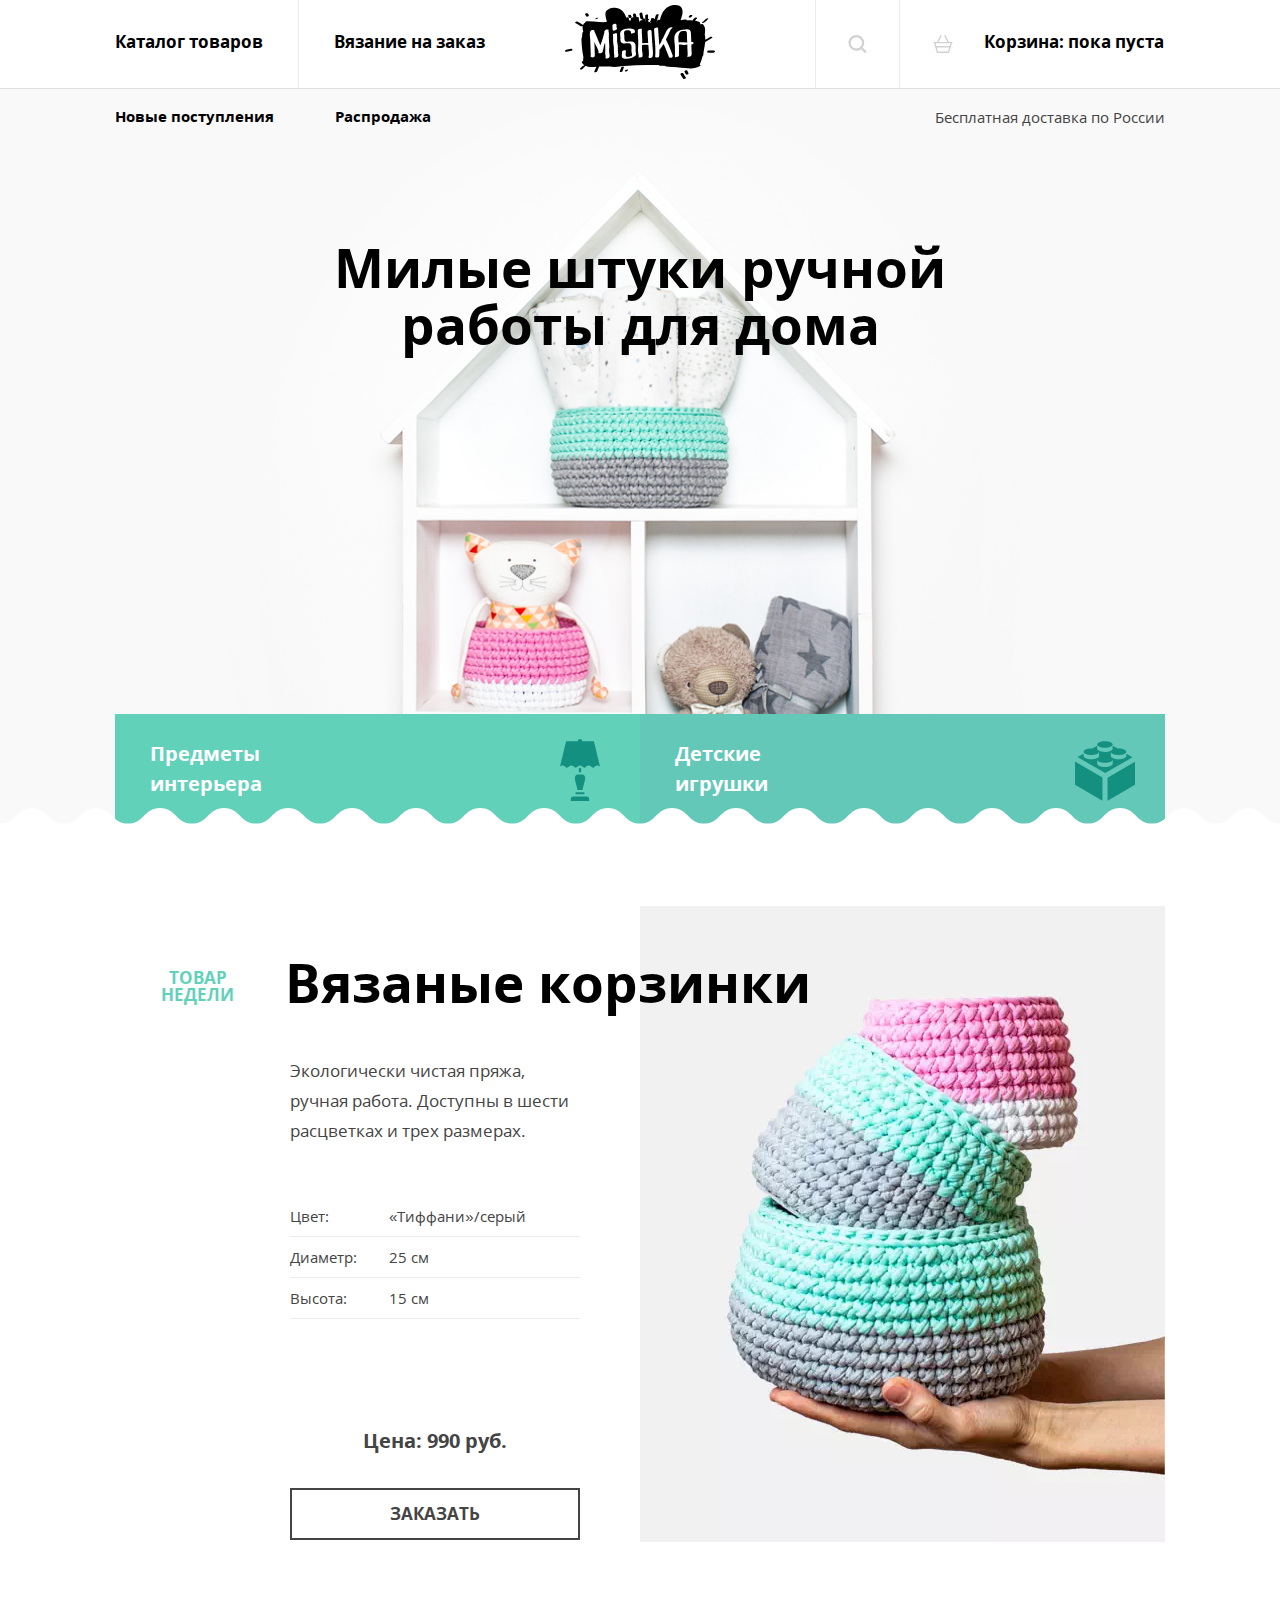
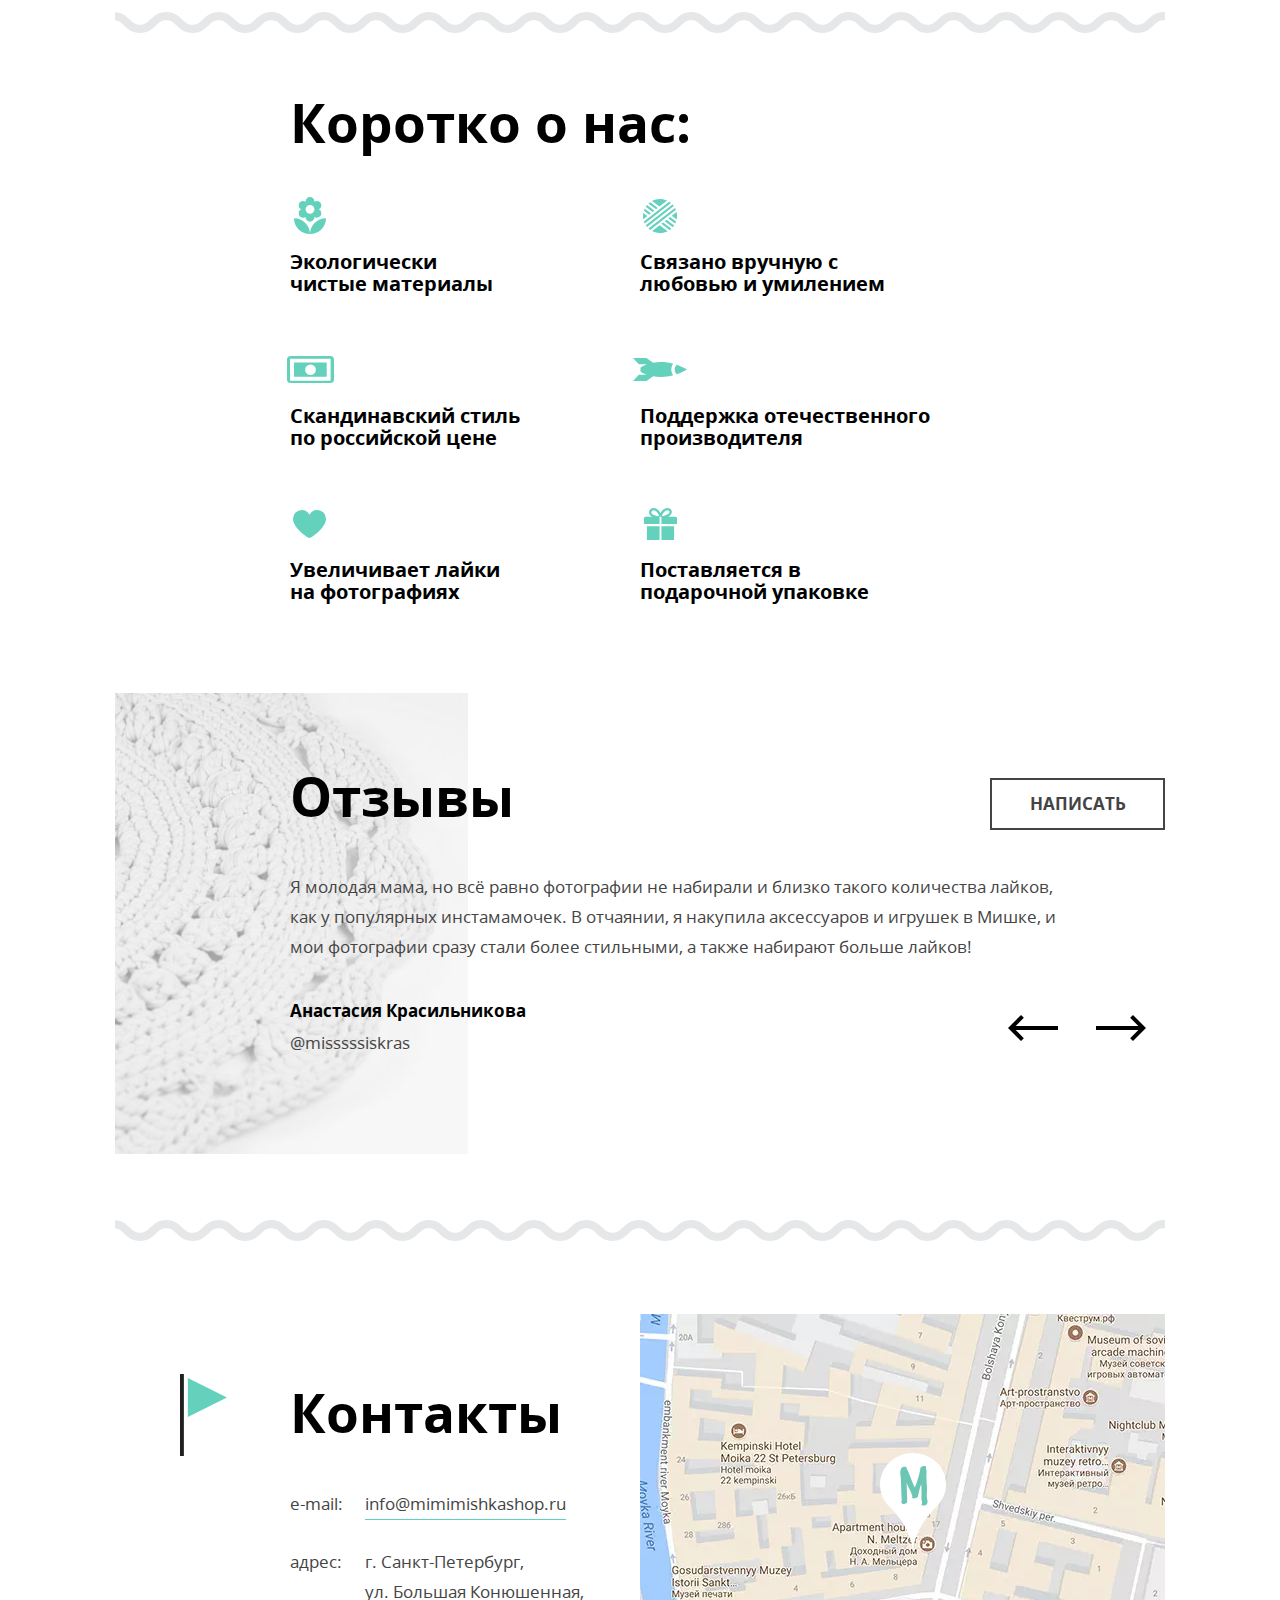
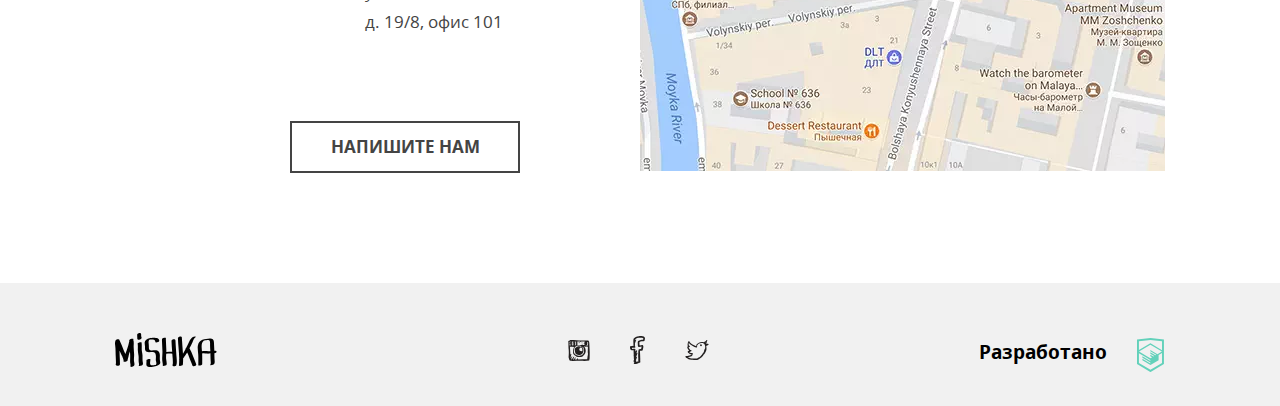
<file: index.html>
<!DOCTYPE html><html lang="ru"><head><meta charset="utf-8"><meta name="viewport" content="width=device-width,initial-scale=1"><title>Магазин «Мишка»</title><link rel="preload" href="fonts/opensans.woff2" as="font"><link rel="preload" href="fonts/opensansbold.woff2" as="font"><link rel="stylesheet" href="css/style.min.css"></head><body><div class="hidden"><svg xmlns="http://www.w3.org/2000/svg"><symbol id="htmlacademy"><path d="M13.62.017L13.472 0 0 1.412v24.661l13.473 8.017 13.43-7.99.042-.025V1.412L13.62.017zm11.399 12.11L13.495 5.334l-.001-.104-.087.05-.088-.056v.109L1.925 12.118V3.147l11.548-1.212L25.02 3.147v8.98zm-11.614-5.34L24.923 13.5l-4.479 2.64-7.093-4.221-.014 1.415 5.904 3.513-.86.507-5.03-2.992-.014 1.415 3.827 2.275-.782.523-3.031-1.787-.014 1.413 1.853 1.091-1.8 1.081-11.356-6.751 11.371-6.835zm-11.48 8.34l11.411 6.791.016 1.044-7.942-4.728-.015 1.416 7.979 4.795.018 1.076-7.973-4.74-.013 1.414 8.021 4.822.046.025 8.143-4.872-.011-5.177 3.415-2.036v10.021L13.472 31.85 1.925 24.979v-9.852z"></path></symbol><symbol id="icon-cart" viewbox="264.205 370.961 20.294 18.849"><path d="M283.75 378.19h-3.151l-3.407-6.814a.75.75 0 1 0-1.341.671l3.071 6.143h-9.138l3.072-6.143a.75.75 0 0 0-1.341-.671l-3.407 6.814h-3.151a.75.75 0 0 0 0 1.5h.157l.855 2.991a.737.737 0 0 0-.316.595c0 .396.309.71.697.739l1.656 5.795h12.697l1.656-5.795a.745.745 0 0 0 .698-.739.738.738 0 0 0-.316-.596l.854-2.991h.157a.75.75 0 1 0-.002-1.499zm-4.181 10.121h-10.433l-1.224-4.284h12.881l-1.224 4.284zm1.653-5.785h-13.739l-.81-2.836h15.359l-.81 2.836z"></path></symbol><symbol id="icon-fb" viewbox="56.519 49.996 14.962 27.718"><path d="M68.181 55.188c1.026.029 1.993 0 2.681-.3.391-.818.556-1.854.619-2.989-.19-.015-.062-.337-.207-.399-.029-.202-.278-.195-.309-.398-.277-.165-.457-.422-.723-.598-.727-.162-1.44-.335-2.164-.499-.849.044-1.895-.103-2.58.1-2.619-.04-3.997 1.12-5.259 2.392-.023.078-.003.197-.105.199-.574 1.587-.125 3.621-.204 5.581.099.436.107.958.204 1.395-.998.296-2.212.387-3.402.499-.317.324-.178 1.089-.206 1.693.085.583.278 1.06.413 1.595.211.193.596.396.825.498.065.029.071.082.103.1.506.268 1.451.008 2.268.1-.136 1.978.256 3.915 0 5.68.007.327.295.382.208.798-.001.963-.067 1.99.208 2.69-.287.455-.497.982-.415 1.794.122.016.114.157.105.299-.075.47.643.175.515.698.162.456-.428.184-.413.498v.896c.53.285 1.462.182 2.268.199.908-.419 2.188-.479 2.785-1.196.459.235.916-.014 1.238-.199-.018-.315.273-.333.205-.698-.004-.328-.173-.496-.103-.896v-2.89c-.206-2.293-.048-4.938-.309-7.176.888-.105 1.917-.075 2.578-.398.357-.451.377-1.23.516-1.895.177-.226.221-.583.206-.996.19-.213.068-.729.104-1.096-.141-.595-.168-1.3-.825-1.39-.884-.235-2.043.595-2.991.299.049-1.134-.293-2.342 0-3.388.746-.181 1.446-.4 2.166-.602zm-3.818 4.783c.117.254.254.486.414.698.079.022.203.003.205.101a10.319 10.319 0 0 0 3.096-.299c0 .998-.271 1.733-.518 2.492-.662.045-1.467.3-1.958.198-.276.165-.372.506-.62.698-.049.441.142.495 0 .797-.201.137-.055.611-.205.796v1.496c.085.281-.146.258-.104.497v3.488c-.085.281.146.258.104.498v2.989c.063.271-.132.791.103.896-.07.364-.412-.021-.824.1-.528.122-.926.369-1.548.4.117-.353.32-.622.311-1.097.049-.381-.365-.312-.516-.49.193-.644.562-1.117.722-1.793.197-.515.714-1.298.31-1.794-.522-.105-.521.293-.826.398-.022.077-.002.196-.103.199-.023.077-.003.196-.103.199.01.12-.151.062 0 0 .022-.078.002-.197.103-.199.023-.077.002-.197.103-.199v-.299c.368-.575.67-1.214.826-1.993.191-.28.283-.656.412-.997.156-.262.34-.869.104-1.195-.517.033-.796.295-.93.697-.32-.189.161-.434.104-.697.138-.231.169-.566.309-.797.202-.413.564-1.304 0-1.596-.438-.023-.612.207-.723.498-.214.191-.43.383-.516.698-.373-.07-.143-.727-.206-1.097-.067-.52.122-.899 0-1.195-.56-.799-2.026-.105-3.197-.299-.108-.307-.222-.984-.104-1.195 1.045-.088 2.479.201 3.197-.199.024-.078.003-.197.104-.199.094-.723-.271-1-.515-1.396.232-.806.04-2.02.104-2.989.233-.141.328-.414.515-.598.112-.955.673-1.476.722-2.49-.273.001-.607-.055-.619.199-.302-.114-.382.479-.515.199-.112-.541.246-.626.309-.997.599-.418 1.212-.82 1.856-1.195 1.741-.244 4.648-.449 6.086.198.051.616-.287.854-.207 1.496h-1.546c-1.092.24-1.987.672-2.991.997-.24.066-.276.331-.516.398-.036.396-.225.646-.311.996-.079 1.431.133 2.589.102 3.978z"></path></symbol><symbol id="icon-flag" viewbox="-11.34 -28.346 46.68 81.691"><path d="M-3.561-24.455v38.9l38.9-19.451-38.9-19.449zm-7.779 77.801v-81.691h3.805v81.691h-3.805z"></path><path fill="#231F20" d="M-11.34-28.346h3.805v81.691h-3.805z"></path></symbol><symbol id="icon-insta" viewbox="53.115 53.19 21.769 21.334"><path d="M74.881 65.336c-.013-2.395-.344-4.788-.303-7.135a37.854 37.854 0 0 0-.152-2.278c-.105-.3-.111-.699-.152-1.062-.26-.17-.222-.64-.456-.835-.423-.233-1.201-.114-1.744-.22-.657-.026-1.254-.115-1.899-.153-1.936-.101-3.973-.076-5.996-.076-2.001 0-3.954-.145-5.695-.379h-2.202c-.097.004-.105.098-.227.076-.599.034-1.077.188-1.595.303-.21.119-.421.235-.683.304-.136.192-.513.145-.607.379-.186.212.185.451 0 .607v.911c.173.13.027.58.075.835v.987c-.017 1.281.134 2.397.076 3.72.467 2.762.374 6.537.076 9.413.155.579.363 1.105.455 1.746.256.479.335 1.133.683 1.52.502.206 1.233.186 1.898.229.383.098.667.293 1.14.3 2.843-.21 5.496-.154 8.427-.229 2.704.24 5.802.188 8.275-.228.195-.134.128-.529.228-.76-.056-.385.207-.449.228-.759.131-2.395.164-4.789.15-7.216zm-12.982-6.225c.757-.153 1.48-.341 2.429-.304.71.076 1.287.283 1.897.456.116.184-.243.547.153.684v.076c.059.017.149.002.151.076.445.035.794.167 1.063.379.45.055.536.476 1.138.3-.091.213-.084.524-.075.835.324 1.183.475 2.81.303 4.252-.164.163-.215.442-.303.683-.311.322-.481.785-.836 1.062-.095.236-.25.408-.454.533-.116.213-.206.452-.457.53-.298.163-.577.011-.834-.076-.446.162-.904.312-1.215.607-.816-.096-1.648-.175-2.43-.304-.242-.139-.487-.273-.835-.305a1.997 1.997 0 0 0-.836-.455c-.101-.127-.337-.118-.455-.229-.198-.029-.229-.227-.456-.229-.118-.412-.443-.618-.532-1.062-.226-.331-.308-.805-.455-1.215-.043-1.434.091-2.692.379-3.796.346-.591.779-1.094 1.138-1.67.249.021.365-.09.38-.304.306.053.434-.072.684-.075.257.008.269-.309.458-.449zm-1.67-2.733c-.117-.263-.066-.691-.075-1.062-.007-.285.278-.279.304-.532-.003-.074-.093-.059-.152-.076.126-.146.701-.097.834 0 .132.537-.354.455-.531.684.011.167.322.032.456.076.029.854-.059 1.496 0 2.202h-.456c-.007.234.229.226.456.228-.059.286.092.363.075.607-.226.153-.716.042-1.062.075-.103-.594.235-1.375.151-2.202zm-.683-1.594c.088-.013.134.016.151.076.179.253.01.683-.076.911-.173-.179-.026-.682-.075-.987zm.152 1.822c-.132-.069-.168-.237-.152-.456.132.071.167.238.152.456zm0 1.367c-.058.139-.082-.045-.076-.152.058-.139.081.045.076.152zm-.152.228c.175-.024.084.219.228.227-.009.193-.283.179-.38.077.039-.112.113-.193.152-.304zm-2.354-1.216c.006-.108.013-.214-.076-.228-.073-.733.13-1.415 0-1.973.25-.155.769-.042 1.139-.077v1.139c-.088.064-.203.101-.379.077-.054.28.324.131.379.304.008.853-.056 1.777.152 2.429-.565-.059-.906.107-1.442.076.097-.612-.019-1.435.531-1.594-.012-.141-.257-.047-.304-.153zm-.531 0c-.204.021-.217-.534-.077-.607.328.006.249.501.077.607zm-.152.988c.077-.312.034-.304.075-.683.228.013.26.77-.075.683zm.228-2.05c-.263.054-.273-.266-.153-.38.263-.053.272.267.153.38zm0-1.139c.033.159-.052.201-.076.304-.176.023-.084-.219-.229-.229.025-.102.191-.062.305-.075zm-.228 3.721c.148-.031.11.345-.076.227a.363.363 0 0 0 .076-.227zm-.684-3.721c.029.259-.438.32-.379 0h.379zm-.987.076c-.034.219-.326.179-.379.379-.214-.17.084-.468.379-.379zm-.455.759c.226-.205.451-.41.684-.607-.021-.123.071-.131.076-.228h.229c.102.381-.261.296-.305.531.021.122-.072.131-.075.227.02.335.121.588.075.988-.27.008-.276.28-.607.227.022-.428-.135-.674-.077-1.138zm.076 3.265V57.29c.195-.185.396-.364.607-.532.295.489.179 1.392.455 1.897-.275.157-.75.111-1.062.229zM72.68 69.968c-.109.954-.158 1.968-.379 2.809-2.89.123-6.02.005-8.883.153-.199.045-.273-.031-.229-.229-.253 0-.258.247-.531.229.201-.336.438-.898.151-1.291-.797.013-.797.821-1.138 1.291-.686-.053-1.137.127-1.823.075.18-.705.75-1.021.911-1.745-.395-.55-.989.138-1.214.455-.204.48-.557.81-.76 1.29H57.8c.238-.469.489-.926.759-1.366.171-.512.625-.741.683-1.367-.157-.28-.42-.029-.683 0-.123.182-.272.335-.38.531-.232.376-.501.714-.684 1.14-.181.208-.335.003-.53.227-.389.271-.581.736-.988.987-.174-.06.039-.356.153-.38.045-.181-.096-.55.075-.607.063-.366.212-.647.379-.91.119-.742.521-1.199.684-1.898-.559.099-.674.643-.988.987-.212.445-.542.772-.683 1.291-.174-.131-.028-.58-.076-.836.122-.586.298-1.119.38-1.746.133-.22.173-.535.228-.834.168-.209.046-.61-.077-.761-.226.027-.374.133-.455.304-.192-.032-.193.506-.304.304-.045-2.587-.451-4.812-.456-7.438.026-.331-.183-.424-.228-.685 1.629.028 3.121.091 4.783.229-.089.139-.199.257-.304.379-.144.07-.226.173-.378.304-.604 1.653-.975 3.984-.607 6.15.229.58.589 1.029.986 1.441.907.485 1.635 1.149 2.506 1.671 1.701.361 3.84.369 5.541 0 .236-.12.484-.226.685-.38 1.364-1.242 2.753-2.459 2.961-4.859v-1.367c-.197-1.598-.688-2.905-1.747-3.644.331-.22 1.099.043 1.67.076.223.013.447.014.684 0 .408-.024.928-.055 1.443 0 .144.187.113.544.228.76-.062 1.684-.192 3.3-.152 5.087.103.454.127.986.229 1.441-.091.973-.237 1.89-.457 2.732zm.379-11.16c-.639-.12-1.232-.284-1.897-.379.072-.333.799-.01.987-.228.385-.223.295-.92.304-1.51.032-.348.114-.644.076-1.063-.401-.951-1.783-.421-2.886-.455-.225.718-.47 1.8-.304 2.657.169.49 1.024.292 1.519.456-.14.332-.688.057-.987.076-.296-.083-.707-.052-.986-.151-2.285.078-4.284.004-6.529.151.117-1.248.063-2.465-.076-3.645h3.112c-.344.364-.912.507-1.29.835-.44.244-.861.505-1.139.911.249.134.535-.245.759-.379.355-.074.479-.381.835-.455.423-.438 1.096-.625 1.67-.912.378-.022.697.013.987.077 1.283.007 2.456.126 3.796.076.614.145 1.45.069 1.974.304.107.298.231.579.305.911.008.986-.149 1.816-.23 2.723zm-5.845-3.72c.11-.047-.009-.092 0 0zm0 0c-.529.154-1.019.348-1.367.682.484-.198 1.059-.306 1.367-.682zm1.062.607c.111-.047-.007-.091 0 0zm-1.746.911c.727-.158 1.181-.591 1.746-.911-.437.019-.592.32-.987.379-.215.217-.6.26-.759.532zm-.683-.835c-.111.047.007.092 0 0zm-.683.607c.11-.046-.008-.092 0 0zm-.075.076c.063.014.07-.03.075-.076-.064-.014-.072.03-.075.076zm-.077.076c.064.014.072-.03.077-.076-.067-.013-.072.029-.077.076zm-.834.608c.346-.134.613-.348.834-.607a2.018 2.018 0 0 0-.834.607zm2.276.987c.533-.049.749-.416 1.215-.531.284-.298.784-.381.987-.76-.56.023-.766.399-1.216.531-.284.297-.751.413-.986.76zm-2.276-.987c-.317-.074-.016.227 0 0zm-.533.379c.021.021.115-.037.076-.077-.021-.02-.116.038-.076.077zm2.809.608c-.11.047.007.091 0 0zm-1.14 1.821c-.223-.231-.676-.233-.986-.379-.697-.038-1.223.093-1.746.229-.304.151-.607.304-.91.454-.266.166-.444.417-.76.532-.205.225-.352.51-.684.607-.004.223-.173.281-.304.379-.089.115-.094.312-.227.381-.007.12.036.29-.076.303.108 1.512.291 2.948.683 4.177.287.623.975.846 1.442 1.29.589.297 1.328.444 2.126.531.277-.052.553-.105.911-.076a5.088 5.088 0 0 0 2.81-1.441c.1-.281.252-.508.455-.684-.254-.671.293-1.098.455-1.59.002-1.344-.201-2.48-.607-3.415-.256-.579-.92-.751-1.366-1.139-.059-.018-.15-.003-.151-.077-.269-.136-.733-.239-1.065-.082zm-3.415 4.327c-.113-.063-.109-.244-.152-.379.256-.078.118.237.152.379zm.076.305c.041-.117.079-.006.076.075-.04.118-.079.005-.076-.075zm.456-2.051c.015-.086.075-.042.075 0-.014.087-.075.043-.075 0zm1.67-2.125c-.203.258.041.576.077.836-.305-.039-.574-.887-.077-.836zm.379 3.948c-.04-.038.055-.097.076-.076.04.038-.054.097-.076.076zm.759 2.884c.034-.109.066.008.152 0-.018.097-.15.077-.152 0zm2.201-2.581c-.233-.057-.145.208-.379.152.069-.159.118-.338.229-.455.134.019.172.13.15.303zm-1.137-3.796c.211.119.441.217.606.381.085.219.243.363.38.529.058.778.179 1.492.151 2.354-.257.099-.438.271-.683.381-.78-.006-1.358-.212-1.897-.456-.171-.259-.355-.505-.532-.759v-1.062c.17-.185.319-.391.456-.607.228-.127.508-.201.454-.607-.038-.062-.078-.124-.075-.229.158.045.245.159.379.229.323.017.41-.2.761-.154z"></path></symbol><symbol id="icon-interior" viewbox="-259.404 -19.675 40.219 62.411"><path d="M-244.227 18.283c-.286.966-.245 2.191.027 3.639.494 2.635 1.687 6.041 2.358 9.67h5.062c.696-3.641 1.949-7.05 2.471-9.683.287-1.445.33-2.66.041-3.617-.275-.899-.89-1.618-2.021-2.303h-5.997c-1.075.679-1.674 1.391-1.941 2.294zm11.832 19.995h-13.799c-1.293 0-2.299.976-2.299 2.229v2.229h18.397v-2.229c0-1.253-1.006-2.229-2.299-2.229zm7.133-55.724h-11.732c0-1.244-1.015-2.229-2.3-2.229-1.283 0-2.3.985-2.3 2.229h-11.737l-6.073 25.517c.794-.461 1.589-.992 2.632-.992 1.359 0 2.243.818 2.924 1.375.682.557 1.162.849 1.447.849.292.001.769-.287 1.451-.836.681-.548 1.564-1.358 2.915-1.358 1.349 0 2.237.806 2.919 1.354.684.549 1.161.84 1.451.84.146 0 .338-.073.58-.214.242-.141.53-.353.872-.626.512-.411 1.139-.967 1.99-1.218.284-.085.593-.136.93-.136 1.347 0 2.238.805 2.92 1.354.683.548 1.159.84 1.451.84.287-.002.766-.296 1.445-.85.684-.554 1.571-1.367 2.925-1.367 1.356 0 2.239.817 2.919 1.371.342.276.631.489.872.631.24.143.431.214.575.214.288 0 .762-.293 1.442-.854.68-.559 1.567-1.384 2.929-1.384 1.044 0 1.839.533 2.632.997l-6.079-25.507zm-10.619 51.266h-6.864c-.657 0-1.15.479-1.15 1.115 0 .635.493 1.113 1.15 1.113h6.9c.655 0 1.15-.479 1.15-1.113 0-.636-.495-1.115-1.15-1.115h-.036zm-3.414-24.484c-.146 0-.338.074-.58.213-.157.094-.37.261-.57.41v3.731h2.299V9.959c-.505-.378-.908-.623-1.149-.623z"></path></symbol><symbol id="icon-left-arrow"><path d="M50 11.002H7.659l8.174-8.174L13.005 0 0 12.998l.003.003-.003.004 13.005 12.998 2.828-2.828-8.172-8.173H50z"></path></symbol><symbol id="icon-mail" viewbox="0 0 32 32"><path d="M28 5H4a4 4 0 0 0-4 4v13a4 4 0 0 0 4 4h24a4 4 0 0 0 4-4V9a4 4 0 0 0-4-4zM2 10.25l6.999 5.25L2 20.75v-10.5zM30 22c0 1.104-.898 2-2 2H4c-1.103 0-2-.896-2-2l7.832-5.875 4.368 3.277a3 3 0 0 0 3.599 0l4.369-3.277L30 22zm0-1.25l-7-5.25 7-5.25v10.5zm-12.801-2.148c-.35.263-.763.4-1.199.4s-.851-.139-1.2-.4L10.665 15.5l-.833-.625L2 9.001V9c0-1.103.897-2 2-2h24c1.102 0 2 .897 2 2l-12.801 9.602z"></path></symbol><symbol id="icon-phone" viewbox="0 0 24.829 24.333"><path d="M17.321 24.333h-1.115c-4.904-.58-8.497-2.857-11.11-5.772C2.473 15.637.402 11.875 0 6.817V5.459c.091-.921.544-1.55 1.067-2.086.65-.666 1.63-1.522 2.522-1.553.659-.022 1.78.451 2.232 1.066.388.53.595 1.59.775 2.378.185.797.6 1.95.485 2.717-.176 1.196-1.764 1.703-2.231 2.572 1.551 3.721 4.089 6.456 7.472 8.345.847-.465 1.595-1.864 2.767-1.892.428-.012.972.209 1.406.34.477.143.891.326 1.311.484.705.266 1.957.621 2.378 1.213.433.61.681 1.608.581 2.231-.194 1.234-2.227 2.603-3.444 3.059zM12.529 1.528c5.949 0 10.771 4.822 10.771 10.771h1.529C24.829 5.507 19.323 0 12.529 0v1.528z"></path><path d="M12.529 9.327v1.552a1.42 1.42 0 0 1 1.421 1.42h1.553a2.973 2.973 0 0 0-2.974-2.972zM12.529 6.246a6.054 6.054 0 0 1 6.056 6.054h1.588a7.642 7.642 0 0 0-7.644-7.641v1.587z"></path></symbol><symbol id="icon-right-arrow"><path d="M0 11.002h42.341l-8.175-8.174L36.995 0 50 12.998l-.004.003.004.004-13.005 12.998-2.829-2.828 8.173-8.173H0z"></path></symbol><symbol id="icon-search" viewbox="-0.8 -0.8 17.6 17.6"><path d="M16.47 14.93l-3.415-3.415A7.67 7.67 0 0 0 14.6 6.899C14.6 2.646 11.153-.8 6.9-.8S-.8 2.646-.8 6.899s3.446 7.7 7.699 7.7c1.734 0 3.326-.58 4.613-1.546l3.417 3.416c.203.202.418.33.771.33a1.1 1.1 0 0 0 1.1-1.1c0-.24-.061-.499-.33-.769zM1.399 6.899a5.5 5.5 0 1 1 11 0c0 3.038-2.462 5.5-5.5 5.5s-5.5-2.461-5.5-5.5z"></path></symbol><symbol id="icon-tick"><path d="M32.666 1.414L31.252 0 11.338 19.914 1.414 9.989 0 11.403l9.924 9.925 1.414 1.414h.001l1.414-1.414h-.001z"></path></symbol><symbol id="icon-toy" viewbox="226.001 226.19 60 59.62"><path d="M226.001 269.871l27.438 15.934v-23.346l-27.438-15.94v23.352zm51.346-31.244v2.453c0 1.817-3.458 3.29-7.73 3.29-4.266 0-7.727-1.473-7.727-3.29v-4.059h.024c.26 1.714 3.604 3.073 7.702 3.073 4.272 0 7.729-1.474 7.729-3.285 0-1.819-3.457-3.289-7.729-3.289-.339 0-.675.01-1.002.03l-4.975-2.888v3.086c0 1.817-3.454 3.29-7.723 3.29-2.683 0-5.045-.583-6.433-1.467a3.928 3.928 0 0 0-.732-.586c-.363-.381-.565-.797-.565-1.236v-2.986l-4.807 2.792a21.384 21.384 0 0 0-1.054-.033c-4.267 0-7.727 1.469-7.727 3.289 0 1.811 3.46 3.285 7.727 3.285 4.099 0 7.446-1.358 7.705-3.073h.022v4.059c0 1.817-3.455 3.29-7.727 3.29-4.267 0-7.727-1.473-7.727-3.29v-2.42l-5.952 3.452 27.531 15.986 27.351-15.882-6.181-3.591zm-13.644 10.166c0 1.817-3.46 3.287-7.727 3.287-4.269 0-7.729-1.47-7.729-3.287v-4.059h.024c.26 1.715 3.603 3.076 7.705 3.076 4.101 0 7.443-1.361 7.705-3.076h.021v4.059h.001zm-5.145 13.873v23.144L286 269.871v-23.144l-27.442 15.939zm-2.641-29.904c4.269 0 7.723-1.47 7.723-3.286 0-1.814-3.454-3.287-7.723-3.287-4.27 0-7.729 1.472-7.729 3.287-.001 1.816 3.459 3.286 7.729 3.286"></path></symbol><symbol id="icon-twitter" viewbox="52.253 53.771 23.494 20.168"><path d="M75.706 57.855c-.227-.366-.909-.277-1.407-.371h-1.112c.142-.353.343-.646.52-.963.056-.438.254-.734.223-1.26.129-.167.176-.417.296-.593.104-.144.242-.477.074-.667-.051-.221-.295-.249-.593-.222a.515.515 0 0 0-.222.148c-.448.433-.778 1.014-1.261 1.408-.009.008-.062 0-.074 0-.087.005-.033.046-.075.074-.146.098-.257.152-.369.223-.284.176-.547.445-.891.519-.529-.211-1.156-.326-1.852-.37-1.157.102-2.303.215-3.038.741-.911.35-1.477 1.042-2.149 1.63-.049.32-.342.398-.37.741-.005.045-.012.088-.073.074.043.241-.051.345-.074.519-.001.133.199.431 0 .52-.822-.12-1.485-.63-2.149-.964-.718-.36-1.468-.604-2.074-1.111-.716-.322-1.26-.816-1.778-1.334-.208-.312-.542-.496-.667-.89-.379-.164-.175-.912-.741-.889-.315-.043-.345.199-.444.37-.07.227-.361.232-.371.519-.004.046-.011.088-.074.075-.17 1.089-.527 1.992-.519 3.26.129.415.35.738.593 1.038-.418.051-.716.222-.89.519-.06 1.073.378 1.647.742 2.297.134.384.352.685.593.963.017.229.206.288.296.445.019.105.123.125.149.223-.04.105.289.18.073.221-.413.131-1.016.07-1.259.371-.109.279-.109.833 0 1.111.034.237.282.262.296.519.499.417 1.082.747 1.631 1.112.574.166 1.211.271 1.852.37-.102.343-.338.551-.593.741-.78.381-1.849.474-2.742.74-.555.038-.956.23-1.556.223-.333.127-.854.075-1.112.223-.122.068-.102.096-.222.221-.134.412.111.74.444.89-.005.253.219.276.371.371.089.183.254.29.445.37.544.468 1.268.759 1.927 1.112.83.183 1.648.376 2.52.519.896.116 1.901.124 2.816.222h.963c.511.132 1.23.054 1.853.074.095-.102.322-.073.519-.074.522-.269 1.196-.385 1.631-.74.574-.241.989-.642 1.557-.89.866-.765 1.937-1.324 2.519-2.37.205-.189.351-.438.445-.74.265-.156.385-.454.593-.667.404-.41.706-.924 1.037-1.4.319-.496.576-1.054.89-1.556-.01-.405.306-.484.296-.89.193-.226.177-.662.371-.88-.033-.255.029-.415.074-.594.047-1.281-.047-2.422-.297-3.407.588-.155 1.181-.302 1.631-.593.52-.206.993-.603.808-1.281zm-3.408 4.076c-.153.859-.615 1.41-1.038 2.001.059.379-.104.538-.073.889a4.303 4.303 0 0 0-.371 1.037c-.203.267-.332.606-.519.89-.366.548-.777 1.051-1.186 1.557-.378.56-.912.965-1.334 1.481-.42.493-.942.885-1.407 1.334-.474.17-.89.396-1.26.667a5.06 5.06 0 0 0-.667.296c-.177.146-.499.145-.668.29-1.086.147-2.3.17-3.555.148-1.031-.105-2.115-.159-3.039-.371-.922-.189-1.511-.712-2.297-1.037.153-.242.634-.154.963-.222.031-.166.394-.003.444-.149.257.06.285-.109.52-.07.563-.201 1.23-.302 1.705-.593.282-.138.406-.434.667-.593.033-.189.104-.341.222-.444.047-.275.201-.441.148-.815.111-.21.299-.343.296-.667-.074-.147-.128-.316-.296-.371-.026-.196-.377-.067-.444-.222-.255.032-.416-.029-.593-.075-.154-.043-.487.092-.519-.073-.842-.023-1.3-.43-1.853-.74.431-.262 1.032-.353 1.333-.742.516-.076 1.058-.129 1.112-.666 0-.717-.771-.661-1.333-.815-.773-.66-1.194-1.672-1.779-2.52.238-.157.564-.226.741-.444.454.058.54-.251.667-.52.019-.488-.333-.605-.593-.815a3.49 3.49 0 0 1-.667-.74c-.003-.818-.021-1.652.074-2.372.063-.014.07.029.074.074.227.441.559.775.815 1.186.532.357.925.853 1.556 1.112.452.413 1.108.621 1.557 1.038.601.263 1.158.57 1.704.889.669.194 1.056.673 2.001.593.198-.098.394-.199.593-.297.258-.456-.059-1.079.147-1.63.255-.659.797-1.031 1.26-1.481.29-.155.555-.335.815-.519.347-.098.675-.216.964-.37a6.223 6.223 0 0 0 1.037-.148h1.26c.244.052.475.119.74.148.209.137.38.313.666.371.789.693 1.271 1.696 1.409 3.039-.122.484.053.873.001 1.481zm.296-5.632c-.129.34-.23.707-.593.815-.017-.105-.122-.125-.147-.222-.012-.209.209-.186.296-.296.162-.085.245-.248.444-.297-.007-.09.108-.046 0 0zm-5.484 3.038c.163.135.284.31.519.371.101.221.314.327.594.37.047-.15.346-.049.37-.222.174-.023.166-.229.296-.297-.018-.55-.129-1.006-.37-1.333-.758-.423-1.676.039-1.409 1.111z"></path></symbol><symbol id="icon-video"><path d="M26 15l6-4v16l-6-4v-8zm-2 0v8a4 4 0 0 1-4 4H4a4 4 0 0 1-4-4v-8a4 4 0 0 1 4-4h10a2 2 0 0 1 2-2V7H5a1 1 0 1 1 0-2h12a1 1 0 0 1 1 1v3a2 2 0 0 1 2 2 4 4 0 0 1 4 4zm-12 0H4v8h8v-8zm8 1a1 1 0 0 0-1-1h-4a1 1 0 1 0 0 2h4a1 1 0 0 0 1-1z"></path></symbol><symbol id="logo-desktop"><path d="M143.165 31.397c-1.481 1.055-3.053 1.942-4.657 2.777.037-1.747-.119-3.465-.591-5.127.051-.333.102-.667.145-1.002.375-3.005.657-7.122-2.003-9.224-.335-.265-1.249-.035-1.922.274a4.64 4.64 0 0 0-.496-.415 14.922 14.922 0 0 1-.229-.735c-.035-.12-.168-.188-.36-.215.285-.383.263-.818-.419-1.092a18.59 18.59 0 0 0-1.143-.413c-.067-.072-.126-.096-.172-.058l-.006.003c-.938-.3-1.893-.533-2.859-.705.138-.331.396-.813.552-1 .132-.157.279-.3.429-.439.062-.057.125-.111.188-.165l.069-.061.084-.062c.38-.288.846-.865.221-1.202-.57-.307-1.507-.142-2.007.238-.863.655-1.626 1.379-2.092 2.361-2.01-.169-4.05-.155-6.079-.078a.757.757 0 0 0 .141-.25c.184-.585-.908-.525-1.188-.488-1.562.205-3.125.407-4.688.604 1.367-3.773 3.083-8.578 1.001-12.264-1.19-2.106-3.906-2.579-6.098-2.652-2.436-.081-4.898.461-7.036 1.636-4.762 2.618-7.11 7.71-8.21 13.138-.497-.657-2.301-.425-2.645.468-.124.32-.229.645-.327.972-.16.174-.282.386-.345.637-.015.056-.027.111-.041.167l-.196.007c.02-.104.041-.207.064-.31.146-.109.247-.232.28-.366.574-2.296 1.156-4.588 1.948-6.82.269-.756-2.511-.399-2.804.426a51.17 51.17 0 0 0-1.12 3.622c-.165.078-.356.187-.425.326-.017.034-.031.07-.047.104-.107-.093-.271-.151-.466-.178v-.959c0-.432-2.823-.034-2.823.757v1.568a2.329 2.329 0 0 0-.472.266l-.19.172a.373.373 0 0 0-.12.245c-.007.026-.013.053-.023.078-.017.022-.032.046-.052.066-.126.128-.184.335-.027.467.19.16.508.167.738.159.048-.002.097-.007.146-.011v.468a75.61 75.61 0 0 1-.675-.006l-.411-.051c-.021-.385-.676-.452-1.351-.328a.524.524 0 0 0-.001-.148 23.602 23.602 0 0 1-.229-1.79c.237-.079.471-.18.68-.313.159-.102.328-.224.328-.43v-.194c0-.18-.412-.204-.499-.208a2.849 2.849 0 0 0-.589.041c-.075-1.305-.081-2.615-.081-3.925 0-.84-2.824-.315-2.823.757 0 1.786.009 3.57.193 5.343a2.477 2.477 0 0 0-.27.009v-1.532c0-1.045-1.297-1.22-2.147-.809.313-.262.489-.622.37-1.039-.403-1.414-.778-2.827-.974-4.287-.188-1.394-3.017-.677-2.824.756.196 1.46.57 2.873.975 4.287.235.828 1.338.889 2.104.51-.227.196-.373.452-.373.76v.63c-.189-.098-.439-.16-.77-.16-1.057 0-1.671.885-1.4 1.477a41.915 41.915 0 0 1-.491-.083c-.382-1.248-.686-2.514-.714-3.83-.02-.942-1.27-1.049-2.108-.672a.571.571 0 0 0-.049-.168c-.385-.804-.567-1.674-.78-2.533-.332-1.35-3.158-.601-2.823.756.157.638.3 1.281.519 1.898l-.056.014c-.3.081-.601.205-.854.387-.832.079-1.828.565-1.752 1.208.058.478.131.953.209 1.427-.546.091-1.092.177-1.639.26a11.905 11.905 0 0 1-.618-2.443c-.131-.924-1.555-.854-2.332-.26-.774-2.062-1.796-4.019-3.122-5.761-2.621-3.439-7.097-4.613-11.242-3.794-1.9.376-3.735 1.184-5.043 2.646-1.21 1.353-1.352 3.089-1.17 4.805.158 1.493.61 4.005 1.584 5.976-.35-.012-.709.041-.949.139-.283.117-.561.248-.833.388a95.043 95.043 0 0 1-5.803-.07c-4.179-.194-8.301-.86-12.497-.742-.923.026-1.534.719-1.465 1.262-1.046.502-1.733 1.315-2.143 2.287-1.732-1.15-3.479-2.266-5.335-3.211-.689-.351-3.3.707-2.285 1.224 1.84.938 3.561 2.072 5.278 3.216.512.341 1.32.133 1.842-.07.03-.012.09-.039.165-.077-.306 1.44-.157 3.067.241 4.493.03.11.093.198.172.27a9.289 9.289 0 0 0-.007 1.015l-.002.165c-.4.189-.712.48-.76.839a37.38 37.38 0 0 0-.305 4.229c-.272.199-.462.469-.485.798-.233 3.345.037 6.652.467 9.95.185 2.694.69 5.344 1.172 7.999.058.416.113.832.167 1.249-.265 1.133-.398 2.395-.237 3.482-.881.171-1.729.866-1.233 1.617.765 1.158 1.644 2.018 2.606 2.649-.633-.103-1.42.11-1.871.555-.818.809-1.715 1.531-2.533 2.339-.429.424-.314.935.289 1.078.651.155 1.516-.06 1.997-.535.817-.808 1.715-1.531 2.533-2.339.248-.245.308-.517.204-.731 3.21 1.735 7.235 1.27 11.114.943-.882 1.589-1.542 3.273-2.17 4.997-.262.719 2.507.373 2.801-.436.61-1.675 1.237-3.343 2.103-4.895 3.741.117 7.479.122 11.215.051.149.182.416.305.746.336 3.27.311 6.489-.096 9.688-.699 4.789-.229 9.577-.525 14.366-.809 7.527-.186 15.056-.346 22.587-.32.1.109.204.215.314.318.272.256.621.345.979.33.062.009.128.016.199.019a69.72 69.72 0 0 1 2.141.145c.156.04.341.059.559.046h.005c.782.067 1.563.14 2.346.208.171.214.497.342.792.361 3.804.25 7.612.522 11.423.703.14.229.536.34.82.343 7.067.06 15.278 2.804 21.558-1.736.501-.362.273-.877-.264-.984a1.992 1.992 0 0 0-.326-.034c.008-.016.018-.03.023-.045a60.72 60.72 0 0 0 2.945-8.552c.365-.198.632-.494.646-.86.049-1.189.188-2.406.371-3.639a63.27 63.27 0 0 0 .441-2.66c.387-2.169.806-4.367 1.018-6.541 2.28-1.147 4.538-2.335 6.622-3.819 1.565-1.117-.784-1.883-1.832-1.137zm-55.33-15.046a1.13 1.13 0 0 0-.134.123c.073-.312.149-.623.228-.934h.111c-.068.27-.138.541-.205.811z"></path><path d="M63.261 12.626c.127.196.562.217.753.217.377.001.759-.083 1.106-.225.404-.166 1.101-.559.77-1.07-.363-.562-.609-1.19-.975-1.754-.127-.196-.562-.217-.754-.217a2.914 2.914 0 0 0-1.105.226c-.404.165-1.101.558-.77 1.069.363.562.61 1.191.975 1.754zm-42.578-1.719c.216.647 1.111.647 1.648.504.472-.127 1.39-.616 1.175-1.26-.208-.624-.433-1.293-.893-1.78-.479-.507-1.324-.417-1.902-.151-.412.19-1.177.838-.695 1.349.382.405.478.772.667 1.338zm9.977 2.988c.843 0 3.073-1.276 1.186-1.276-.843 0-3.074 1.276-1.186 1.276zm91.902-1.621c.346.072.717.032 1.055-.059.321-.086.7-.234.941-.477.355-.355.728-.729.962-1.178.104-.198.174-.399-.005-.587-.188-.197-.507-.245-.763-.251a2.695 2.695 0 0 0-1.106.22c-.252.106-.621.294-.756.553a2.964 2.964 0 0 1-.351.513l-.023.027a.578.578 0 0 0-.028.032c-.064.067-.13.133-.195.199-.158.158-.346.365-.279.614.063.241.333.349.548.394zm13.299 5.418c.631-.061 1.395-.246 1.894-.662 1.319-1.102 2.603-2.248 3.623-3.642.288-.393-1.049-.243-1.118-.23-.534.099-1.316.276-1.661.746-.949 1.296-2.164 2.349-3.391 3.374-.498.415.441.434.653.414zm10.879 27.077h-4.872c-.616 0-1.475.468-1.556 1.139-.09.739.754.922 1.304.922h4.871c.617 0 1.475-.468 1.557-1.139.09-.739-.754-.922-1.304-.922zM57.021 60.784c-.498.08-1.412.296-1.639.831a34.65 34.65 0 0 0-1.364 3.897c-.211.733 2.571.333 2.798-.451a34.575 34.575 0 0 1 1.363-3.897c.222-.527-.966-.412-1.158-.38zm4.581 2.591a3.893 3.893 0 0 0-1.029.152 3.87 3.87 0 0 0-.968.383c-.141.084-.338.2-.338.39a3.075 3.075 0 0 1-.021.346.755.755 0 0 1-.113.272c-.064.082-.108.179.018.253.196.114.502.083.712.062a4.713 4.713 0 0 0 1.099-.252c.243-.085.613-.207.795-.407.149-.164.241-.286.284-.501.035-.177.05-.349.05-.529-.001-.166-.422-.168-.489-.169zm55.05 3.676c-.354-.686-3.043.331-2.823.757.844 1.638 1.939 3.122 2.923 4.677.436.689 3.04-.414 2.823-.757-.982-1.554-2.079-3.039-2.923-4.677zm4.092-2.338c-.294-.588-1.067-.563-1.624-.414-.35.094-1.485.598-1.199 1.17l1.169 2.339c.294.588 1.068.562 1.624.414.35-.094 1.486-.598 1.199-1.171l-1.169-2.338zM5.668 43.105c-1.486.359-3.006.571-4.481.975-.537.146-1.342.641-1.16 1.318.181.675 1.128.709 1.664.562 1.476-.403 2.995-.615 4.482-.975.541-.13 1.338-.651 1.16-1.318-.185-.685-1.124-.692-1.665-.562z"></path><path d="M43.752 40.106c-.083-2.707-.514-5.396-.479-8.108.028-2.194.393-4.45-.363-6.554.047-.239.097-.477.141-.717.195-1.055-3.3-.497-3.849.468-.346.283-.523.621-.377.965.037.087.069.175.102.263-.662 3.233-1.584 6.364-2.645 9.498-.406 1.199-.896 2.37-1.31 3.565-.587-1.114-1.181-2.214-1.658-3.408-1.386-3.464-2.636-6.965-4.326-10.299.192-1.543-3.232-1.381-3.907.032-.816 1.709-.711 3.434-.442 5.262.303 2.061.356 4.086.381 6.167.048 4.012.361 8.016.421 12.027-.357.397-.466.889-.092 1.388.163.217.365.385.576.554.913.73 3.533.108 3.528-1.283-.014-4.16-.314-8.312-.424-12.471a99.221 99.221 0 0 1-.024-1.222l.173.438c.646 1.618 1.322 3.191 2.205 4.696.876 1.491 1.315 3.092 1.819 4.719-.19.219-.305.467-.234.715-.04.181.071.294.253.363.645.552 1.858.277 2.532-.007.29-.122.566-.263.834-.427.348-.215.891-.686.735-1.17l-.088-.281c.475-1.281.716-2.612.975-3.965.275-1.441.789-2.805 1.307-4.171.053.625.107 1.249.157 1.872.206 2.577.033 5.118.008 7.696-.009.854.054 1.648.221 2.484.068.345.37 1.824.283 1.904-.617.57-.438 1.268.389 1.45.923.203 2.1-.106 2.795-.749 1.209-1.117.638-2.871.364-4.28-.46-2.362.093-5.008.019-7.414zm8.44.682c-.074-2.007-.771-3.897-.781-5.925-.011-2.327.183-4.635-.156-6.949-.107-.732-4.093.101-3.953 1.059.312 2.129.199 4.268.161 6.412-.037 2.063.472 3.934.737 5.958.271 2.073-.085 4.195.15 6.271.11.971.758 2.768.09 3.612-.424.537 1.482.345 1.568.33.775-.143 1.809-.395 2.324-1.048.659-.835.198-2.448.054-3.387-.32-2.08-.115-4.236-.194-6.333zm16.479-3.35c-2.081-2.809-5.943-.787-8.64-1.554-1.39-.396-1.407-2.292-1.403-3.428.004-1.439-.115-2.757-.276-4.184-.119-1.061-.024-2.14.753-2.93.143-.146.866-.339.817-.342a8.098 8.098 0 0 1 1.077-.094c1.562-.067 4.654.234 4.056 2.506-.269 1.019 3.629.435 3.913-.643 1.224-4.64-7.352-3.749-9.774-3.106-2.231.592-4.692 1.862-4.819 4.438-.062 1.23.274 2.401.328 3.62.061 1.403-.2 2.802.291 4.155 1.092 3.01 5.57 1.59 7.849 1.761 3.88.29 2.722 5.519 2.772 7.955.027 1.3 1.192 3.461.213 4.549-.601.668-2 .706-2.817.774-.821.069-2.221.315-2.768-.465-1.002-1.431.093-3.834-.121-5.474-.122-.933-4.104-.096-3.953 1.059.346 2.651-1.412 6.2 2.424 6.655 2.464.293 5.238-.162 7.568-.936 1.207-.4 2.328-.951 3.272-1.81 1.045-.949.701-2.369.421-3.579-.682-2.943.739-6.333-1.183-8.927zm17.484-.19c-.122-3.812-.696-7.582-.711-11.4-.009-1.989-4-1.317-3.993.346.015 3.641.501 7.232.688 10.862l.012.223c-1.967-.018-3.934.179-5.905.248.203-4.675-.617-9.311-.438-13.983.022-.587-3.909-.091-3.953 1.059-.172 4.516.593 8.997.457 13.514-.064 2.155-.247 4.303-.262 6.46-.008 1.105.173 2.204.332 3.293.147 1.008.488 2.352.183 3.349-.238.779 3.594.293 3.897-.701.55-1.794-.224-4.076-.408-5.892-.177-1.74-.04-3.53.084-5.296 2.048-.131 4.096-.3 6.135-.012.091 1.391.197 2.779.325 4.172.106 1.168.181 2.334.198 3.507.016 1.028.143 2.519-.223 3.492-.78 2.075 3.179 1.906 3.757.368.71-1.887.507-4.237.386-6.22-.151-2.468-.481-4.92-.561-7.389zm17.087 4.514c-.948-2.783-2.395-5.224-3.649-7.868 1.01-1.967 2.036-3.935 2.959-5.942.838-1.824 1.459-3.854 3.107-5.139.579-.451.555-.904-.258-.96-.883-.061-2.083.194-2.795.749-1.498 1.168-2.448 2.587-3.229 4.307a162.468 162.468 0 0 1-2.94 6.13c-.074.149-.15.298-.226.448-.494.318-.792.769-.645 1.277-.798 1.578-1.614 3.146-2.521 4.653-.302-5.584-.963-11.162-1.161-16.751-.045-1.281-4.007-.484-3.953 1.059.246 6.93 1.23 13.845 1.299 20.775l-.049.051c-.303.311-.191.498.053.606a61.474 61.474 0 0 1-.211 5.303c-.477.752.467 1.149 1.094 1.149h.098c.746 0 2.649-.353 2.742-1.376.193-2.119.254-4.234.234-6.349 1.605-1.731 2.916-3.663 4.093-5.687.766 1.494 1.495 3 2.007 4.625.868 2.766 2.32 5.308 3.159 8.087.55 1.822 4.497.745 3.952-1.059-.839-2.778-2.225-5.345-3.16-8.088zm23.718-4.677c-.212-.84-1.385-.857-2.292-.777-.013-.338-.021-.677-.036-1.016-.127-2.686-.168-5.428-.396-8.105-.211-2.479-1.599-3.368-4.008-3.276-2.438.093-5.277.532-7.55 1.416-2.632 1.023-4.096 2.961-4.601 5.733-.555 3.041.242 6.275.377 9.331.155 3.535.066 7.078.062 10.614 0 .579 3.952.031 3.953-1.059.003-2.801.043-5.602 0-8.402a53.08 53.08 0 0 0-.104-2.466c1.382-.599 3.721.013 5.097.143 1.117.105 2.188-.167 3.273-.294.021 2.333.108 4.678.204 7.008.049 1.194.481 3.563-.356 4.552-.44.521 1.493.347 1.568.333.801-.147 1.777-.404 2.324-1.05.958-1.13.46-3.824.405-5.173-.079-1.928-.103-3.859-.143-5.789 1.166-.152 2.44-.865 2.223-1.723zm-14.752-.152c-.104-1.257-.219-2.513-.306-3.777-.161-2.352.118-5.634 2.31-7.062.587-.383 1.691-.317 2.377-.442.979-.177 1.974-.393 2.855.192 1.221.81.92 3.69.918 4.913-.002 2.024.21 4.038.313 6.058a13.82 13.82 0 0 1-1.698.077c-2.307-.055-4.584-.418-6.769.041zM48.771 25.176a3.193 3.193 0 0 0 1.49-.529l.26-.219c.524-.338.979-.834.734-1.373-.509-1.115-.428-2.251-.42-3.445.007-.966-.972-1.257-1.797-1.185-.729.064-2.188.586-2.194 1.534-.007 1.002-.072 2.034.11 3.02-.049.113-.075.241-.105.358-.056.214.016.424.144.595l.002.135.015.338a.908.908 0 0 0 .433.535c.39.236.884.279 1.328.236z" fill="#FFF"></path></symbol><symbol id="logo-footer"><path d="M19.135 21.495c-.083-2.683-.51-5.347-.475-8.035.028-2.174.389-4.41-.36-6.495.047-.237.096-.473.14-.711.193-1.045-3.271-.492-3.813.464-.343.28-.519.615-.375.957.037.086.069.174.102.261-.656 3.204-1.57 6.306-2.621 9.412-.402 1.188-.888 2.349-1.298 3.533-.582-1.104-1.169-2.194-1.643-3.377-1.374-3.433-2.612-6.902-4.287-10.206.19-1.528-3.204-1.368-3.873.032-.809 1.694-.705 3.403-.438 5.214.3 2.042.353 4.05.377 6.111.047 3.976.358 7.943.417 11.919-.354.395-.461.881-.091 1.375.162.216.361.382.571.549.904.724 3.5.107 3.496-1.271-.014-4.123-.312-8.238-.42-12.358a98.054 98.054 0 0 1-.024-1.21l.171.434c.64 1.604 1.31 3.163 2.185 4.654.868 1.478 1.303 3.064 1.803 4.677-.189.217-.303.462-.233.708-.039.18.07.292.251.36.639.548 1.841.274 2.509-.007a6.07 6.07 0 0 0 .826-.424c.345-.212.883-.679.729-1.159l-.087-.279c.47-1.27.709-2.589.965-3.93.272-1.428.782-2.78 1.295-4.133.052.619.106 1.238.156 1.855.204 2.554.033 5.072.007 7.626-.008.847.054 1.633.219 2.461.068.343.367 1.808.281 1.887-.611.564-.433 1.257.385 1.437.915.201 2.081-.105 2.77-.742 1.198-1.106.632-2.845.361-4.241-.452-2.342.095-4.964.022-7.348zm8.364.675c-.074-1.988-.765-3.862-.774-5.872-.011-2.305.181-4.593-.155-6.886-.106-.725-4.056.1-3.917 1.05.309 2.11.197 4.229.159 6.354-.037 2.044.468 3.898.73 5.904.269 2.054-.084 4.157.149 6.213.109.962.75 2.743.089 3.58-.42.532 1.469.342 1.553.326.769-.142 1.793-.392 2.304-1.038.653-.828.196-2.426.053-3.357-.316-2.059-.114-4.195-.191-6.274zm16.329-3.319c-2.062-2.784-5.889-.78-8.561-1.54-1.377-.392-1.395-2.271-1.392-3.396.004-1.426-.114-2.732-.273-4.146-.119-1.052-.024-2.121.746-2.904.142-.144.859-.336.81-.339a8.132 8.132 0 0 1 1.067-.093c1.549-.066 4.613.232 4.019 2.483-.266 1.01 3.596.431 3.877-.637 1.213-4.598-7.284-3.714-9.686-3.078-2.21.588-4.648 1.846-4.775 4.399-.061 1.219.273 2.379.325 3.587.061 1.39-.198 2.776.289 4.118 1.082 2.982 5.52 1.576 7.778 1.745 3.845.287 2.697 5.469 2.748 7.883.027 1.288 1.181 3.429.211 4.507-.595.662-1.982.699-2.792.768-.813.068-2.201.312-2.742-.461-.993-1.418.091-3.799-.121-5.425-.121-.924-4.066-.095-3.917 1.05.342 2.627-1.399 6.145 2.402 6.596 2.441.289 5.191-.161 7.5-.928 1.196-.396 2.307-.942 3.243-1.793 1.035-.941.694-2.348.417-3.547-.677-2.918.731-6.279-1.173-8.849zm17.327-.189c-.122-3.777-.69-7.513-.706-11.297-.008-1.971-3.963-1.305-3.957.343.015 3.608.497 7.167.682 10.764l.013.221c-1.949-.018-3.899.177-5.853.246.201-4.633-.611-9.227-.435-13.857.022-.582-3.874-.09-3.917 1.049-.171 4.475.587 8.915.453 13.392-.064 2.136-.245 4.264-.259 6.402-.007 1.095.171 2.183.329 3.263.146.999.484 2.331.182 3.318-.237.772 3.561.29 3.862-.694.544-1.778-.222-4.039-.405-5.839-.175-1.725-.039-3.499.083-5.248 2.03-.13 4.059-.297 6.08-.012.09 1.378.196 2.754.322 4.134a45.83 45.83 0 0 1 .196 3.475c.015 1.019.142 2.496-.221 3.461-.773 2.057 3.15 1.889 3.723.364.703-1.87.502-4.199.383-6.164-.148-2.443-.477-4.874-.555-7.321zm16.932 4.474c-.939-2.758-2.373-5.177-3.616-7.797 1.001-1.949 2.018-3.898 2.932-5.888.831-1.808 1.446-3.819 3.08-5.092.574-.447.55-.896-.255-.951-.875-.061-2.064.192-2.77.742-1.485 1.158-2.427 2.563-3.201 4.268a160.304 160.304 0 0 1-2.914 6.075l-.224.443c-.49.315-.785.762-.639 1.266-.792 1.563-1.6 3.117-2.499 4.61-.299-5.534-.955-11.061-1.15-16.6-.045-1.27-3.971-.479-3.917 1.049.243 6.868 1.219 13.719 1.286 20.587l-.047.051c-.301.308-.19.494.051.602a60.756 60.756 0 0 1-.209 5.254c-.472.745.463 1.139 1.084 1.139h.096c.739 0 2.626-.35 2.718-1.364.191-2.1.251-4.196.232-6.291 1.59-1.715 2.89-3.63 4.055-5.635.759 1.48 1.482 2.972 1.989 4.582.861 2.741 2.299 5.261 3.131 8.014.544 1.806 4.457.738 3.917-1.049-.829-2.753-2.204-5.297-3.13-8.015zm23.503-4.635c-.21-.832-1.372-.849-2.271-.77-.012-.335-.02-.671-.036-1.006-.125-2.661-.165-5.379-.392-8.032-.209-2.458-1.585-3.337-3.972-3.247-2.416.092-5.229.527-7.482 1.403-2.607 1.014-4.058 2.935-4.559 5.681-.549 3.014.24 6.219.373 9.246.154 3.503.066 7.014.062 10.519 0 .573 3.916.031 3.917-1.049.003-2.776.042-5.551 0-8.327a52.196 52.196 0 0 0-.102-2.444c1.369-.593 3.687.012 5.05.141 1.107.104 2.169-.166 3.244-.292.021 2.312.107 4.635.202 6.944.049 1.184.477 3.53-.354 4.511-.437.516 1.48.343 1.555.33.793-.146 1.761-.401 2.303-1.041.949-1.12.456-3.79.401-5.126-.078-1.91-.102-3.824-.141-5.737 1.154-.147 2.417-.854 2.202-1.704zm-14.618-.15c-.103-1.245-.217-2.49-.303-3.743-.16-2.331.117-5.583 2.29-6.999.58-.379 1.675-.315 2.354-.438.97-.176 1.956-.389 2.829.19 1.21.802.912 3.657.911 4.869-.003 2.005.207 4.001.31 6.003-.552.055-1.111.089-1.683.076-2.286-.053-4.544-.413-6.708.042zM24.108 6.7a3.157 3.157 0 0 0 1.477-.524l.256-.216c.52-.335.972-.827.728-1.361-.504-1.105-.423-2.231-.416-3.414.006-.958-.963-1.246-1.781-1.174-.723.063-2.168.581-2.175 1.52-.006.993-.071 2.016.109 2.992-.047.113-.074.239-.104.355-.055.212.016.42.142.59l.002.134.015.335a.901.901 0 0 0 .429.53c.388.233.878.275 1.318.233z"></path></symbol><symbol id="logo-htmlacademy"><path d="M13.62.017L13.472 0 0 1.412v24.661l13.473 8.017 13.43-7.99.042-.025V1.412L13.62.017zm11.399 12.11L13.495 5.334l-.001-.104-.087.05-.088-.056v.109L1.925 12.118V3.147l11.548-1.212L25.02 3.147v8.98zm-11.614-5.34L24.923 13.5l-4.479 2.64-7.093-4.221-.014 1.415 5.904 3.513-.86.507-5.03-2.992-.014 1.415 3.827 2.275-.782.523-3.031-1.787-.014 1.413 1.853 1.091-1.8 1.081-11.356-6.751 11.371-6.835zm-11.48 8.34l11.411 6.791.016 1.044-7.942-4.728-.015 1.416 7.979 4.795.018 1.076-7.973-4.74-.013 1.414 8.021 4.822.046.025 8.143-4.872-.011-5.177 3.415-2.036v10.021L13.472 31.85 1.925 24.979v-9.852z"></path></symbol></svg></div><header class="page-header"><div class="container"><nav class="main-nav"><a class="main-nav__logo"><picture><source media="(min-width: 1150px)" srcset="img/logo-desktop.svg"><source media="(min-width: 768px)" srcset="img/logo-tablet.svg"><img class="main-nav__logo-image" src="img/logo-mobile.svg" width="86" height="35" alt="Магазин «Мишка»"></picture></a><!--для переключения иконки модификатор close --> <button class="main-nav__toggle main-nav__toggle--close" type="button"><span class="visually-hidden">Открыть/закрыть меню</span></button><!--для убирания убрать open --><ul class="main-nav__list main-nav__list--open site-list"><li class="site-list__item"><a class="site-list__link" href="catalog.html">Каталог товаров</a></li><li class="site-list__item"><a class="site-list__link" href="form.html">Вязание на заказ</a></li></ul><ul class="main-nav__list main-nav__list--open user-list"><li class="user-list__item"><a class="user-list__link user-list__link--search" href="#"><svg width="19" height="18"><use xlink:href="img/sprite.svg#icon-search"></use></svg> Поиск по сайту</a></li><li class="user-list__item"><a class="user-list__link user-list__link--cart" href="#"><svg width="22" height="18"><use xlink:href="img/sprite.svg#icon-cart"></use></svg> Корзина: пока пуста</a></li></ul><ul class="addon-list"><li class="addon-list__item"><a class="addon-list__link" href="#">Новые поступления</a></li><li class="addon-list__item"><a class="addon-list__link" href="#">Распродажа</a></li></ul><small class="page-header__small">Бесплатная доставка по России</small></nav></div></header><main class="page-main"><div class="page-main__title"><div class="container"><h1 class="headline">Милые штуки ручной работы для дома</h1></div><section class="products"><h2 class="visually-hidden">Виды товаров</h2><div class="container"><ul class="products-list"><li class="products-list__item"><a class="products-list__link" href="#"><span class="products-list__content">Предметы интерьера</span> <svg width="40" height="62" aria-hidden="true" role="presentation"><use xlink:href="img/sprite.svg#icon-interior"></use></svg></a></li><li class="products-list__item"><a class="products-list__link products-list__link--dark" href="#"><span class="products-list__content">Детские игрушки</span> <svg width="60" height="60" aria-hidden="true" role="presentation"><use xlink:href="img/sprite.svg#icon-toy"></use></svg></a></li></ul></div></section></div><section class="week-product"><div class="container"><div class="week-product_header"><h2 class="week-product__title title">Вязаные корзинки</h2><h3 class="week-product__subtitle">Товар недели</h3></div><div class="week-product__content"><div class="week-product__text"><p class="week-product__description">Экологически чистая пряжа, ручная работа. Доступны в шести расцветках и трех размерах.</p><table class="week-product__table"><tr><td>Цвет:</td><td>«Тиффани»/серый</td></tr><tr><td>Диаметр:</td><td>25 см</td></tr><tr><td>Высота:</td><td>15 см</td></tr></table></div><div class="week-product__photo"><picture><source type="image/webp" media="(min-width: 1150px)" srcset="img/triple-set-desktop@1x.webp, img/triple-set-desktop@2x.webp 2x"><source type="image/webp" media="(min-width: 768px)" srcset="img/triple-set-tablet@1x.webp, img/triple-set-tablet@2x.webp 2x"><source type="image/webp" srcset="img/triple-set-mobile@1x.webp, img/triple-set-mobile@2x.webp 2x"><source media="(min-width: 1150px)" srcset="img/triple-set-desktop@1x.jpg, img/triple-set-desktop@2x.jpg 2x"><source media="(min-width: 768px)" srcset="img/triple-set-tablet@1x.jpg, img/triple-set-tablet@2x.jpg 2x"><img src="img/triple-set-mobile@1x.jpg" srcset="img/triple-set-mobile@2x.jpg 2x" width="260" height="315" alt="Внешний вид корзинок"></picture></div><div class="week-product__order-group"><p class="week-product__price">Цена: 990 руб.</p><a class="button week-product__button js-modal-add-button">Заказать</a></div></div></div></section><section class="about-us"><div class="container"><h2 class="about-us__title title">Коротко о нас:</h2><ul class="about-us__list features-list"><li class="features-list__item features-list__item--ecologic">Экологически<br>чистые материалы</li><li class="features-list__item features-list__item--handmade">Связано вручную с<br>любовью и умилением</li><li class="features-list__item features-list__item--style">Скандинавский стиль<br>по российской цене</li><li class="features-list__item features-list__item--local">Поддержка отечественного<br>производителя</li><li class="features-list__item features-list__item--like">Увеличивает лайки<br>на фотографиях</li><li class="features-list__item features-list__item--present">Поставляется в<br>подарочной упаковке</li></ul></div></section><section class="reviews"><div class="container"><h2 class="reviews__title title">Отзывы</h2><blockquote class="reviews__item"><p class="reviews__content">Я молодая мама, но всё равно фотографии не набирали и близко такого количества лайков, как у популярных инстамамочек. В отчаянии, я накупила аксессуаров и игрушек в Мишке, и&nbsp; мои фотографии сразу стали более стильными, а также набирают больше лайков!</p></blockquote><div class="reviews__author"><p class="reviews__name">Анастасия Красильникова</p><p class="reviews__nickname">@misssssiskras</p></div><div class="reviews__toggles"><button class="reviews__toggle reviews__toggle--prev" type="button"><span class="visually-hidden">Предыдущий отзыв</span> <svg width="51" height="26" aria-hidden="true" role="presentation"><use xlink:href="img/sprite.svg#icon-left-arrow"></use></svg></button> <button class="reviews__toggle reviews__toggle--next" type="button"><span class="visually-hidden">Следующий отзыв</span> <svg width="50" height="26" aria-hidden="true" role="presentation"><use xlink:href="img/sprite.svg#icon-right-arrow"></use></svg></button></div><a class="button reviews__button" href="#">Написать</a></div></section><section class="contacts"><div class="container"><div class="contacts__content"><h2 class="contacts__title">Контакты</h2><div class="contacts-item"><div class="contacts-item__label">e-mail:</div><a class="contacts-item__value contacts-item__link" href="mailto:info@mimimishkashop.ru">info@mimimishkashop.ru</a></div><div class="contacts-item"><div class="contacts-item__label">адрес:</div><div class="contacts-item__value">г. Санкт-Петербург,<br>ул.&nbsp;Большая Конюшенная,<br>д.&nbsp;19/8, офис 101</div></div></div><div class="contacts__map"><div class="contacts__yandex-map" id="map"></div><picture><source type="image/webp" media="(min-width: 1150px)" srcset="img/map-desktop@1x.webp, img/map-desktop@2x.webp 2x"><source type="image/webp" media="(min-width: 768px)" srcset="img/map-tablet@1x.webp, img/map-tablet@2x.webp 2x"><source type="image/webp" srcset="img/map-mobile@1x.webp, img/map-mobile@2x.webp 2x"><source media="(min-width: 1150px)" srcset="img/map-desktop@1x.jpg, img/map-desktop@2x.jpg 2x"><source media="(min-width: 768px)" srcset="img/map-tablet@1x.jpg, img/map-tablet@2x.jpg 2x"><img class="contacts__img" src="img/map-mobile@1x.jpg" width="320" srcset="img/map-mobile@2x.jpg 2x" height="460" alt="Магазин на карте"></picture></div><a class="button contacts__button" href="#">Напишите нам</a></div></section></main><footer class="page-footer"><div class="container"><a class="page-footer__logo"><svg width="102" height="34" aria-hidden="true" role="presentation"><use xlink:href="img/sprite.svg#logo-footer"></use></svg></a><ul class="social-list page-footer__social"><li class="social-list__item"><a class="social-list__link social-list__link--instagram" href="#" aria-label="Мы в Инстаграме"><svg width="22" height="21" role="img"><use xlink:href="img/sprite.svg#icon-insta"></use></svg> <span class="visually-hidden">Мы в Инстаграме</span></a></li><li class="social-list__item"><a class="social-list__link social-list__link--facebook" href="#" aria-label="Мы на Фэйсбуке"><svg width="15" height="28" role="img"><use xlink:href="img/sprite.svg#icon-fb"></use></svg> <span class="visually-hidden">Мы на Фэйсбуке</span></a></li><li class="social-list__item"><a class="social-list__link social-list__link--twitter" href="#" aria-label="Мы в Твиттере"><svg width="24" height="20" role="img"><use xlink:href="img/sprite.svg#icon-twitter"></use></svg> <span class="visually-hidden">Мы в Твиттере</span></a></li></ul><div class="copyright"><h3 class="copyright__text">Разработано <span class="visually-hidden">в HTML Академии</span></h3><a class="copyright__link" href="https://htmlacademy.ru/intensive/adaptive" target="_blank" aria-label="в HTML Академии"><svg width="28" height="34" role="img"><use xlink:href="img/sprite.svg#htmlacademy"></use></svg></a></div></div></footer><div class="modal"><section class="modal-add"><h2 class="modal-add__titile">Добавить в&nbsp;корзину</h2><form class="add-form" action="https://echo.htmlacademy.ru" method="post"><fieldset class="add-form__fieldset"><legend class="add-form__legend">Выберите размер:</legend><div class="add-form__group"><input class="add-form__radio visually-hidden" id="size-s" type="radio" name="size" value="s" checked=""> <label class="add-form__label" for="size-s">S</label> <input class="add-form__radio visually-hidden" id="size-m" type="radio" name="size" value="m"> <label class="add-form__label" for="size-m">M</label> <input class="add-form__radio visually-hidden" id="size-l" type="radio" name="size" value="l"> <label class="add-form__label" for="size-l">L</label></div></fieldset><button class="button add-form__submit" type="submit">Добавить</button></form></section></div><script src="js/picturefill.min.js"></script><script src="js/svgxuse.min.js"></script><script src="js/common.js"></script><script src="https://api-maps.yandex.ru/2.1/?lang=ru_RU"></script><script src="js/map.js"></script></body></html>
</file>
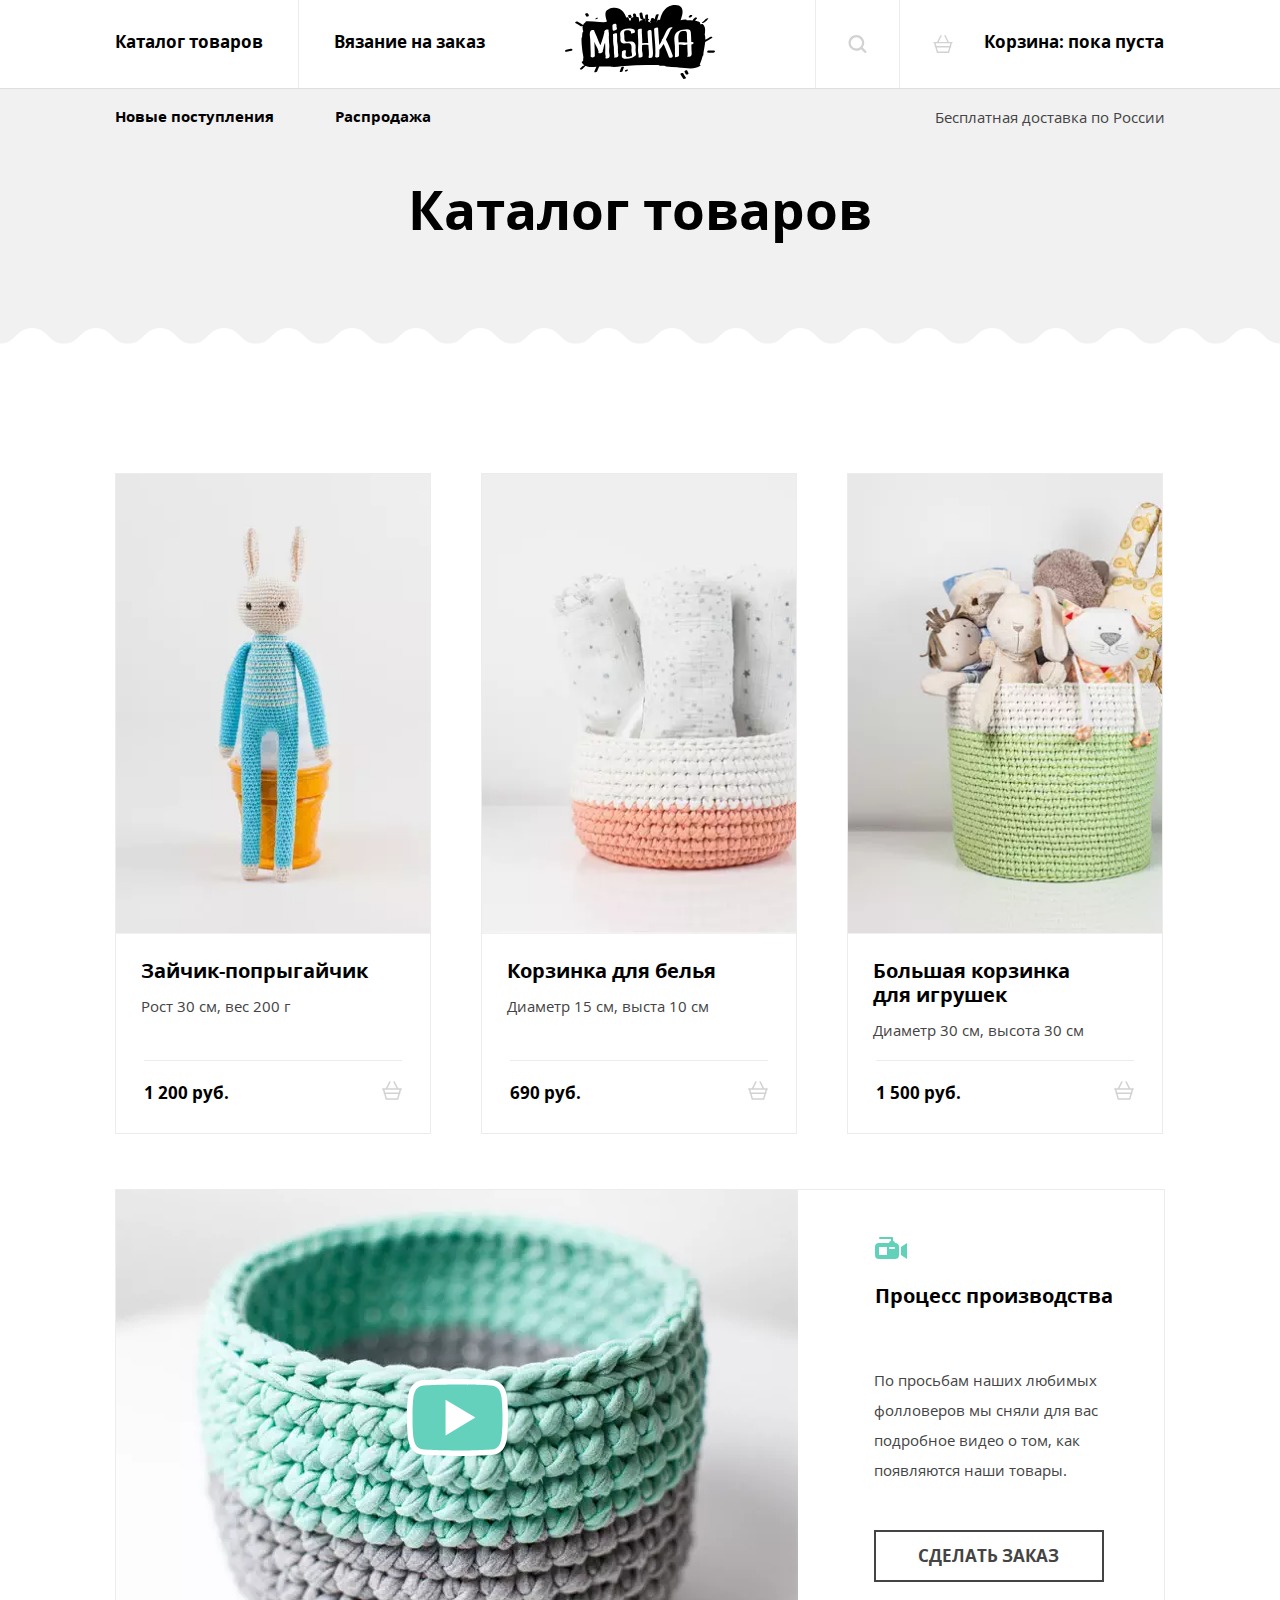
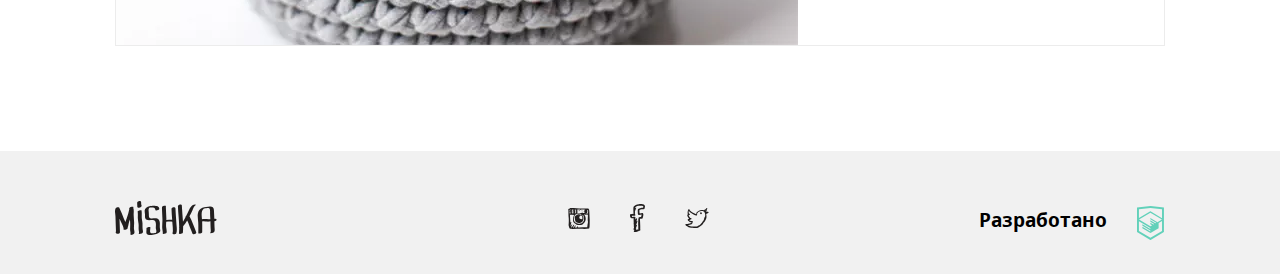
<file: catalog.html>
<!DOCTYPE html><html lang="ru"><head><meta charset="utf-8"><meta name="viewport" content="width=device-width,initial-scale=1"><title>Магазин «Мишка»</title><link rel="preload" href="fonts/opensans.woff2" as="font"><link rel="preload" href="fonts/opensansbold.woff2" as="font"><link rel="stylesheet" href="css/style.min.css"></head><body><div class="hidden"><svg xmlns="http://www.w3.org/2000/svg"><symbol id="htmlacademy"><path d="M13.62.017L13.472 0 0 1.412v24.661l13.473 8.017 13.43-7.99.042-.025V1.412L13.62.017zm11.399 12.11L13.495 5.334l-.001-.104-.087.05-.088-.056v.109L1.925 12.118V3.147l11.548-1.212L25.02 3.147v8.98zm-11.614-5.34L24.923 13.5l-4.479 2.64-7.093-4.221-.014 1.415 5.904 3.513-.86.507-5.03-2.992-.014 1.415 3.827 2.275-.782.523-3.031-1.787-.014 1.413 1.853 1.091-1.8 1.081-11.356-6.751 11.371-6.835zm-11.48 8.34l11.411 6.791.016 1.044-7.942-4.728-.015 1.416 7.979 4.795.018 1.076-7.973-4.74-.013 1.414 8.021 4.822.046.025 8.143-4.872-.011-5.177 3.415-2.036v10.021L13.472 31.85 1.925 24.979v-9.852z"></path></symbol><symbol id="icon-cart" viewbox="264.205 370.961 20.294 18.849"><path d="M283.75 378.19h-3.151l-3.407-6.814a.75.75 0 1 0-1.341.671l3.071 6.143h-9.138l3.072-6.143a.75.75 0 0 0-1.341-.671l-3.407 6.814h-3.151a.75.75 0 0 0 0 1.5h.157l.855 2.991a.737.737 0 0 0-.316.595c0 .396.309.71.697.739l1.656 5.795h12.697l1.656-5.795a.745.745 0 0 0 .698-.739.738.738 0 0 0-.316-.596l.854-2.991h.157a.75.75 0 1 0-.002-1.499zm-4.181 10.121h-10.433l-1.224-4.284h12.881l-1.224 4.284zm1.653-5.785h-13.739l-.81-2.836h15.359l-.81 2.836z"></path></symbol><symbol id="icon-fb" viewbox="56.519 49.996 14.962 27.718"><path d="M68.181 55.188c1.026.029 1.993 0 2.681-.3.391-.818.556-1.854.619-2.989-.19-.015-.062-.337-.207-.399-.029-.202-.278-.195-.309-.398-.277-.165-.457-.422-.723-.598-.727-.162-1.44-.335-2.164-.499-.849.044-1.895-.103-2.58.1-2.619-.04-3.997 1.12-5.259 2.392-.023.078-.003.197-.105.199-.574 1.587-.125 3.621-.204 5.581.099.436.107.958.204 1.395-.998.296-2.212.387-3.402.499-.317.324-.178 1.089-.206 1.693.085.583.278 1.06.413 1.595.211.193.596.396.825.498.065.029.071.082.103.1.506.268 1.451.008 2.268.1-.136 1.978.256 3.915 0 5.68.007.327.295.382.208.798-.001.963-.067 1.99.208 2.69-.287.455-.497.982-.415 1.794.122.016.114.157.105.299-.075.47.643.175.515.698.162.456-.428.184-.413.498v.896c.53.285 1.462.182 2.268.199.908-.419 2.188-.479 2.785-1.196.459.235.916-.014 1.238-.199-.018-.315.273-.333.205-.698-.004-.328-.173-.496-.103-.896v-2.89c-.206-2.293-.048-4.938-.309-7.176.888-.105 1.917-.075 2.578-.398.357-.451.377-1.23.516-1.895.177-.226.221-.583.206-.996.19-.213.068-.729.104-1.096-.141-.595-.168-1.3-.825-1.39-.884-.235-2.043.595-2.991.299.049-1.134-.293-2.342 0-3.388.746-.181 1.446-.4 2.166-.602zm-3.818 4.783c.117.254.254.486.414.698.079.022.203.003.205.101a10.319 10.319 0 0 0 3.096-.299c0 .998-.271 1.733-.518 2.492-.662.045-1.467.3-1.958.198-.276.165-.372.506-.62.698-.049.441.142.495 0 .797-.201.137-.055.611-.205.796v1.496c.085.281-.146.258-.104.497v3.488c-.085.281.146.258.104.498v2.989c.063.271-.132.791.103.896-.07.364-.412-.021-.824.1-.528.122-.926.369-1.548.4.117-.353.32-.622.311-1.097.049-.381-.365-.312-.516-.49.193-.644.562-1.117.722-1.793.197-.515.714-1.298.31-1.794-.522-.105-.521.293-.826.398-.022.077-.002.196-.103.199-.023.077-.003.196-.103.199.01.12-.151.062 0 0 .022-.078.002-.197.103-.199.023-.077.002-.197.103-.199v-.299c.368-.575.67-1.214.826-1.993.191-.28.283-.656.412-.997.156-.262.34-.869.104-1.195-.517.033-.796.295-.93.697-.32-.189.161-.434.104-.697.138-.231.169-.566.309-.797.202-.413.564-1.304 0-1.596-.438-.023-.612.207-.723.498-.214.191-.43.383-.516.698-.373-.07-.143-.727-.206-1.097-.067-.52.122-.899 0-1.195-.56-.799-2.026-.105-3.197-.299-.108-.307-.222-.984-.104-1.195 1.045-.088 2.479.201 3.197-.199.024-.078.003-.197.104-.199.094-.723-.271-1-.515-1.396.232-.806.04-2.02.104-2.989.233-.141.328-.414.515-.598.112-.955.673-1.476.722-2.49-.273.001-.607-.055-.619.199-.302-.114-.382.479-.515.199-.112-.541.246-.626.309-.997.599-.418 1.212-.82 1.856-1.195 1.741-.244 4.648-.449 6.086.198.051.616-.287.854-.207 1.496h-1.546c-1.092.24-1.987.672-2.991.997-.24.066-.276.331-.516.398-.036.396-.225.646-.311.996-.079 1.431.133 2.589.102 3.978z"></path></symbol><symbol id="icon-flag" viewbox="-11.34 -28.346 46.68 81.691"><path d="M-3.561-24.455v38.9l38.9-19.451-38.9-19.449zm-7.779 77.801v-81.691h3.805v81.691h-3.805z"></path><path fill="#231F20" d="M-11.34-28.346h3.805v81.691h-3.805z"></path></symbol><symbol id="icon-insta" viewbox="53.115 53.19 21.769 21.334"><path d="M74.881 65.336c-.013-2.395-.344-4.788-.303-7.135a37.854 37.854 0 0 0-.152-2.278c-.105-.3-.111-.699-.152-1.062-.26-.17-.222-.64-.456-.835-.423-.233-1.201-.114-1.744-.22-.657-.026-1.254-.115-1.899-.153-1.936-.101-3.973-.076-5.996-.076-2.001 0-3.954-.145-5.695-.379h-2.202c-.097.004-.105.098-.227.076-.599.034-1.077.188-1.595.303-.21.119-.421.235-.683.304-.136.192-.513.145-.607.379-.186.212.185.451 0 .607v.911c.173.13.027.58.075.835v.987c-.017 1.281.134 2.397.076 3.72.467 2.762.374 6.537.076 9.413.155.579.363 1.105.455 1.746.256.479.335 1.133.683 1.52.502.206 1.233.186 1.898.229.383.098.667.293 1.14.3 2.843-.21 5.496-.154 8.427-.229 2.704.24 5.802.188 8.275-.228.195-.134.128-.529.228-.76-.056-.385.207-.449.228-.759.131-2.395.164-4.789.15-7.216zm-12.982-6.225c.757-.153 1.48-.341 2.429-.304.71.076 1.287.283 1.897.456.116.184-.243.547.153.684v.076c.059.017.149.002.151.076.445.035.794.167 1.063.379.45.055.536.476 1.138.3-.091.213-.084.524-.075.835.324 1.183.475 2.81.303 4.252-.164.163-.215.442-.303.683-.311.322-.481.785-.836 1.062-.095.236-.25.408-.454.533-.116.213-.206.452-.457.53-.298.163-.577.011-.834-.076-.446.162-.904.312-1.215.607-.816-.096-1.648-.175-2.43-.304-.242-.139-.487-.273-.835-.305a1.997 1.997 0 0 0-.836-.455c-.101-.127-.337-.118-.455-.229-.198-.029-.229-.227-.456-.229-.118-.412-.443-.618-.532-1.062-.226-.331-.308-.805-.455-1.215-.043-1.434.091-2.692.379-3.796.346-.591.779-1.094 1.138-1.67.249.021.365-.09.38-.304.306.053.434-.072.684-.075.257.008.269-.309.458-.449zm-1.67-2.733c-.117-.263-.066-.691-.075-1.062-.007-.285.278-.279.304-.532-.003-.074-.093-.059-.152-.076.126-.146.701-.097.834 0 .132.537-.354.455-.531.684.011.167.322.032.456.076.029.854-.059 1.496 0 2.202h-.456c-.007.234.229.226.456.228-.059.286.092.363.075.607-.226.153-.716.042-1.062.075-.103-.594.235-1.375.151-2.202zm-.683-1.594c.088-.013.134.016.151.076.179.253.01.683-.076.911-.173-.179-.026-.682-.075-.987zm.152 1.822c-.132-.069-.168-.237-.152-.456.132.071.167.238.152.456zm0 1.367c-.058.139-.082-.045-.076-.152.058-.139.081.045.076.152zm-.152.228c.175-.024.084.219.228.227-.009.193-.283.179-.38.077.039-.112.113-.193.152-.304zm-2.354-1.216c.006-.108.013-.214-.076-.228-.073-.733.13-1.415 0-1.973.25-.155.769-.042 1.139-.077v1.139c-.088.064-.203.101-.379.077-.054.28.324.131.379.304.008.853-.056 1.777.152 2.429-.565-.059-.906.107-1.442.076.097-.612-.019-1.435.531-1.594-.012-.141-.257-.047-.304-.153zm-.531 0c-.204.021-.217-.534-.077-.607.328.006.249.501.077.607zm-.152.988c.077-.312.034-.304.075-.683.228.013.26.77-.075.683zm.228-2.05c-.263.054-.273-.266-.153-.38.263-.053.272.267.153.38zm0-1.139c.033.159-.052.201-.076.304-.176.023-.084-.219-.229-.229.025-.102.191-.062.305-.075zm-.228 3.721c.148-.031.11.345-.076.227a.363.363 0 0 0 .076-.227zm-.684-3.721c.029.259-.438.32-.379 0h.379zm-.987.076c-.034.219-.326.179-.379.379-.214-.17.084-.468.379-.379zm-.455.759c.226-.205.451-.41.684-.607-.021-.123.071-.131.076-.228h.229c.102.381-.261.296-.305.531.021.122-.072.131-.075.227.02.335.121.588.075.988-.27.008-.276.28-.607.227.022-.428-.135-.674-.077-1.138zm.076 3.265V57.29c.195-.185.396-.364.607-.532.295.489.179 1.392.455 1.897-.275.157-.75.111-1.062.229zM72.68 69.968c-.109.954-.158 1.968-.379 2.809-2.89.123-6.02.005-8.883.153-.199.045-.273-.031-.229-.229-.253 0-.258.247-.531.229.201-.336.438-.898.151-1.291-.797.013-.797.821-1.138 1.291-.686-.053-1.137.127-1.823.075.18-.705.75-1.021.911-1.745-.395-.55-.989.138-1.214.455-.204.48-.557.81-.76 1.29H57.8c.238-.469.489-.926.759-1.366.171-.512.625-.741.683-1.367-.157-.28-.42-.029-.683 0-.123.182-.272.335-.38.531-.232.376-.501.714-.684 1.14-.181.208-.335.003-.53.227-.389.271-.581.736-.988.987-.174-.06.039-.356.153-.38.045-.181-.096-.55.075-.607.063-.366.212-.647.379-.91.119-.742.521-1.199.684-1.898-.559.099-.674.643-.988.987-.212.445-.542.772-.683 1.291-.174-.131-.028-.58-.076-.836.122-.586.298-1.119.38-1.746.133-.22.173-.535.228-.834.168-.209.046-.61-.077-.761-.226.027-.374.133-.455.304-.192-.032-.193.506-.304.304-.045-2.587-.451-4.812-.456-7.438.026-.331-.183-.424-.228-.685 1.629.028 3.121.091 4.783.229-.089.139-.199.257-.304.379-.144.07-.226.173-.378.304-.604 1.653-.975 3.984-.607 6.15.229.58.589 1.029.986 1.441.907.485 1.635 1.149 2.506 1.671 1.701.361 3.84.369 5.541 0 .236-.12.484-.226.685-.38 1.364-1.242 2.753-2.459 2.961-4.859v-1.367c-.197-1.598-.688-2.905-1.747-3.644.331-.22 1.099.043 1.67.076.223.013.447.014.684 0 .408-.024.928-.055 1.443 0 .144.187.113.544.228.76-.062 1.684-.192 3.3-.152 5.087.103.454.127.986.229 1.441-.091.973-.237 1.89-.457 2.732zm.379-11.16c-.639-.12-1.232-.284-1.897-.379.072-.333.799-.01.987-.228.385-.223.295-.92.304-1.51.032-.348.114-.644.076-1.063-.401-.951-1.783-.421-2.886-.455-.225.718-.47 1.8-.304 2.657.169.49 1.024.292 1.519.456-.14.332-.688.057-.987.076-.296-.083-.707-.052-.986-.151-2.285.078-4.284.004-6.529.151.117-1.248.063-2.465-.076-3.645h3.112c-.344.364-.912.507-1.29.835-.44.244-.861.505-1.139.911.249.134.535-.245.759-.379.355-.074.479-.381.835-.455.423-.438 1.096-.625 1.67-.912.378-.022.697.013.987.077 1.283.007 2.456.126 3.796.076.614.145 1.45.069 1.974.304.107.298.231.579.305.911.008.986-.149 1.816-.23 2.723zm-5.845-3.72c.11-.047-.009-.092 0 0zm0 0c-.529.154-1.019.348-1.367.682.484-.198 1.059-.306 1.367-.682zm1.062.607c.111-.047-.007-.091 0 0zm-1.746.911c.727-.158 1.181-.591 1.746-.911-.437.019-.592.32-.987.379-.215.217-.6.26-.759.532zm-.683-.835c-.111.047.007.092 0 0zm-.683.607c.11-.046-.008-.092 0 0zm-.075.076c.063.014.07-.03.075-.076-.064-.014-.072.03-.075.076zm-.077.076c.064.014.072-.03.077-.076-.067-.013-.072.029-.077.076zm-.834.608c.346-.134.613-.348.834-.607a2.018 2.018 0 0 0-.834.607zm2.276.987c.533-.049.749-.416 1.215-.531.284-.298.784-.381.987-.76-.56.023-.766.399-1.216.531-.284.297-.751.413-.986.76zm-2.276-.987c-.317-.074-.016.227 0 0zm-.533.379c.021.021.115-.037.076-.077-.021-.02-.116.038-.076.077zm2.809.608c-.11.047.007.091 0 0zm-1.14 1.821c-.223-.231-.676-.233-.986-.379-.697-.038-1.223.093-1.746.229-.304.151-.607.304-.91.454-.266.166-.444.417-.76.532-.205.225-.352.51-.684.607-.004.223-.173.281-.304.379-.089.115-.094.312-.227.381-.007.12.036.29-.076.303.108 1.512.291 2.948.683 4.177.287.623.975.846 1.442 1.29.589.297 1.328.444 2.126.531.277-.052.553-.105.911-.076a5.088 5.088 0 0 0 2.81-1.441c.1-.281.252-.508.455-.684-.254-.671.293-1.098.455-1.59.002-1.344-.201-2.48-.607-3.415-.256-.579-.92-.751-1.366-1.139-.059-.018-.15-.003-.151-.077-.269-.136-.733-.239-1.065-.082zm-3.415 4.327c-.113-.063-.109-.244-.152-.379.256-.078.118.237.152.379zm.076.305c.041-.117.079-.006.076.075-.04.118-.079.005-.076-.075zm.456-2.051c.015-.086.075-.042.075 0-.014.087-.075.043-.075 0zm1.67-2.125c-.203.258.041.576.077.836-.305-.039-.574-.887-.077-.836zm.379 3.948c-.04-.038.055-.097.076-.076.04.038-.054.097-.076.076zm.759 2.884c.034-.109.066.008.152 0-.018.097-.15.077-.152 0zm2.201-2.581c-.233-.057-.145.208-.379.152.069-.159.118-.338.229-.455.134.019.172.13.15.303zm-1.137-3.796c.211.119.441.217.606.381.085.219.243.363.38.529.058.778.179 1.492.151 2.354-.257.099-.438.271-.683.381-.78-.006-1.358-.212-1.897-.456-.171-.259-.355-.505-.532-.759v-1.062c.17-.185.319-.391.456-.607.228-.127.508-.201.454-.607-.038-.062-.078-.124-.075-.229.158.045.245.159.379.229.323.017.41-.2.761-.154z"></path></symbol><symbol id="icon-interior" viewbox="-259.404 -19.675 40.219 62.411"><path d="M-244.227 18.283c-.286.966-.245 2.191.027 3.639.494 2.635 1.687 6.041 2.358 9.67h5.062c.696-3.641 1.949-7.05 2.471-9.683.287-1.445.33-2.66.041-3.617-.275-.899-.89-1.618-2.021-2.303h-5.997c-1.075.679-1.674 1.391-1.941 2.294zm11.832 19.995h-13.799c-1.293 0-2.299.976-2.299 2.229v2.229h18.397v-2.229c0-1.253-1.006-2.229-2.299-2.229zm7.133-55.724h-11.732c0-1.244-1.015-2.229-2.3-2.229-1.283 0-2.3.985-2.3 2.229h-11.737l-6.073 25.517c.794-.461 1.589-.992 2.632-.992 1.359 0 2.243.818 2.924 1.375.682.557 1.162.849 1.447.849.292.001.769-.287 1.451-.836.681-.548 1.564-1.358 2.915-1.358 1.349 0 2.237.806 2.919 1.354.684.549 1.161.84 1.451.84.146 0 .338-.073.58-.214.242-.141.53-.353.872-.626.512-.411 1.139-.967 1.99-1.218.284-.085.593-.136.93-.136 1.347 0 2.238.805 2.92 1.354.683.548 1.159.84 1.451.84.287-.002.766-.296 1.445-.85.684-.554 1.571-1.367 2.925-1.367 1.356 0 2.239.817 2.919 1.371.342.276.631.489.872.631.24.143.431.214.575.214.288 0 .762-.293 1.442-.854.68-.559 1.567-1.384 2.929-1.384 1.044 0 1.839.533 2.632.997l-6.079-25.507zm-10.619 51.266h-6.864c-.657 0-1.15.479-1.15 1.115 0 .635.493 1.113 1.15 1.113h6.9c.655 0 1.15-.479 1.15-1.113 0-.636-.495-1.115-1.15-1.115h-.036zm-3.414-24.484c-.146 0-.338.074-.58.213-.157.094-.37.261-.57.41v3.731h2.299V9.959c-.505-.378-.908-.623-1.149-.623z"></path></symbol><symbol id="icon-left-arrow"><path d="M50 11.002H7.659l8.174-8.174L13.005 0 0 12.998l.003.003-.003.004 13.005 12.998 2.828-2.828-8.172-8.173H50z"></path></symbol><symbol id="icon-mail" viewbox="0 0 32 32"><path d="M28 5H4a4 4 0 0 0-4 4v13a4 4 0 0 0 4 4h24a4 4 0 0 0 4-4V9a4 4 0 0 0-4-4zM2 10.25l6.999 5.25L2 20.75v-10.5zM30 22c0 1.104-.898 2-2 2H4c-1.103 0-2-.896-2-2l7.832-5.875 4.368 3.277a3 3 0 0 0 3.599 0l4.369-3.277L30 22zm0-1.25l-7-5.25 7-5.25v10.5zm-12.801-2.148c-.35.263-.763.4-1.199.4s-.851-.139-1.2-.4L10.665 15.5l-.833-.625L2 9.001V9c0-1.103.897-2 2-2h24c1.102 0 2 .897 2 2l-12.801 9.602z"></path></symbol><symbol id="icon-phone" viewbox="0 0 24.829 24.333"><path d="M17.321 24.333h-1.115c-4.904-.58-8.497-2.857-11.11-5.772C2.473 15.637.402 11.875 0 6.817V5.459c.091-.921.544-1.55 1.067-2.086.65-.666 1.63-1.522 2.522-1.553.659-.022 1.78.451 2.232 1.066.388.53.595 1.59.775 2.378.185.797.6 1.95.485 2.717-.176 1.196-1.764 1.703-2.231 2.572 1.551 3.721 4.089 6.456 7.472 8.345.847-.465 1.595-1.864 2.767-1.892.428-.012.972.209 1.406.34.477.143.891.326 1.311.484.705.266 1.957.621 2.378 1.213.433.61.681 1.608.581 2.231-.194 1.234-2.227 2.603-3.444 3.059zM12.529 1.528c5.949 0 10.771 4.822 10.771 10.771h1.529C24.829 5.507 19.323 0 12.529 0v1.528z"></path><path d="M12.529 9.327v1.552a1.42 1.42 0 0 1 1.421 1.42h1.553a2.973 2.973 0 0 0-2.974-2.972zM12.529 6.246a6.054 6.054 0 0 1 6.056 6.054h1.588a7.642 7.642 0 0 0-7.644-7.641v1.587z"></path></symbol><symbol id="icon-right-arrow"><path d="M0 11.002h42.341l-8.175-8.174L36.995 0 50 12.998l-.004.003.004.004-13.005 12.998-2.829-2.828 8.173-8.173H0z"></path></symbol><symbol id="icon-search" viewbox="-0.8 -0.8 17.6 17.6"><path d="M16.47 14.93l-3.415-3.415A7.67 7.67 0 0 0 14.6 6.899C14.6 2.646 11.153-.8 6.9-.8S-.8 2.646-.8 6.899s3.446 7.7 7.699 7.7c1.734 0 3.326-.58 4.613-1.546l3.417 3.416c.203.202.418.33.771.33a1.1 1.1 0 0 0 1.1-1.1c0-.24-.061-.499-.33-.769zM1.399 6.899a5.5 5.5 0 1 1 11 0c0 3.038-2.462 5.5-5.5 5.5s-5.5-2.461-5.5-5.5z"></path></symbol><symbol id="icon-tick"><path d="M32.666 1.414L31.252 0 11.338 19.914 1.414 9.989 0 11.403l9.924 9.925 1.414 1.414h.001l1.414-1.414h-.001z"></path></symbol><symbol id="icon-toy" viewbox="226.001 226.19 60 59.62"><path d="M226.001 269.871l27.438 15.934v-23.346l-27.438-15.94v23.352zm51.346-31.244v2.453c0 1.817-3.458 3.29-7.73 3.29-4.266 0-7.727-1.473-7.727-3.29v-4.059h.024c.26 1.714 3.604 3.073 7.702 3.073 4.272 0 7.729-1.474 7.729-3.285 0-1.819-3.457-3.289-7.729-3.289-.339 0-.675.01-1.002.03l-4.975-2.888v3.086c0 1.817-3.454 3.29-7.723 3.29-2.683 0-5.045-.583-6.433-1.467a3.928 3.928 0 0 0-.732-.586c-.363-.381-.565-.797-.565-1.236v-2.986l-4.807 2.792a21.384 21.384 0 0 0-1.054-.033c-4.267 0-7.727 1.469-7.727 3.289 0 1.811 3.46 3.285 7.727 3.285 4.099 0 7.446-1.358 7.705-3.073h.022v4.059c0 1.817-3.455 3.29-7.727 3.29-4.267 0-7.727-1.473-7.727-3.29v-2.42l-5.952 3.452 27.531 15.986 27.351-15.882-6.181-3.591zm-13.644 10.166c0 1.817-3.46 3.287-7.727 3.287-4.269 0-7.729-1.47-7.729-3.287v-4.059h.024c.26 1.715 3.603 3.076 7.705 3.076 4.101 0 7.443-1.361 7.705-3.076h.021v4.059h.001zm-5.145 13.873v23.144L286 269.871v-23.144l-27.442 15.939zm-2.641-29.904c4.269 0 7.723-1.47 7.723-3.286 0-1.814-3.454-3.287-7.723-3.287-4.27 0-7.729 1.472-7.729 3.287-.001 1.816 3.459 3.286 7.729 3.286"></path></symbol><symbol id="icon-twitter" viewbox="52.253 53.771 23.494 20.168"><path d="M75.706 57.855c-.227-.366-.909-.277-1.407-.371h-1.112c.142-.353.343-.646.52-.963.056-.438.254-.734.223-1.26.129-.167.176-.417.296-.593.104-.144.242-.477.074-.667-.051-.221-.295-.249-.593-.222a.515.515 0 0 0-.222.148c-.448.433-.778 1.014-1.261 1.408-.009.008-.062 0-.074 0-.087.005-.033.046-.075.074-.146.098-.257.152-.369.223-.284.176-.547.445-.891.519-.529-.211-1.156-.326-1.852-.37-1.157.102-2.303.215-3.038.741-.911.35-1.477 1.042-2.149 1.63-.049.32-.342.398-.37.741-.005.045-.012.088-.073.074.043.241-.051.345-.074.519-.001.133.199.431 0 .52-.822-.12-1.485-.63-2.149-.964-.718-.36-1.468-.604-2.074-1.111-.716-.322-1.26-.816-1.778-1.334-.208-.312-.542-.496-.667-.89-.379-.164-.175-.912-.741-.889-.315-.043-.345.199-.444.37-.07.227-.361.232-.371.519-.004.046-.011.088-.074.075-.17 1.089-.527 1.992-.519 3.26.129.415.35.738.593 1.038-.418.051-.716.222-.89.519-.06 1.073.378 1.647.742 2.297.134.384.352.685.593.963.017.229.206.288.296.445.019.105.123.125.149.223-.04.105.289.18.073.221-.413.131-1.016.07-1.259.371-.109.279-.109.833 0 1.111.034.237.282.262.296.519.499.417 1.082.747 1.631 1.112.574.166 1.211.271 1.852.37-.102.343-.338.551-.593.741-.78.381-1.849.474-2.742.74-.555.038-.956.23-1.556.223-.333.127-.854.075-1.112.223-.122.068-.102.096-.222.221-.134.412.111.74.444.89-.005.253.219.276.371.371.089.183.254.29.445.37.544.468 1.268.759 1.927 1.112.83.183 1.648.376 2.52.519.896.116 1.901.124 2.816.222h.963c.511.132 1.23.054 1.853.074.095-.102.322-.073.519-.074.522-.269 1.196-.385 1.631-.74.574-.241.989-.642 1.557-.89.866-.765 1.937-1.324 2.519-2.37.205-.189.351-.438.445-.74.265-.156.385-.454.593-.667.404-.41.706-.924 1.037-1.4.319-.496.576-1.054.89-1.556-.01-.405.306-.484.296-.89.193-.226.177-.662.371-.88-.033-.255.029-.415.074-.594.047-1.281-.047-2.422-.297-3.407.588-.155 1.181-.302 1.631-.593.52-.206.993-.603.808-1.281zm-3.408 4.076c-.153.859-.615 1.41-1.038 2.001.059.379-.104.538-.073.889a4.303 4.303 0 0 0-.371 1.037c-.203.267-.332.606-.519.89-.366.548-.777 1.051-1.186 1.557-.378.56-.912.965-1.334 1.481-.42.493-.942.885-1.407 1.334-.474.17-.89.396-1.26.667a5.06 5.06 0 0 0-.667.296c-.177.146-.499.145-.668.29-1.086.147-2.3.17-3.555.148-1.031-.105-2.115-.159-3.039-.371-.922-.189-1.511-.712-2.297-1.037.153-.242.634-.154.963-.222.031-.166.394-.003.444-.149.257.06.285-.109.52-.07.563-.201 1.23-.302 1.705-.593.282-.138.406-.434.667-.593.033-.189.104-.341.222-.444.047-.275.201-.441.148-.815.111-.21.299-.343.296-.667-.074-.147-.128-.316-.296-.371-.026-.196-.377-.067-.444-.222-.255.032-.416-.029-.593-.075-.154-.043-.487.092-.519-.073-.842-.023-1.3-.43-1.853-.74.431-.262 1.032-.353 1.333-.742.516-.076 1.058-.129 1.112-.666 0-.717-.771-.661-1.333-.815-.773-.66-1.194-1.672-1.779-2.52.238-.157.564-.226.741-.444.454.058.54-.251.667-.52.019-.488-.333-.605-.593-.815a3.49 3.49 0 0 1-.667-.74c-.003-.818-.021-1.652.074-2.372.063-.014.07.029.074.074.227.441.559.775.815 1.186.532.357.925.853 1.556 1.112.452.413 1.108.621 1.557 1.038.601.263 1.158.57 1.704.889.669.194 1.056.673 2.001.593.198-.098.394-.199.593-.297.258-.456-.059-1.079.147-1.63.255-.659.797-1.031 1.26-1.481.29-.155.555-.335.815-.519.347-.098.675-.216.964-.37a6.223 6.223 0 0 0 1.037-.148h1.26c.244.052.475.119.74.148.209.137.38.313.666.371.789.693 1.271 1.696 1.409 3.039-.122.484.053.873.001 1.481zm.296-5.632c-.129.34-.23.707-.593.815-.017-.105-.122-.125-.147-.222-.012-.209.209-.186.296-.296.162-.085.245-.248.444-.297-.007-.09.108-.046 0 0zm-5.484 3.038c.163.135.284.31.519.371.101.221.314.327.594.37.047-.15.346-.049.37-.222.174-.023.166-.229.296-.297-.018-.55-.129-1.006-.37-1.333-.758-.423-1.676.039-1.409 1.111z"></path></symbol><symbol id="icon-video"><path d="M26 15l6-4v16l-6-4v-8zm-2 0v8a4 4 0 0 1-4 4H4a4 4 0 0 1-4-4v-8a4 4 0 0 1 4-4h10a2 2 0 0 1 2-2V7H5a1 1 0 1 1 0-2h12a1 1 0 0 1 1 1v3a2 2 0 0 1 2 2 4 4 0 0 1 4 4zm-12 0H4v8h8v-8zm8 1a1 1 0 0 0-1-1h-4a1 1 0 1 0 0 2h4a1 1 0 0 0 1-1z"></path></symbol><symbol id="logo-desktop"><path d="M143.165 31.397c-1.481 1.055-3.053 1.942-4.657 2.777.037-1.747-.119-3.465-.591-5.127.051-.333.102-.667.145-1.002.375-3.005.657-7.122-2.003-9.224-.335-.265-1.249-.035-1.922.274a4.64 4.64 0 0 0-.496-.415 14.922 14.922 0 0 1-.229-.735c-.035-.12-.168-.188-.36-.215.285-.383.263-.818-.419-1.092a18.59 18.59 0 0 0-1.143-.413c-.067-.072-.126-.096-.172-.058l-.006.003c-.938-.3-1.893-.533-2.859-.705.138-.331.396-.813.552-1 .132-.157.279-.3.429-.439.062-.057.125-.111.188-.165l.069-.061.084-.062c.38-.288.846-.865.221-1.202-.57-.307-1.507-.142-2.007.238-.863.655-1.626 1.379-2.092 2.361-2.01-.169-4.05-.155-6.079-.078a.757.757 0 0 0 .141-.25c.184-.585-.908-.525-1.188-.488-1.562.205-3.125.407-4.688.604 1.367-3.773 3.083-8.578 1.001-12.264-1.19-2.106-3.906-2.579-6.098-2.652-2.436-.081-4.898.461-7.036 1.636-4.762 2.618-7.11 7.71-8.21 13.138-.497-.657-2.301-.425-2.645.468-.124.32-.229.645-.327.972-.16.174-.282.386-.345.637-.015.056-.027.111-.041.167l-.196.007c.02-.104.041-.207.064-.31.146-.109.247-.232.28-.366.574-2.296 1.156-4.588 1.948-6.82.269-.756-2.511-.399-2.804.426a51.17 51.17 0 0 0-1.12 3.622c-.165.078-.356.187-.425.326-.017.034-.031.07-.047.104-.107-.093-.271-.151-.466-.178v-.959c0-.432-2.823-.034-2.823.757v1.568a2.329 2.329 0 0 0-.472.266l-.19.172a.373.373 0 0 0-.12.245c-.007.026-.013.053-.023.078-.017.022-.032.046-.052.066-.126.128-.184.335-.027.467.19.16.508.167.738.159.048-.002.097-.007.146-.011v.468a75.61 75.61 0 0 1-.675-.006l-.411-.051c-.021-.385-.676-.452-1.351-.328a.524.524 0 0 0-.001-.148 23.602 23.602 0 0 1-.229-1.79c.237-.079.471-.18.68-.313.159-.102.328-.224.328-.43v-.194c0-.18-.412-.204-.499-.208a2.849 2.849 0 0 0-.589.041c-.075-1.305-.081-2.615-.081-3.925 0-.84-2.824-.315-2.823.757 0 1.786.009 3.57.193 5.343a2.477 2.477 0 0 0-.27.009v-1.532c0-1.045-1.297-1.22-2.147-.809.313-.262.489-.622.37-1.039-.403-1.414-.778-2.827-.974-4.287-.188-1.394-3.017-.677-2.824.756.196 1.46.57 2.873.975 4.287.235.828 1.338.889 2.104.51-.227.196-.373.452-.373.76v.63c-.189-.098-.439-.16-.77-.16-1.057 0-1.671.885-1.4 1.477a41.915 41.915 0 0 1-.491-.083c-.382-1.248-.686-2.514-.714-3.83-.02-.942-1.27-1.049-2.108-.672a.571.571 0 0 0-.049-.168c-.385-.804-.567-1.674-.78-2.533-.332-1.35-3.158-.601-2.823.756.157.638.3 1.281.519 1.898l-.056.014c-.3.081-.601.205-.854.387-.832.079-1.828.565-1.752 1.208.058.478.131.953.209 1.427-.546.091-1.092.177-1.639.26a11.905 11.905 0 0 1-.618-2.443c-.131-.924-1.555-.854-2.332-.26-.774-2.062-1.796-4.019-3.122-5.761-2.621-3.439-7.097-4.613-11.242-3.794-1.9.376-3.735 1.184-5.043 2.646-1.21 1.353-1.352 3.089-1.17 4.805.158 1.493.61 4.005 1.584 5.976-.35-.012-.709.041-.949.139-.283.117-.561.248-.833.388a95.043 95.043 0 0 1-5.803-.07c-4.179-.194-8.301-.86-12.497-.742-.923.026-1.534.719-1.465 1.262-1.046.502-1.733 1.315-2.143 2.287-1.732-1.15-3.479-2.266-5.335-3.211-.689-.351-3.3.707-2.285 1.224 1.84.938 3.561 2.072 5.278 3.216.512.341 1.32.133 1.842-.07.03-.012.09-.039.165-.077-.306 1.44-.157 3.067.241 4.493.03.11.093.198.172.27a9.289 9.289 0 0 0-.007 1.015l-.002.165c-.4.189-.712.48-.76.839a37.38 37.38 0 0 0-.305 4.229c-.272.199-.462.469-.485.798-.233 3.345.037 6.652.467 9.95.185 2.694.69 5.344 1.172 7.999.058.416.113.832.167 1.249-.265 1.133-.398 2.395-.237 3.482-.881.171-1.729.866-1.233 1.617.765 1.158 1.644 2.018 2.606 2.649-.633-.103-1.42.11-1.871.555-.818.809-1.715 1.531-2.533 2.339-.429.424-.314.935.289 1.078.651.155 1.516-.06 1.997-.535.817-.808 1.715-1.531 2.533-2.339.248-.245.308-.517.204-.731 3.21 1.735 7.235 1.27 11.114.943-.882 1.589-1.542 3.273-2.17 4.997-.262.719 2.507.373 2.801-.436.61-1.675 1.237-3.343 2.103-4.895 3.741.117 7.479.122 11.215.051.149.182.416.305.746.336 3.27.311 6.489-.096 9.688-.699 4.789-.229 9.577-.525 14.366-.809 7.527-.186 15.056-.346 22.587-.32.1.109.204.215.314.318.272.256.621.345.979.33.062.009.128.016.199.019a69.72 69.72 0 0 1 2.141.145c.156.04.341.059.559.046h.005c.782.067 1.563.14 2.346.208.171.214.497.342.792.361 3.804.25 7.612.522 11.423.703.14.229.536.34.82.343 7.067.06 15.278 2.804 21.558-1.736.501-.362.273-.877-.264-.984a1.992 1.992 0 0 0-.326-.034c.008-.016.018-.03.023-.045a60.72 60.72 0 0 0 2.945-8.552c.365-.198.632-.494.646-.86.049-1.189.188-2.406.371-3.639a63.27 63.27 0 0 0 .441-2.66c.387-2.169.806-4.367 1.018-6.541 2.28-1.147 4.538-2.335 6.622-3.819 1.565-1.117-.784-1.883-1.832-1.137zm-55.33-15.046a1.13 1.13 0 0 0-.134.123c.073-.312.149-.623.228-.934h.111c-.068.27-.138.541-.205.811z"></path><path d="M63.261 12.626c.127.196.562.217.753.217.377.001.759-.083 1.106-.225.404-.166 1.101-.559.77-1.07-.363-.562-.609-1.19-.975-1.754-.127-.196-.562-.217-.754-.217a2.914 2.914 0 0 0-1.105.226c-.404.165-1.101.558-.77 1.069.363.562.61 1.191.975 1.754zm-42.578-1.719c.216.647 1.111.647 1.648.504.472-.127 1.39-.616 1.175-1.26-.208-.624-.433-1.293-.893-1.78-.479-.507-1.324-.417-1.902-.151-.412.19-1.177.838-.695 1.349.382.405.478.772.667 1.338zm9.977 2.988c.843 0 3.073-1.276 1.186-1.276-.843 0-3.074 1.276-1.186 1.276zm91.902-1.621c.346.072.717.032 1.055-.059.321-.086.7-.234.941-.477.355-.355.728-.729.962-1.178.104-.198.174-.399-.005-.587-.188-.197-.507-.245-.763-.251a2.695 2.695 0 0 0-1.106.22c-.252.106-.621.294-.756.553a2.964 2.964 0 0 1-.351.513l-.023.027a.578.578 0 0 0-.028.032c-.064.067-.13.133-.195.199-.158.158-.346.365-.279.614.063.241.333.349.548.394zm13.299 5.418c.631-.061 1.395-.246 1.894-.662 1.319-1.102 2.603-2.248 3.623-3.642.288-.393-1.049-.243-1.118-.23-.534.099-1.316.276-1.661.746-.949 1.296-2.164 2.349-3.391 3.374-.498.415.441.434.653.414zm10.879 27.077h-4.872c-.616 0-1.475.468-1.556 1.139-.09.739.754.922 1.304.922h4.871c.617 0 1.475-.468 1.557-1.139.09-.739-.754-.922-1.304-.922zM57.021 60.784c-.498.08-1.412.296-1.639.831a34.65 34.65 0 0 0-1.364 3.897c-.211.733 2.571.333 2.798-.451a34.575 34.575 0 0 1 1.363-3.897c.222-.527-.966-.412-1.158-.38zm4.581 2.591a3.893 3.893 0 0 0-1.029.152 3.87 3.87 0 0 0-.968.383c-.141.084-.338.2-.338.39a3.075 3.075 0 0 1-.021.346.755.755 0 0 1-.113.272c-.064.082-.108.179.018.253.196.114.502.083.712.062a4.713 4.713 0 0 0 1.099-.252c.243-.085.613-.207.795-.407.149-.164.241-.286.284-.501.035-.177.05-.349.05-.529-.001-.166-.422-.168-.489-.169zm55.05 3.676c-.354-.686-3.043.331-2.823.757.844 1.638 1.939 3.122 2.923 4.677.436.689 3.04-.414 2.823-.757-.982-1.554-2.079-3.039-2.923-4.677zm4.092-2.338c-.294-.588-1.067-.563-1.624-.414-.35.094-1.485.598-1.199 1.17l1.169 2.339c.294.588 1.068.562 1.624.414.35-.094 1.486-.598 1.199-1.171l-1.169-2.338zM5.668 43.105c-1.486.359-3.006.571-4.481.975-.537.146-1.342.641-1.16 1.318.181.675 1.128.709 1.664.562 1.476-.403 2.995-.615 4.482-.975.541-.13 1.338-.651 1.16-1.318-.185-.685-1.124-.692-1.665-.562z"></path><path d="M43.752 40.106c-.083-2.707-.514-5.396-.479-8.108.028-2.194.393-4.45-.363-6.554.047-.239.097-.477.141-.717.195-1.055-3.3-.497-3.849.468-.346.283-.523.621-.377.965.037.087.069.175.102.263-.662 3.233-1.584 6.364-2.645 9.498-.406 1.199-.896 2.37-1.31 3.565-.587-1.114-1.181-2.214-1.658-3.408-1.386-3.464-2.636-6.965-4.326-10.299.192-1.543-3.232-1.381-3.907.032-.816 1.709-.711 3.434-.442 5.262.303 2.061.356 4.086.381 6.167.048 4.012.361 8.016.421 12.027-.357.397-.466.889-.092 1.388.163.217.365.385.576.554.913.73 3.533.108 3.528-1.283-.014-4.16-.314-8.312-.424-12.471a99.221 99.221 0 0 1-.024-1.222l.173.438c.646 1.618 1.322 3.191 2.205 4.696.876 1.491 1.315 3.092 1.819 4.719-.19.219-.305.467-.234.715-.04.181.071.294.253.363.645.552 1.858.277 2.532-.007.29-.122.566-.263.834-.427.348-.215.891-.686.735-1.17l-.088-.281c.475-1.281.716-2.612.975-3.965.275-1.441.789-2.805 1.307-4.171.053.625.107 1.249.157 1.872.206 2.577.033 5.118.008 7.696-.009.854.054 1.648.221 2.484.068.345.37 1.824.283 1.904-.617.57-.438 1.268.389 1.45.923.203 2.1-.106 2.795-.749 1.209-1.117.638-2.871.364-4.28-.46-2.362.093-5.008.019-7.414zm8.44.682c-.074-2.007-.771-3.897-.781-5.925-.011-2.327.183-4.635-.156-6.949-.107-.732-4.093.101-3.953 1.059.312 2.129.199 4.268.161 6.412-.037 2.063.472 3.934.737 5.958.271 2.073-.085 4.195.15 6.271.11.971.758 2.768.09 3.612-.424.537 1.482.345 1.568.33.775-.143 1.809-.395 2.324-1.048.659-.835.198-2.448.054-3.387-.32-2.08-.115-4.236-.194-6.333zm16.479-3.35c-2.081-2.809-5.943-.787-8.64-1.554-1.39-.396-1.407-2.292-1.403-3.428.004-1.439-.115-2.757-.276-4.184-.119-1.061-.024-2.14.753-2.93.143-.146.866-.339.817-.342a8.098 8.098 0 0 1 1.077-.094c1.562-.067 4.654.234 4.056 2.506-.269 1.019 3.629.435 3.913-.643 1.224-4.64-7.352-3.749-9.774-3.106-2.231.592-4.692 1.862-4.819 4.438-.062 1.23.274 2.401.328 3.62.061 1.403-.2 2.802.291 4.155 1.092 3.01 5.57 1.59 7.849 1.761 3.88.29 2.722 5.519 2.772 7.955.027 1.3 1.192 3.461.213 4.549-.601.668-2 .706-2.817.774-.821.069-2.221.315-2.768-.465-1.002-1.431.093-3.834-.121-5.474-.122-.933-4.104-.096-3.953 1.059.346 2.651-1.412 6.2 2.424 6.655 2.464.293 5.238-.162 7.568-.936 1.207-.4 2.328-.951 3.272-1.81 1.045-.949.701-2.369.421-3.579-.682-2.943.739-6.333-1.183-8.927zm17.484-.19c-.122-3.812-.696-7.582-.711-11.4-.009-1.989-4-1.317-3.993.346.015 3.641.501 7.232.688 10.862l.012.223c-1.967-.018-3.934.179-5.905.248.203-4.675-.617-9.311-.438-13.983.022-.587-3.909-.091-3.953 1.059-.172 4.516.593 8.997.457 13.514-.064 2.155-.247 4.303-.262 6.46-.008 1.105.173 2.204.332 3.293.147 1.008.488 2.352.183 3.349-.238.779 3.594.293 3.897-.701.55-1.794-.224-4.076-.408-5.892-.177-1.74-.04-3.53.084-5.296 2.048-.131 4.096-.3 6.135-.012.091 1.391.197 2.779.325 4.172.106 1.168.181 2.334.198 3.507.016 1.028.143 2.519-.223 3.492-.78 2.075 3.179 1.906 3.757.368.71-1.887.507-4.237.386-6.22-.151-2.468-.481-4.92-.561-7.389zm17.087 4.514c-.948-2.783-2.395-5.224-3.649-7.868 1.01-1.967 2.036-3.935 2.959-5.942.838-1.824 1.459-3.854 3.107-5.139.579-.451.555-.904-.258-.96-.883-.061-2.083.194-2.795.749-1.498 1.168-2.448 2.587-3.229 4.307a162.468 162.468 0 0 1-2.94 6.13c-.074.149-.15.298-.226.448-.494.318-.792.769-.645 1.277-.798 1.578-1.614 3.146-2.521 4.653-.302-5.584-.963-11.162-1.161-16.751-.045-1.281-4.007-.484-3.953 1.059.246 6.93 1.23 13.845 1.299 20.775l-.049.051c-.303.311-.191.498.053.606a61.474 61.474 0 0 1-.211 5.303c-.477.752.467 1.149 1.094 1.149h.098c.746 0 2.649-.353 2.742-1.376.193-2.119.254-4.234.234-6.349 1.605-1.731 2.916-3.663 4.093-5.687.766 1.494 1.495 3 2.007 4.625.868 2.766 2.32 5.308 3.159 8.087.55 1.822 4.497.745 3.952-1.059-.839-2.778-2.225-5.345-3.16-8.088zm23.718-4.677c-.212-.84-1.385-.857-2.292-.777-.013-.338-.021-.677-.036-1.016-.127-2.686-.168-5.428-.396-8.105-.211-2.479-1.599-3.368-4.008-3.276-2.438.093-5.277.532-7.55 1.416-2.632 1.023-4.096 2.961-4.601 5.733-.555 3.041.242 6.275.377 9.331.155 3.535.066 7.078.062 10.614 0 .579 3.952.031 3.953-1.059.003-2.801.043-5.602 0-8.402a53.08 53.08 0 0 0-.104-2.466c1.382-.599 3.721.013 5.097.143 1.117.105 2.188-.167 3.273-.294.021 2.333.108 4.678.204 7.008.049 1.194.481 3.563-.356 4.552-.44.521 1.493.347 1.568.333.801-.147 1.777-.404 2.324-1.05.958-1.13.46-3.824.405-5.173-.079-1.928-.103-3.859-.143-5.789 1.166-.152 2.44-.865 2.223-1.723zm-14.752-.152c-.104-1.257-.219-2.513-.306-3.777-.161-2.352.118-5.634 2.31-7.062.587-.383 1.691-.317 2.377-.442.979-.177 1.974-.393 2.855.192 1.221.81.92 3.69.918 4.913-.002 2.024.21 4.038.313 6.058a13.82 13.82 0 0 1-1.698.077c-2.307-.055-4.584-.418-6.769.041zM48.771 25.176a3.193 3.193 0 0 0 1.49-.529l.26-.219c.524-.338.979-.834.734-1.373-.509-1.115-.428-2.251-.42-3.445.007-.966-.972-1.257-1.797-1.185-.729.064-2.188.586-2.194 1.534-.007 1.002-.072 2.034.11 3.02-.049.113-.075.241-.105.358-.056.214.016.424.144.595l.002.135.015.338a.908.908 0 0 0 .433.535c.39.236.884.279 1.328.236z" fill="#FFF"></path></symbol><symbol id="logo-footer"><path d="M19.135 21.495c-.083-2.683-.51-5.347-.475-8.035.028-2.174.389-4.41-.36-6.495.047-.237.096-.473.14-.711.193-1.045-3.271-.492-3.813.464-.343.28-.519.615-.375.957.037.086.069.174.102.261-.656 3.204-1.57 6.306-2.621 9.412-.402 1.188-.888 2.349-1.298 3.533-.582-1.104-1.169-2.194-1.643-3.377-1.374-3.433-2.612-6.902-4.287-10.206.19-1.528-3.204-1.368-3.873.032-.809 1.694-.705 3.403-.438 5.214.3 2.042.353 4.05.377 6.111.047 3.976.358 7.943.417 11.919-.354.395-.461.881-.091 1.375.162.216.361.382.571.549.904.724 3.5.107 3.496-1.271-.014-4.123-.312-8.238-.42-12.358a98.054 98.054 0 0 1-.024-1.21l.171.434c.64 1.604 1.31 3.163 2.185 4.654.868 1.478 1.303 3.064 1.803 4.677-.189.217-.303.462-.233.708-.039.18.07.292.251.36.639.548 1.841.274 2.509-.007a6.07 6.07 0 0 0 .826-.424c.345-.212.883-.679.729-1.159l-.087-.279c.47-1.27.709-2.589.965-3.93.272-1.428.782-2.78 1.295-4.133.052.619.106 1.238.156 1.855.204 2.554.033 5.072.007 7.626-.008.847.054 1.633.219 2.461.068.343.367 1.808.281 1.887-.611.564-.433 1.257.385 1.437.915.201 2.081-.105 2.77-.742 1.198-1.106.632-2.845.361-4.241-.452-2.342.095-4.964.022-7.348zm8.364.675c-.074-1.988-.765-3.862-.774-5.872-.011-2.305.181-4.593-.155-6.886-.106-.725-4.056.1-3.917 1.05.309 2.11.197 4.229.159 6.354-.037 2.044.468 3.898.73 5.904.269 2.054-.084 4.157.149 6.213.109.962.75 2.743.089 3.58-.42.532 1.469.342 1.553.326.769-.142 1.793-.392 2.304-1.038.653-.828.196-2.426.053-3.357-.316-2.059-.114-4.195-.191-6.274zm16.329-3.319c-2.062-2.784-5.889-.78-8.561-1.54-1.377-.392-1.395-2.271-1.392-3.396.004-1.426-.114-2.732-.273-4.146-.119-1.052-.024-2.121.746-2.904.142-.144.859-.336.81-.339a8.132 8.132 0 0 1 1.067-.093c1.549-.066 4.613.232 4.019 2.483-.266 1.01 3.596.431 3.877-.637 1.213-4.598-7.284-3.714-9.686-3.078-2.21.588-4.648 1.846-4.775 4.399-.061 1.219.273 2.379.325 3.587.061 1.39-.198 2.776.289 4.118 1.082 2.982 5.52 1.576 7.778 1.745 3.845.287 2.697 5.469 2.748 7.883.027 1.288 1.181 3.429.211 4.507-.595.662-1.982.699-2.792.768-.813.068-2.201.312-2.742-.461-.993-1.418.091-3.799-.121-5.425-.121-.924-4.066-.095-3.917 1.05.342 2.627-1.399 6.145 2.402 6.596 2.441.289 5.191-.161 7.5-.928 1.196-.396 2.307-.942 3.243-1.793 1.035-.941.694-2.348.417-3.547-.677-2.918.731-6.279-1.173-8.849zm17.327-.189c-.122-3.777-.69-7.513-.706-11.297-.008-1.971-3.963-1.305-3.957.343.015 3.608.497 7.167.682 10.764l.013.221c-1.949-.018-3.899.177-5.853.246.201-4.633-.611-9.227-.435-13.857.022-.582-3.874-.09-3.917 1.049-.171 4.475.587 8.915.453 13.392-.064 2.136-.245 4.264-.259 6.402-.007 1.095.171 2.183.329 3.263.146.999.484 2.331.182 3.318-.237.772 3.561.29 3.862-.694.544-1.778-.222-4.039-.405-5.839-.175-1.725-.039-3.499.083-5.248 2.03-.13 4.059-.297 6.08-.012.09 1.378.196 2.754.322 4.134a45.83 45.83 0 0 1 .196 3.475c.015 1.019.142 2.496-.221 3.461-.773 2.057 3.15 1.889 3.723.364.703-1.87.502-4.199.383-6.164-.148-2.443-.477-4.874-.555-7.321zm16.932 4.474c-.939-2.758-2.373-5.177-3.616-7.797 1.001-1.949 2.018-3.898 2.932-5.888.831-1.808 1.446-3.819 3.08-5.092.574-.447.55-.896-.255-.951-.875-.061-2.064.192-2.77.742-1.485 1.158-2.427 2.563-3.201 4.268a160.304 160.304 0 0 1-2.914 6.075l-.224.443c-.49.315-.785.762-.639 1.266-.792 1.563-1.6 3.117-2.499 4.61-.299-5.534-.955-11.061-1.15-16.6-.045-1.27-3.971-.479-3.917 1.049.243 6.868 1.219 13.719 1.286 20.587l-.047.051c-.301.308-.19.494.051.602a60.756 60.756 0 0 1-.209 5.254c-.472.745.463 1.139 1.084 1.139h.096c.739 0 2.626-.35 2.718-1.364.191-2.1.251-4.196.232-6.291 1.59-1.715 2.89-3.63 4.055-5.635.759 1.48 1.482 2.972 1.989 4.582.861 2.741 2.299 5.261 3.131 8.014.544 1.806 4.457.738 3.917-1.049-.829-2.753-2.204-5.297-3.13-8.015zm23.503-4.635c-.21-.832-1.372-.849-2.271-.77-.012-.335-.02-.671-.036-1.006-.125-2.661-.165-5.379-.392-8.032-.209-2.458-1.585-3.337-3.972-3.247-2.416.092-5.229.527-7.482 1.403-2.607 1.014-4.058 2.935-4.559 5.681-.549 3.014.24 6.219.373 9.246.154 3.503.066 7.014.062 10.519 0 .573 3.916.031 3.917-1.049.003-2.776.042-5.551 0-8.327a52.196 52.196 0 0 0-.102-2.444c1.369-.593 3.687.012 5.05.141 1.107.104 2.169-.166 3.244-.292.021 2.312.107 4.635.202 6.944.049 1.184.477 3.53-.354 4.511-.437.516 1.48.343 1.555.33.793-.146 1.761-.401 2.303-1.041.949-1.12.456-3.79.401-5.126-.078-1.91-.102-3.824-.141-5.737 1.154-.147 2.417-.854 2.202-1.704zm-14.618-.15c-.103-1.245-.217-2.49-.303-3.743-.16-2.331.117-5.583 2.29-6.999.58-.379 1.675-.315 2.354-.438.97-.176 1.956-.389 2.829.19 1.21.802.912 3.657.911 4.869-.003 2.005.207 4.001.31 6.003-.552.055-1.111.089-1.683.076-2.286-.053-4.544-.413-6.708.042zM24.108 6.7a3.157 3.157 0 0 0 1.477-.524l.256-.216c.52-.335.972-.827.728-1.361-.504-1.105-.423-2.231-.416-3.414.006-.958-.963-1.246-1.781-1.174-.723.063-2.168.581-2.175 1.52-.006.993-.071 2.016.109 2.992-.047.113-.074.239-.104.355-.055.212.016.42.142.59l.002.134.015.335a.901.901 0 0 0 .429.53c.388.233.878.275 1.318.233z"></path></symbol><symbol id="logo-htmlacademy"><path d="M13.62.017L13.472 0 0 1.412v24.661l13.473 8.017 13.43-7.99.042-.025V1.412L13.62.017zm11.399 12.11L13.495 5.334l-.001-.104-.087.05-.088-.056v.109L1.925 12.118V3.147l11.548-1.212L25.02 3.147v8.98zm-11.614-5.34L24.923 13.5l-4.479 2.64-7.093-4.221-.014 1.415 5.904 3.513-.86.507-5.03-2.992-.014 1.415 3.827 2.275-.782.523-3.031-1.787-.014 1.413 1.853 1.091-1.8 1.081-11.356-6.751 11.371-6.835zm-11.48 8.34l11.411 6.791.016 1.044-7.942-4.728-.015 1.416 7.979 4.795.018 1.076-7.973-4.74-.013 1.414 8.021 4.822.046.025 8.143-4.872-.011-5.177 3.415-2.036v10.021L13.472 31.85 1.925 24.979v-9.852z"></path></symbol></svg></div><header class="page-header"><div class="container"><nav class="main-nav"><a class="main-nav__logo" href="index.html"><picture><source media="(min-width: 1150px)" srcset="img/logo-desktop.svg"><source media="(min-width: 768px)" srcset="img/logo-tablet.svg"><img class="main-nav__logo-image" src="img/logo-mobile.svg" width="86" height="35" alt="Магазин «Мишка»"></picture></a><!--для переключения иконки модификатор close --> <button class="main-nav__toggle main-nav__toggle--close" type="button"><span class="visually-hidden">Открыть/закрыть меню</span></button><!--для убирания убрать open --><ul class="main-nav__list main-nav__list--open site-list"><li class="site-list__item"><a class="site-list__link" href="catalog.html">Каталог товаров</a></li><li class="site-list__item"><a class="site-list__link" href="form.html">Вязание на заказ</a></li></ul><ul class="main-nav__list main-nav__list--open user-list"><li class="user-list__item"><a class="user-list__link user-list__link--search" href="#"><svg width="19" height="18" aria-hidden="true" role="presentation"><use xlink:href="img/sprite.svg#icon-search"></use></svg> Поиск по сайту</a></li><li class="user-list__item"><a class="user-list__link user-list__link--cart" href="#"><svg width="22" height="18" aria-hidden="true" role="presentation"><use xlink:href="img/sprite.svg#icon-cart"></use></svg> Корзина: пока пуста</a></li></ul><ul class="addon-list"><li class="addon-list__item"><a class="addon-list__link" href="#">Новые поступления</a></li><li class="addon-list__item"><a class="addon-list__link" href="#">Распродажа</a></li></ul><small class="page-header__small">Бесплатная доставка по России</small></nav></div></header><main class="page-inner"><div class="page-inner__title"><div class="container"><h1 class="headline">Каталог товаров</h1></div></div><div class="container"><ul class="catalog-list"><li class="catalog-list__item"><a class="catalog-list__picture" href="#"><picture><source type="image/webp" media="(min-width: 1150px)" srcset="img/photo-hare-desktop@1x.webp, img/photo-hare-desktop@2x.webp 2x"><source type="image/webp" media="(min-width: 768px)" srcset="img/photo-hare-tablet@1x.webp, img/photo-hare-tablet@2x.webp 2x"><source type="image/webp" srcset="img/photo-hare-mobile@1x.webp, img/photo-hare-mobile@2x.webp 2x"><source media="(min-width: 1150px)" srcset="img/photo-hare-desktop@1x.jpg, img/photo-hare-desktop@2x.jpg 2x"><source media="(min-width: 768px)" srcset="img/photo-hare-tablet@1x.jpg, img/photo-hare-tablet@2x.jpg 2x"><img class="catalog-list__img" src="img/photo-hare-mobile@1x.jpg" srcset="img/photo-hare-mobile@2x.jpg 2x" width="260" height="195" alt="Зайчик-попрыгайчик"></picture></a><div class="catalog-list__text"><div class="catalog-list__content-group"><h3 class="catalog-list__title"><a class="catalog-list__link" href="#">Зайчик-попрыгайчик</a></h3><p class="catalog-list__description">Рост 30 см, вес 200 г</p></div><div class="catalog-list__order-group"><div class="catalog-list__price">1 200 руб.</div><a class="catalog-list__button js-modal-add-button" href="#" aria-label="Добавить в корзину"><svg width="20" height="19" role="img"><use xlink:href="img/sprite.svg#icon-cart"></use></svg></a></div></div></li><li class="catalog-list__item"><a class="catalog-list__picture" href="#"><picture><source type="image/webp" media="(min-width: 1150px)" srcset="img/photo-bowl-desktop@1x.webp, img/photo-bowl-desktop@2x.webp 2x"><source type="image/webp" media="(min-width: 768px)" srcset="img/photo-bowl-tablet@1x.webp, img/photo-bowl-tablet@2x.webp 2x"><source type="image/webp" srcset="img/photo-bowl-mobile@1x.webp, img/photo-bowl-mobile@2x.webp 2x"><source media="(min-width: 1150px)" srcset="img/photo-bowl-desktop@1x.jpg, img/photo-bowl-desktop@2x.jpg 2x"><source media="(min-width: 768px)" srcset="img/photo-bowl-tablet@1x.jpg, img/photo-bowl-tablet@2x.jpg 2x"><img class="catalog-list__img" src="img/photo-bowl-mobile@1x.jpg" srcset="img/photo-bowl-mobile@2x.jpg 2x" width="260" height="195" alt="Корзинка для белья"></picture></a><div class="catalog-list__text"><div class="catalog-list__content-group"><h3 class="catalog-list__title"><a class="catalog-list__link" href="#">Корзинка для белья</a></h3><p class="catalog-list__description">Диаметр 15 см, выста 10 см</p></div><div class="catalog-list__order-group"><div class="catalog-list__price">690 руб.</div><a class="catalog-list__button js-modal-add-button" href="#" aria-label="Добавить в корзину"><svg width="20" height="19" role="img"><use xlink:href="img/sprite.svg#icon-cart"></use></svg></a></div></div></li><li class="catalog-list__item"><a class="catalog-list__picture" href="#"><picture><source type="image/webp" media="(min-width: 1150px)" srcset="img/photo-toys-desktop@1x.webp, img/photo-toys-desktop@2x.webp 2x"><source type="image/webp" media="(min-width: 768px)" srcset="img/photo-toys-tablet@1x.webp, img/photo-toys-tablet@2x.webp 2x"><source type="image/webp" srcset="img/photo-toys-mobile@1x.webp, img/photo-toys-mobile@2x.webp 2x"><source media="(min-width: 1150px)" srcset="img/photo-toys-desktop@1x.jpg, img/photo-toys-desktop@2x.jpg 2x"><source media="(min-width: 768px)" srcset="img/photo-toys-tablet@1x.jpg, img/photo-toys-tablet@2x.jpg 2x"><img class="catalog-list__img" src="img/photo-toys-mobile@1x.jpg" srcset="img/photo-toys-mobile@2x.jpg 2x" width="260" height="195" alt="Большая корзинка для игрушек"></picture></a><div class="catalog-list__text"><div class="catalog-list__content-group"><h3 class="catalog-list__title"><a class="catalog-list__link" href="#">Большая корзинка для&nbsp;игрушек</a></h3><p class="catalog-list__description">Диаметр 30 см, высота 30 см</p></div><div class="catalog-list__order-group"><div class="catalog-list__price">1 500 руб.</div><a class="catalog-list__button js-modal-add-button" href="#" aria-label="Добавить в корзину"><svg width="20" height="19" role="img"><use xlink:href="img/sprite.svg#icon-cart"></use></svg></a></div></div></li></ul></div><article class="video"><div class="container"><div class="video__card"><div class="video__heading-group"><svg width="32" height="32"><use xlink:href="img/sprite.svg#icon-video"></use></svg><h2 class="video__title">Процесс производства</h2></div><div class="video__player"><picture><source type="image/webp" media="(min-width: 1150px)" srcset="img/video-desktop@1x.webp, img/video-desktop@2x.webp 2x"><source type="image/webp" media="(min-width: 768px)" srcset="img/video-tablet@1x.webp, img/video-tablet@2x.webp 2x"><source type="image/webp" srcset="img/video-mobile@1x.webp, img/video-mobile@2x.webp 2x"><source media="(min-width: 1150px)" srcset="img/video-desktop@1x.jpg, img/video-desktop@2x.jpg 2x"><source media="(min-width: 768px)" srcset="img/video-tablet@1x.jpg, img/video-tablet@2x.jpg 2x"><img class="video__img" src="img/video-mobile@1x.jpg" srcset="img/video-mobile@2x.jpg 2x" width="260" height="150" alt="Как у нас все связано"></picture></div><div class="video__text"><p class="video__description">По просьбам наших любимых фолловеров мы сняли для вас подробное видео о том, как появляются наши товары.</p><a class="video__button button" href="form.html">Сделать заказ</a></div></div></div></article></main><footer class="page-footer"><div class="container"><a class="page-footer__logo" href="index.html"><svg width="102" height="34" aria-hidden="true" role="presentation"><use xlink:href="img/sprite.svg#logo-footer"></use></svg></a><ul class="social-list page-footer__social"><li class="social-list__item"><a class="social-list__link social-list__link--instagram" href="#" aria-label="Мы в Инстаграме"><svg width="22" height="21" role="img"><use xlink:href="img/sprite.svg#icon-insta"></use></svg> <span class="visually-hidden">Мы в Инстаграме</span></a></li><li class="social-list__item"><a class="social-list__link social-list__link--facebook" href="#" aria-label="Мы на Фэйсбуке"><svg width="15" height="28" role="img"><use xlink:href="img/sprite.svg#icon-fb"></use></svg> <span class="visually-hidden">Мы на Фэйсбуке</span></a></li><li class="social-list__item"><a class="social-list__link social-list__link--twitter" href="#" aria-label="Мы в Твиттере"><svg width="24" height="20" role="img"><use xlink:href="img/sprite.svg#icon-twitter"></use></svg> <span class="visually-hidden">Мы в Твиттере</span></a></li></ul><div class="copyright"><h3 class="copyright__text">Разработано <span class="visually-hidden">в HTML Академии</span></h3><a class="copyright__link" href="https://htmlacademy.ru/intensive/adaptive" target="_blank" aria-label="в HTML Академии"><svg width="28" height="34" role="img"><use xlink:href="img/sprite.svg#htmlacademy"></use></svg></a></div></div></footer><div class="modal"><section class="modal-add"><h2 class="modal-add__titile">Добавить в&nbsp;корзину</h2><form class="add-form" action="https://echo.htmlacademy.ru" method="post"><fieldset class="add-form__fieldset"><legend class="add-form__legend">Выберите размер:</legend><div class="add-form__group"><input class="add-form__radio visually-hidden" id="size-s" type="radio" name="size" value="s" checked=""> <label class="add-form__label" for="size-s">S</label> <input class="add-form__radio visually-hidden" id="size-m" type="radio" name="size" value="m"> <label class="add-form__label" for="size-m">M</label> <input class="add-form__radio visually-hidden" id="size-l" type="radio" name="size" value="l"> <label class="add-form__label" for="size-l">L</label></div></fieldset><button class="button add-form__submit" type="submit">Добавить</button></form></section></div><script src="js/picturefill.min.js"></script><script src="js/svgxuse.min.js"></script><script src="js/common.js"></script></body></html>
</file>
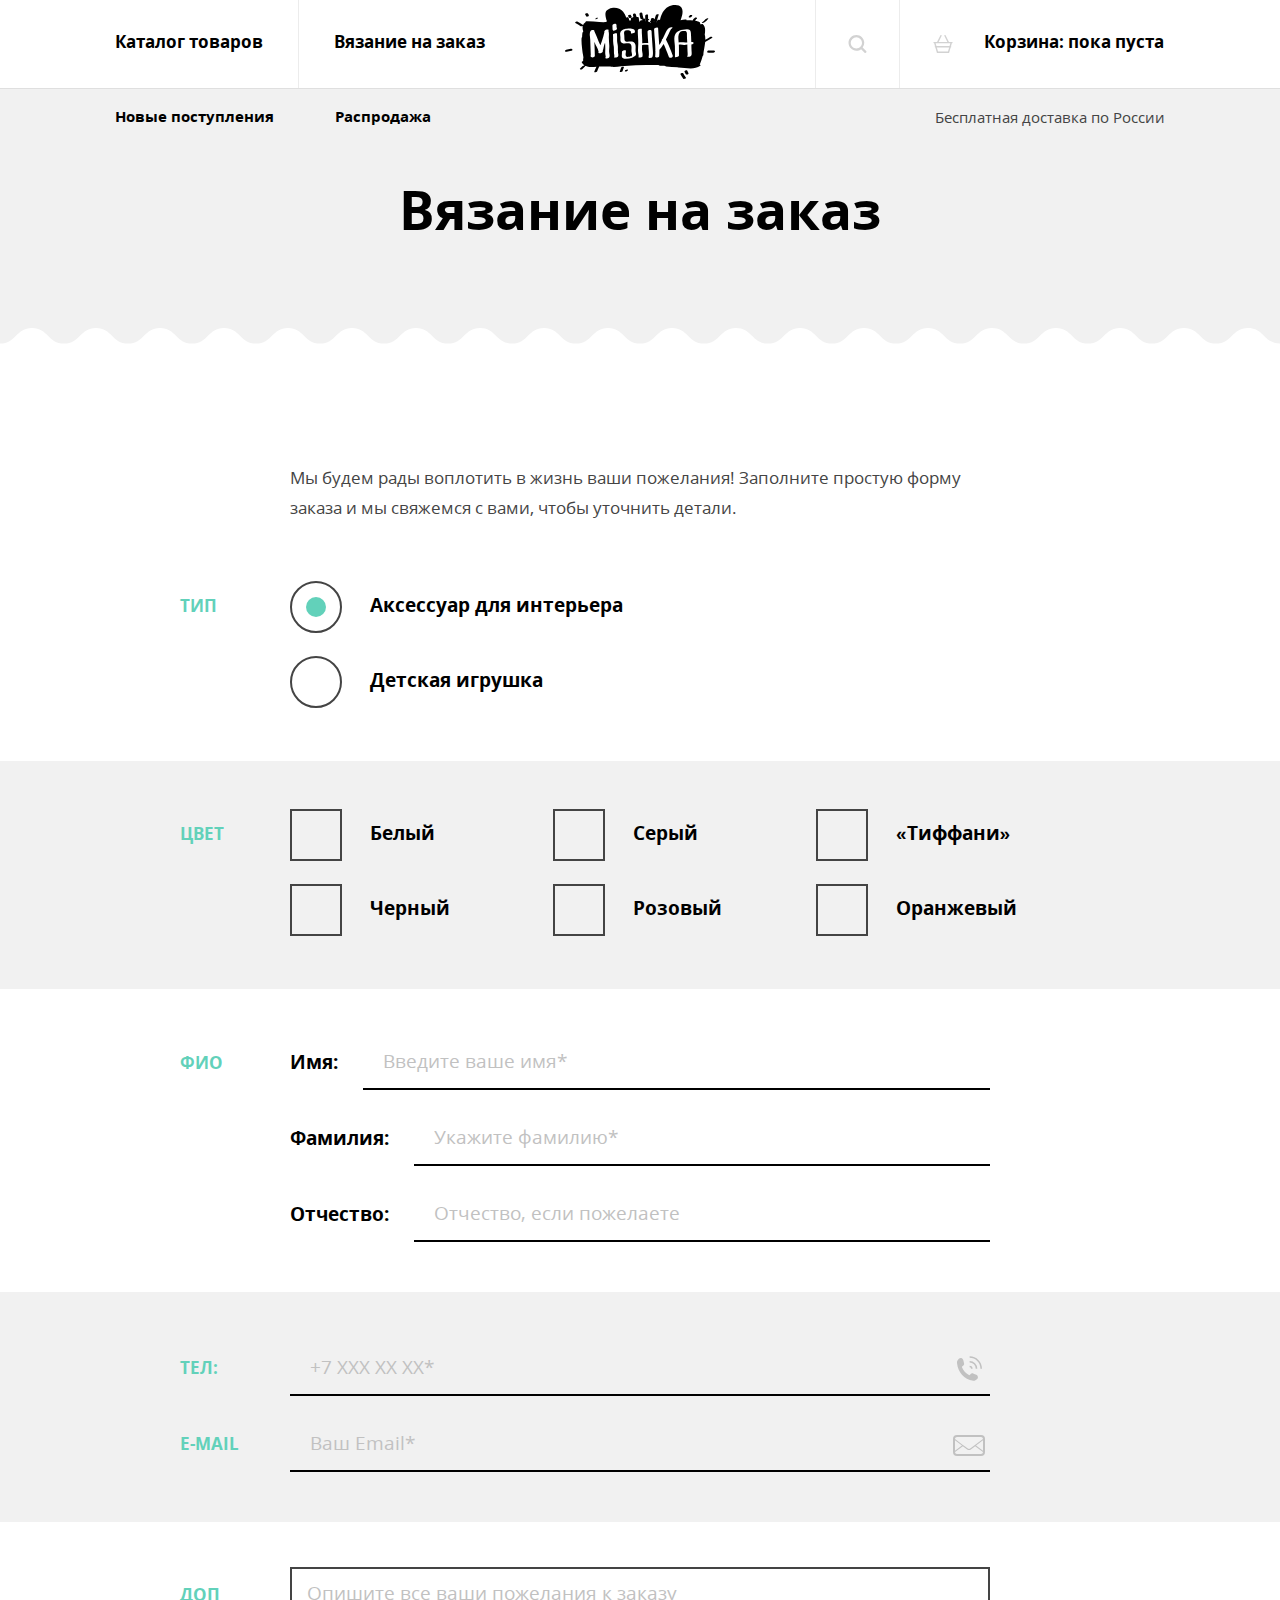
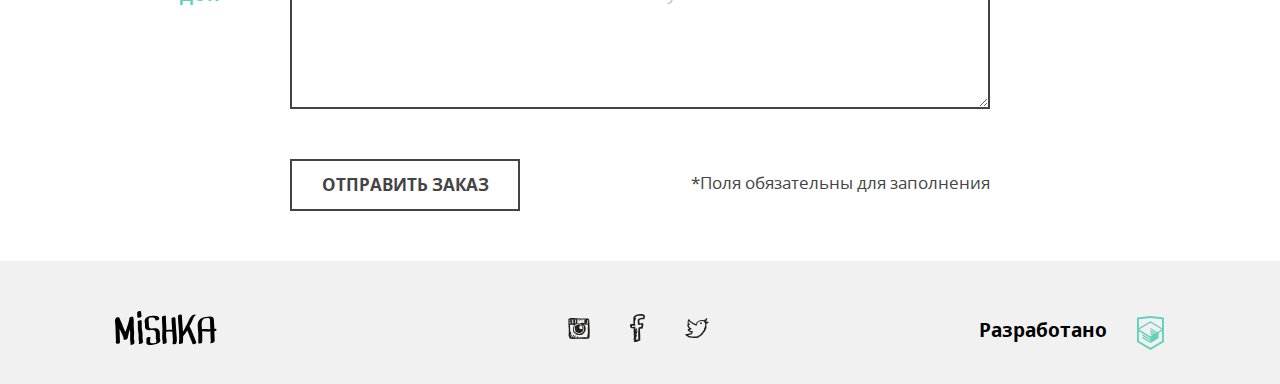
<file: form.html>
<!DOCTYPE html><html lang="ru"><head><meta charset="utf-8"><meta name="viewport" content="width=device-width,initial-scale=1"><title>Вязание на заказ / Магазин «Мишка»</title><link rel="preload" href="fonts/opensans.woff2" as="font"><link rel="preload" href="fonts/opensansbold.woff2" as="font"><link rel="stylesheet" href="css/style.min.css"></head><body><div class="hidden"><svg xmlns="http://www.w3.org/2000/svg"><symbol id="htmlacademy"><path d="M13.62.017L13.472 0 0 1.412v24.661l13.473 8.017 13.43-7.99.042-.025V1.412L13.62.017zm11.399 12.11L13.495 5.334l-.001-.104-.087.05-.088-.056v.109L1.925 12.118V3.147l11.548-1.212L25.02 3.147v8.98zm-11.614-5.34L24.923 13.5l-4.479 2.64-7.093-4.221-.014 1.415 5.904 3.513-.86.507-5.03-2.992-.014 1.415 3.827 2.275-.782.523-3.031-1.787-.014 1.413 1.853 1.091-1.8 1.081-11.356-6.751 11.371-6.835zm-11.48 8.34l11.411 6.791.016 1.044-7.942-4.728-.015 1.416 7.979 4.795.018 1.076-7.973-4.74-.013 1.414 8.021 4.822.046.025 8.143-4.872-.011-5.177 3.415-2.036v10.021L13.472 31.85 1.925 24.979v-9.852z"></path></symbol><symbol id="icon-cart" viewbox="264.205 370.961 20.294 18.849"><path d="M283.75 378.19h-3.151l-3.407-6.814a.75.75 0 1 0-1.341.671l3.071 6.143h-9.138l3.072-6.143a.75.75 0 0 0-1.341-.671l-3.407 6.814h-3.151a.75.75 0 0 0 0 1.5h.157l.855 2.991a.737.737 0 0 0-.316.595c0 .396.309.71.697.739l1.656 5.795h12.697l1.656-5.795a.745.745 0 0 0 .698-.739.738.738 0 0 0-.316-.596l.854-2.991h.157a.75.75 0 1 0-.002-1.499zm-4.181 10.121h-10.433l-1.224-4.284h12.881l-1.224 4.284zm1.653-5.785h-13.739l-.81-2.836h15.359l-.81 2.836z"></path></symbol><symbol id="icon-fb" viewbox="56.519 49.996 14.962 27.718"><path d="M68.181 55.188c1.026.029 1.993 0 2.681-.3.391-.818.556-1.854.619-2.989-.19-.015-.062-.337-.207-.399-.029-.202-.278-.195-.309-.398-.277-.165-.457-.422-.723-.598-.727-.162-1.44-.335-2.164-.499-.849.044-1.895-.103-2.58.1-2.619-.04-3.997 1.12-5.259 2.392-.023.078-.003.197-.105.199-.574 1.587-.125 3.621-.204 5.581.099.436.107.958.204 1.395-.998.296-2.212.387-3.402.499-.317.324-.178 1.089-.206 1.693.085.583.278 1.06.413 1.595.211.193.596.396.825.498.065.029.071.082.103.1.506.268 1.451.008 2.268.1-.136 1.978.256 3.915 0 5.68.007.327.295.382.208.798-.001.963-.067 1.99.208 2.69-.287.455-.497.982-.415 1.794.122.016.114.157.105.299-.075.47.643.175.515.698.162.456-.428.184-.413.498v.896c.53.285 1.462.182 2.268.199.908-.419 2.188-.479 2.785-1.196.459.235.916-.014 1.238-.199-.018-.315.273-.333.205-.698-.004-.328-.173-.496-.103-.896v-2.89c-.206-2.293-.048-4.938-.309-7.176.888-.105 1.917-.075 2.578-.398.357-.451.377-1.23.516-1.895.177-.226.221-.583.206-.996.19-.213.068-.729.104-1.096-.141-.595-.168-1.3-.825-1.39-.884-.235-2.043.595-2.991.299.049-1.134-.293-2.342 0-3.388.746-.181 1.446-.4 2.166-.602zm-3.818 4.783c.117.254.254.486.414.698.079.022.203.003.205.101a10.319 10.319 0 0 0 3.096-.299c0 .998-.271 1.733-.518 2.492-.662.045-1.467.3-1.958.198-.276.165-.372.506-.62.698-.049.441.142.495 0 .797-.201.137-.055.611-.205.796v1.496c.085.281-.146.258-.104.497v3.488c-.085.281.146.258.104.498v2.989c.063.271-.132.791.103.896-.07.364-.412-.021-.824.1-.528.122-.926.369-1.548.4.117-.353.32-.622.311-1.097.049-.381-.365-.312-.516-.49.193-.644.562-1.117.722-1.793.197-.515.714-1.298.31-1.794-.522-.105-.521.293-.826.398-.022.077-.002.196-.103.199-.023.077-.003.196-.103.199.01.12-.151.062 0 0 .022-.078.002-.197.103-.199.023-.077.002-.197.103-.199v-.299c.368-.575.67-1.214.826-1.993.191-.28.283-.656.412-.997.156-.262.34-.869.104-1.195-.517.033-.796.295-.93.697-.32-.189.161-.434.104-.697.138-.231.169-.566.309-.797.202-.413.564-1.304 0-1.596-.438-.023-.612.207-.723.498-.214.191-.43.383-.516.698-.373-.07-.143-.727-.206-1.097-.067-.52.122-.899 0-1.195-.56-.799-2.026-.105-3.197-.299-.108-.307-.222-.984-.104-1.195 1.045-.088 2.479.201 3.197-.199.024-.078.003-.197.104-.199.094-.723-.271-1-.515-1.396.232-.806.04-2.02.104-2.989.233-.141.328-.414.515-.598.112-.955.673-1.476.722-2.49-.273.001-.607-.055-.619.199-.302-.114-.382.479-.515.199-.112-.541.246-.626.309-.997.599-.418 1.212-.82 1.856-1.195 1.741-.244 4.648-.449 6.086.198.051.616-.287.854-.207 1.496h-1.546c-1.092.24-1.987.672-2.991.997-.24.066-.276.331-.516.398-.036.396-.225.646-.311.996-.079 1.431.133 2.589.102 3.978z"></path></symbol><symbol id="icon-flag" viewbox="-11.34 -28.346 46.68 81.691"><path d="M-3.561-24.455v38.9l38.9-19.451-38.9-19.449zm-7.779 77.801v-81.691h3.805v81.691h-3.805z"></path><path fill="#231F20" d="M-11.34-28.346h3.805v81.691h-3.805z"></path></symbol><symbol id="icon-insta" viewbox="53.115 53.19 21.769 21.334"><path d="M74.881 65.336c-.013-2.395-.344-4.788-.303-7.135a37.854 37.854 0 0 0-.152-2.278c-.105-.3-.111-.699-.152-1.062-.26-.17-.222-.64-.456-.835-.423-.233-1.201-.114-1.744-.22-.657-.026-1.254-.115-1.899-.153-1.936-.101-3.973-.076-5.996-.076-2.001 0-3.954-.145-5.695-.379h-2.202c-.097.004-.105.098-.227.076-.599.034-1.077.188-1.595.303-.21.119-.421.235-.683.304-.136.192-.513.145-.607.379-.186.212.185.451 0 .607v.911c.173.13.027.58.075.835v.987c-.017 1.281.134 2.397.076 3.72.467 2.762.374 6.537.076 9.413.155.579.363 1.105.455 1.746.256.479.335 1.133.683 1.52.502.206 1.233.186 1.898.229.383.098.667.293 1.14.3 2.843-.21 5.496-.154 8.427-.229 2.704.24 5.802.188 8.275-.228.195-.134.128-.529.228-.76-.056-.385.207-.449.228-.759.131-2.395.164-4.789.15-7.216zm-12.982-6.225c.757-.153 1.48-.341 2.429-.304.71.076 1.287.283 1.897.456.116.184-.243.547.153.684v.076c.059.017.149.002.151.076.445.035.794.167 1.063.379.45.055.536.476 1.138.3-.091.213-.084.524-.075.835.324 1.183.475 2.81.303 4.252-.164.163-.215.442-.303.683-.311.322-.481.785-.836 1.062-.095.236-.25.408-.454.533-.116.213-.206.452-.457.53-.298.163-.577.011-.834-.076-.446.162-.904.312-1.215.607-.816-.096-1.648-.175-2.43-.304-.242-.139-.487-.273-.835-.305a1.997 1.997 0 0 0-.836-.455c-.101-.127-.337-.118-.455-.229-.198-.029-.229-.227-.456-.229-.118-.412-.443-.618-.532-1.062-.226-.331-.308-.805-.455-1.215-.043-1.434.091-2.692.379-3.796.346-.591.779-1.094 1.138-1.67.249.021.365-.09.38-.304.306.053.434-.072.684-.075.257.008.269-.309.458-.449zm-1.67-2.733c-.117-.263-.066-.691-.075-1.062-.007-.285.278-.279.304-.532-.003-.074-.093-.059-.152-.076.126-.146.701-.097.834 0 .132.537-.354.455-.531.684.011.167.322.032.456.076.029.854-.059 1.496 0 2.202h-.456c-.007.234.229.226.456.228-.059.286.092.363.075.607-.226.153-.716.042-1.062.075-.103-.594.235-1.375.151-2.202zm-.683-1.594c.088-.013.134.016.151.076.179.253.01.683-.076.911-.173-.179-.026-.682-.075-.987zm.152 1.822c-.132-.069-.168-.237-.152-.456.132.071.167.238.152.456zm0 1.367c-.058.139-.082-.045-.076-.152.058-.139.081.045.076.152zm-.152.228c.175-.024.084.219.228.227-.009.193-.283.179-.38.077.039-.112.113-.193.152-.304zm-2.354-1.216c.006-.108.013-.214-.076-.228-.073-.733.13-1.415 0-1.973.25-.155.769-.042 1.139-.077v1.139c-.088.064-.203.101-.379.077-.054.28.324.131.379.304.008.853-.056 1.777.152 2.429-.565-.059-.906.107-1.442.076.097-.612-.019-1.435.531-1.594-.012-.141-.257-.047-.304-.153zm-.531 0c-.204.021-.217-.534-.077-.607.328.006.249.501.077.607zm-.152.988c.077-.312.034-.304.075-.683.228.013.26.77-.075.683zm.228-2.05c-.263.054-.273-.266-.153-.38.263-.053.272.267.153.38zm0-1.139c.033.159-.052.201-.076.304-.176.023-.084-.219-.229-.229.025-.102.191-.062.305-.075zm-.228 3.721c.148-.031.11.345-.076.227a.363.363 0 0 0 .076-.227zm-.684-3.721c.029.259-.438.32-.379 0h.379zm-.987.076c-.034.219-.326.179-.379.379-.214-.17.084-.468.379-.379zm-.455.759c.226-.205.451-.41.684-.607-.021-.123.071-.131.076-.228h.229c.102.381-.261.296-.305.531.021.122-.072.131-.075.227.02.335.121.588.075.988-.27.008-.276.28-.607.227.022-.428-.135-.674-.077-1.138zm.076 3.265V57.29c.195-.185.396-.364.607-.532.295.489.179 1.392.455 1.897-.275.157-.75.111-1.062.229zM72.68 69.968c-.109.954-.158 1.968-.379 2.809-2.89.123-6.02.005-8.883.153-.199.045-.273-.031-.229-.229-.253 0-.258.247-.531.229.201-.336.438-.898.151-1.291-.797.013-.797.821-1.138 1.291-.686-.053-1.137.127-1.823.075.18-.705.75-1.021.911-1.745-.395-.55-.989.138-1.214.455-.204.48-.557.81-.76 1.29H57.8c.238-.469.489-.926.759-1.366.171-.512.625-.741.683-1.367-.157-.28-.42-.029-.683 0-.123.182-.272.335-.38.531-.232.376-.501.714-.684 1.14-.181.208-.335.003-.53.227-.389.271-.581.736-.988.987-.174-.06.039-.356.153-.38.045-.181-.096-.55.075-.607.063-.366.212-.647.379-.91.119-.742.521-1.199.684-1.898-.559.099-.674.643-.988.987-.212.445-.542.772-.683 1.291-.174-.131-.028-.58-.076-.836.122-.586.298-1.119.38-1.746.133-.22.173-.535.228-.834.168-.209.046-.61-.077-.761-.226.027-.374.133-.455.304-.192-.032-.193.506-.304.304-.045-2.587-.451-4.812-.456-7.438.026-.331-.183-.424-.228-.685 1.629.028 3.121.091 4.783.229-.089.139-.199.257-.304.379-.144.07-.226.173-.378.304-.604 1.653-.975 3.984-.607 6.15.229.58.589 1.029.986 1.441.907.485 1.635 1.149 2.506 1.671 1.701.361 3.84.369 5.541 0 .236-.12.484-.226.685-.38 1.364-1.242 2.753-2.459 2.961-4.859v-1.367c-.197-1.598-.688-2.905-1.747-3.644.331-.22 1.099.043 1.67.076.223.013.447.014.684 0 .408-.024.928-.055 1.443 0 .144.187.113.544.228.76-.062 1.684-.192 3.3-.152 5.087.103.454.127.986.229 1.441-.091.973-.237 1.89-.457 2.732zm.379-11.16c-.639-.12-1.232-.284-1.897-.379.072-.333.799-.01.987-.228.385-.223.295-.92.304-1.51.032-.348.114-.644.076-1.063-.401-.951-1.783-.421-2.886-.455-.225.718-.47 1.8-.304 2.657.169.49 1.024.292 1.519.456-.14.332-.688.057-.987.076-.296-.083-.707-.052-.986-.151-2.285.078-4.284.004-6.529.151.117-1.248.063-2.465-.076-3.645h3.112c-.344.364-.912.507-1.29.835-.44.244-.861.505-1.139.911.249.134.535-.245.759-.379.355-.074.479-.381.835-.455.423-.438 1.096-.625 1.67-.912.378-.022.697.013.987.077 1.283.007 2.456.126 3.796.076.614.145 1.45.069 1.974.304.107.298.231.579.305.911.008.986-.149 1.816-.23 2.723zm-5.845-3.72c.11-.047-.009-.092 0 0zm0 0c-.529.154-1.019.348-1.367.682.484-.198 1.059-.306 1.367-.682zm1.062.607c.111-.047-.007-.091 0 0zm-1.746.911c.727-.158 1.181-.591 1.746-.911-.437.019-.592.32-.987.379-.215.217-.6.26-.759.532zm-.683-.835c-.111.047.007.092 0 0zm-.683.607c.11-.046-.008-.092 0 0zm-.075.076c.063.014.07-.03.075-.076-.064-.014-.072.03-.075.076zm-.077.076c.064.014.072-.03.077-.076-.067-.013-.072.029-.077.076zm-.834.608c.346-.134.613-.348.834-.607a2.018 2.018 0 0 0-.834.607zm2.276.987c.533-.049.749-.416 1.215-.531.284-.298.784-.381.987-.76-.56.023-.766.399-1.216.531-.284.297-.751.413-.986.76zm-2.276-.987c-.317-.074-.016.227 0 0zm-.533.379c.021.021.115-.037.076-.077-.021-.02-.116.038-.076.077zm2.809.608c-.11.047.007.091 0 0zm-1.14 1.821c-.223-.231-.676-.233-.986-.379-.697-.038-1.223.093-1.746.229-.304.151-.607.304-.91.454-.266.166-.444.417-.76.532-.205.225-.352.51-.684.607-.004.223-.173.281-.304.379-.089.115-.094.312-.227.381-.007.12.036.29-.076.303.108 1.512.291 2.948.683 4.177.287.623.975.846 1.442 1.29.589.297 1.328.444 2.126.531.277-.052.553-.105.911-.076a5.088 5.088 0 0 0 2.81-1.441c.1-.281.252-.508.455-.684-.254-.671.293-1.098.455-1.59.002-1.344-.201-2.48-.607-3.415-.256-.579-.92-.751-1.366-1.139-.059-.018-.15-.003-.151-.077-.269-.136-.733-.239-1.065-.082zm-3.415 4.327c-.113-.063-.109-.244-.152-.379.256-.078.118.237.152.379zm.076.305c.041-.117.079-.006.076.075-.04.118-.079.005-.076-.075zm.456-2.051c.015-.086.075-.042.075 0-.014.087-.075.043-.075 0zm1.67-2.125c-.203.258.041.576.077.836-.305-.039-.574-.887-.077-.836zm.379 3.948c-.04-.038.055-.097.076-.076.04.038-.054.097-.076.076zm.759 2.884c.034-.109.066.008.152 0-.018.097-.15.077-.152 0zm2.201-2.581c-.233-.057-.145.208-.379.152.069-.159.118-.338.229-.455.134.019.172.13.15.303zm-1.137-3.796c.211.119.441.217.606.381.085.219.243.363.38.529.058.778.179 1.492.151 2.354-.257.099-.438.271-.683.381-.78-.006-1.358-.212-1.897-.456-.171-.259-.355-.505-.532-.759v-1.062c.17-.185.319-.391.456-.607.228-.127.508-.201.454-.607-.038-.062-.078-.124-.075-.229.158.045.245.159.379.229.323.017.41-.2.761-.154z"></path></symbol><symbol id="icon-interior" viewbox="-259.404 -19.675 40.219 62.411"><path d="M-244.227 18.283c-.286.966-.245 2.191.027 3.639.494 2.635 1.687 6.041 2.358 9.67h5.062c.696-3.641 1.949-7.05 2.471-9.683.287-1.445.33-2.66.041-3.617-.275-.899-.89-1.618-2.021-2.303h-5.997c-1.075.679-1.674 1.391-1.941 2.294zm11.832 19.995h-13.799c-1.293 0-2.299.976-2.299 2.229v2.229h18.397v-2.229c0-1.253-1.006-2.229-2.299-2.229zm7.133-55.724h-11.732c0-1.244-1.015-2.229-2.3-2.229-1.283 0-2.3.985-2.3 2.229h-11.737l-6.073 25.517c.794-.461 1.589-.992 2.632-.992 1.359 0 2.243.818 2.924 1.375.682.557 1.162.849 1.447.849.292.001.769-.287 1.451-.836.681-.548 1.564-1.358 2.915-1.358 1.349 0 2.237.806 2.919 1.354.684.549 1.161.84 1.451.84.146 0 .338-.073.58-.214.242-.141.53-.353.872-.626.512-.411 1.139-.967 1.99-1.218.284-.085.593-.136.93-.136 1.347 0 2.238.805 2.92 1.354.683.548 1.159.84 1.451.84.287-.002.766-.296 1.445-.85.684-.554 1.571-1.367 2.925-1.367 1.356 0 2.239.817 2.919 1.371.342.276.631.489.872.631.24.143.431.214.575.214.288 0 .762-.293 1.442-.854.68-.559 1.567-1.384 2.929-1.384 1.044 0 1.839.533 2.632.997l-6.079-25.507zm-10.619 51.266h-6.864c-.657 0-1.15.479-1.15 1.115 0 .635.493 1.113 1.15 1.113h6.9c.655 0 1.15-.479 1.15-1.113 0-.636-.495-1.115-1.15-1.115h-.036zm-3.414-24.484c-.146 0-.338.074-.58.213-.157.094-.37.261-.57.41v3.731h2.299V9.959c-.505-.378-.908-.623-1.149-.623z"></path></symbol><symbol id="icon-left-arrow"><path d="M50 11.002H7.659l8.174-8.174L13.005 0 0 12.998l.003.003-.003.004 13.005 12.998 2.828-2.828-8.172-8.173H50z"></path></symbol><symbol id="icon-mail" viewbox="0 0 32 32"><path d="M28 5H4a4 4 0 0 0-4 4v13a4 4 0 0 0 4 4h24a4 4 0 0 0 4-4V9a4 4 0 0 0-4-4zM2 10.25l6.999 5.25L2 20.75v-10.5zM30 22c0 1.104-.898 2-2 2H4c-1.103 0-2-.896-2-2l7.832-5.875 4.368 3.277a3 3 0 0 0 3.599 0l4.369-3.277L30 22zm0-1.25l-7-5.25 7-5.25v10.5zm-12.801-2.148c-.35.263-.763.4-1.199.4s-.851-.139-1.2-.4L10.665 15.5l-.833-.625L2 9.001V9c0-1.103.897-2 2-2h24c1.102 0 2 .897 2 2l-12.801 9.602z"></path></symbol><symbol id="icon-phone" viewbox="0 0 24.829 24.333"><path d="M17.321 24.333h-1.115c-4.904-.58-8.497-2.857-11.11-5.772C2.473 15.637.402 11.875 0 6.817V5.459c.091-.921.544-1.55 1.067-2.086.65-.666 1.63-1.522 2.522-1.553.659-.022 1.78.451 2.232 1.066.388.53.595 1.59.775 2.378.185.797.6 1.95.485 2.717-.176 1.196-1.764 1.703-2.231 2.572 1.551 3.721 4.089 6.456 7.472 8.345.847-.465 1.595-1.864 2.767-1.892.428-.012.972.209 1.406.34.477.143.891.326 1.311.484.705.266 1.957.621 2.378 1.213.433.61.681 1.608.581 2.231-.194 1.234-2.227 2.603-3.444 3.059zM12.529 1.528c5.949 0 10.771 4.822 10.771 10.771h1.529C24.829 5.507 19.323 0 12.529 0v1.528z"></path><path d="M12.529 9.327v1.552a1.42 1.42 0 0 1 1.421 1.42h1.553a2.973 2.973 0 0 0-2.974-2.972zM12.529 6.246a6.054 6.054 0 0 1 6.056 6.054h1.588a7.642 7.642 0 0 0-7.644-7.641v1.587z"></path></symbol><symbol id="icon-right-arrow"><path d="M0 11.002h42.341l-8.175-8.174L36.995 0 50 12.998l-.004.003.004.004-13.005 12.998-2.829-2.828 8.173-8.173H0z"></path></symbol><symbol id="icon-search" viewbox="-0.8 -0.8 17.6 17.6"><path d="M16.47 14.93l-3.415-3.415A7.67 7.67 0 0 0 14.6 6.899C14.6 2.646 11.153-.8 6.9-.8S-.8 2.646-.8 6.899s3.446 7.7 7.699 7.7c1.734 0 3.326-.58 4.613-1.546l3.417 3.416c.203.202.418.33.771.33a1.1 1.1 0 0 0 1.1-1.1c0-.24-.061-.499-.33-.769zM1.399 6.899a5.5 5.5 0 1 1 11 0c0 3.038-2.462 5.5-5.5 5.5s-5.5-2.461-5.5-5.5z"></path></symbol><symbol id="icon-tick"><path d="M32.666 1.414L31.252 0 11.338 19.914 1.414 9.989 0 11.403l9.924 9.925 1.414 1.414h.001l1.414-1.414h-.001z"></path></symbol><symbol id="icon-toy" viewbox="226.001 226.19 60 59.62"><path d="M226.001 269.871l27.438 15.934v-23.346l-27.438-15.94v23.352zm51.346-31.244v2.453c0 1.817-3.458 3.29-7.73 3.29-4.266 0-7.727-1.473-7.727-3.29v-4.059h.024c.26 1.714 3.604 3.073 7.702 3.073 4.272 0 7.729-1.474 7.729-3.285 0-1.819-3.457-3.289-7.729-3.289-.339 0-.675.01-1.002.03l-4.975-2.888v3.086c0 1.817-3.454 3.29-7.723 3.29-2.683 0-5.045-.583-6.433-1.467a3.928 3.928 0 0 0-.732-.586c-.363-.381-.565-.797-.565-1.236v-2.986l-4.807 2.792a21.384 21.384 0 0 0-1.054-.033c-4.267 0-7.727 1.469-7.727 3.289 0 1.811 3.46 3.285 7.727 3.285 4.099 0 7.446-1.358 7.705-3.073h.022v4.059c0 1.817-3.455 3.29-7.727 3.29-4.267 0-7.727-1.473-7.727-3.29v-2.42l-5.952 3.452 27.531 15.986 27.351-15.882-6.181-3.591zm-13.644 10.166c0 1.817-3.46 3.287-7.727 3.287-4.269 0-7.729-1.47-7.729-3.287v-4.059h.024c.26 1.715 3.603 3.076 7.705 3.076 4.101 0 7.443-1.361 7.705-3.076h.021v4.059h.001zm-5.145 13.873v23.144L286 269.871v-23.144l-27.442 15.939zm-2.641-29.904c4.269 0 7.723-1.47 7.723-3.286 0-1.814-3.454-3.287-7.723-3.287-4.27 0-7.729 1.472-7.729 3.287-.001 1.816 3.459 3.286 7.729 3.286"></path></symbol><symbol id="icon-twitter" viewbox="52.253 53.771 23.494 20.168"><path d="M75.706 57.855c-.227-.366-.909-.277-1.407-.371h-1.112c.142-.353.343-.646.52-.963.056-.438.254-.734.223-1.26.129-.167.176-.417.296-.593.104-.144.242-.477.074-.667-.051-.221-.295-.249-.593-.222a.515.515 0 0 0-.222.148c-.448.433-.778 1.014-1.261 1.408-.009.008-.062 0-.074 0-.087.005-.033.046-.075.074-.146.098-.257.152-.369.223-.284.176-.547.445-.891.519-.529-.211-1.156-.326-1.852-.37-1.157.102-2.303.215-3.038.741-.911.35-1.477 1.042-2.149 1.63-.049.32-.342.398-.37.741-.005.045-.012.088-.073.074.043.241-.051.345-.074.519-.001.133.199.431 0 .52-.822-.12-1.485-.63-2.149-.964-.718-.36-1.468-.604-2.074-1.111-.716-.322-1.26-.816-1.778-1.334-.208-.312-.542-.496-.667-.89-.379-.164-.175-.912-.741-.889-.315-.043-.345.199-.444.37-.07.227-.361.232-.371.519-.004.046-.011.088-.074.075-.17 1.089-.527 1.992-.519 3.26.129.415.35.738.593 1.038-.418.051-.716.222-.89.519-.06 1.073.378 1.647.742 2.297.134.384.352.685.593.963.017.229.206.288.296.445.019.105.123.125.149.223-.04.105.289.18.073.221-.413.131-1.016.07-1.259.371-.109.279-.109.833 0 1.111.034.237.282.262.296.519.499.417 1.082.747 1.631 1.112.574.166 1.211.271 1.852.37-.102.343-.338.551-.593.741-.78.381-1.849.474-2.742.74-.555.038-.956.23-1.556.223-.333.127-.854.075-1.112.223-.122.068-.102.096-.222.221-.134.412.111.74.444.89-.005.253.219.276.371.371.089.183.254.29.445.37.544.468 1.268.759 1.927 1.112.83.183 1.648.376 2.52.519.896.116 1.901.124 2.816.222h.963c.511.132 1.23.054 1.853.074.095-.102.322-.073.519-.074.522-.269 1.196-.385 1.631-.74.574-.241.989-.642 1.557-.89.866-.765 1.937-1.324 2.519-2.37.205-.189.351-.438.445-.74.265-.156.385-.454.593-.667.404-.41.706-.924 1.037-1.4.319-.496.576-1.054.89-1.556-.01-.405.306-.484.296-.89.193-.226.177-.662.371-.88-.033-.255.029-.415.074-.594.047-1.281-.047-2.422-.297-3.407.588-.155 1.181-.302 1.631-.593.52-.206.993-.603.808-1.281zm-3.408 4.076c-.153.859-.615 1.41-1.038 2.001.059.379-.104.538-.073.889a4.303 4.303 0 0 0-.371 1.037c-.203.267-.332.606-.519.89-.366.548-.777 1.051-1.186 1.557-.378.56-.912.965-1.334 1.481-.42.493-.942.885-1.407 1.334-.474.17-.89.396-1.26.667a5.06 5.06 0 0 0-.667.296c-.177.146-.499.145-.668.29-1.086.147-2.3.17-3.555.148-1.031-.105-2.115-.159-3.039-.371-.922-.189-1.511-.712-2.297-1.037.153-.242.634-.154.963-.222.031-.166.394-.003.444-.149.257.06.285-.109.52-.07.563-.201 1.23-.302 1.705-.593.282-.138.406-.434.667-.593.033-.189.104-.341.222-.444.047-.275.201-.441.148-.815.111-.21.299-.343.296-.667-.074-.147-.128-.316-.296-.371-.026-.196-.377-.067-.444-.222-.255.032-.416-.029-.593-.075-.154-.043-.487.092-.519-.073-.842-.023-1.3-.43-1.853-.74.431-.262 1.032-.353 1.333-.742.516-.076 1.058-.129 1.112-.666 0-.717-.771-.661-1.333-.815-.773-.66-1.194-1.672-1.779-2.52.238-.157.564-.226.741-.444.454.058.54-.251.667-.52.019-.488-.333-.605-.593-.815a3.49 3.49 0 0 1-.667-.74c-.003-.818-.021-1.652.074-2.372.063-.014.07.029.074.074.227.441.559.775.815 1.186.532.357.925.853 1.556 1.112.452.413 1.108.621 1.557 1.038.601.263 1.158.57 1.704.889.669.194 1.056.673 2.001.593.198-.098.394-.199.593-.297.258-.456-.059-1.079.147-1.63.255-.659.797-1.031 1.26-1.481.29-.155.555-.335.815-.519.347-.098.675-.216.964-.37a6.223 6.223 0 0 0 1.037-.148h1.26c.244.052.475.119.74.148.209.137.38.313.666.371.789.693 1.271 1.696 1.409 3.039-.122.484.053.873.001 1.481zm.296-5.632c-.129.34-.23.707-.593.815-.017-.105-.122-.125-.147-.222-.012-.209.209-.186.296-.296.162-.085.245-.248.444-.297-.007-.09.108-.046 0 0zm-5.484 3.038c.163.135.284.31.519.371.101.221.314.327.594.37.047-.15.346-.049.37-.222.174-.023.166-.229.296-.297-.018-.55-.129-1.006-.37-1.333-.758-.423-1.676.039-1.409 1.111z"></path></symbol><symbol id="icon-video"><path d="M26 15l6-4v16l-6-4v-8zm-2 0v8a4 4 0 0 1-4 4H4a4 4 0 0 1-4-4v-8a4 4 0 0 1 4-4h10a2 2 0 0 1 2-2V7H5a1 1 0 1 1 0-2h12a1 1 0 0 1 1 1v3a2 2 0 0 1 2 2 4 4 0 0 1 4 4zm-12 0H4v8h8v-8zm8 1a1 1 0 0 0-1-1h-4a1 1 0 1 0 0 2h4a1 1 0 0 0 1-1z"></path></symbol><symbol id="logo-desktop"><path d="M143.165 31.397c-1.481 1.055-3.053 1.942-4.657 2.777.037-1.747-.119-3.465-.591-5.127.051-.333.102-.667.145-1.002.375-3.005.657-7.122-2.003-9.224-.335-.265-1.249-.035-1.922.274a4.64 4.64 0 0 0-.496-.415 14.922 14.922 0 0 1-.229-.735c-.035-.12-.168-.188-.36-.215.285-.383.263-.818-.419-1.092a18.59 18.59 0 0 0-1.143-.413c-.067-.072-.126-.096-.172-.058l-.006.003c-.938-.3-1.893-.533-2.859-.705.138-.331.396-.813.552-1 .132-.157.279-.3.429-.439.062-.057.125-.111.188-.165l.069-.061.084-.062c.38-.288.846-.865.221-1.202-.57-.307-1.507-.142-2.007.238-.863.655-1.626 1.379-2.092 2.361-2.01-.169-4.05-.155-6.079-.078a.757.757 0 0 0 .141-.25c.184-.585-.908-.525-1.188-.488-1.562.205-3.125.407-4.688.604 1.367-3.773 3.083-8.578 1.001-12.264-1.19-2.106-3.906-2.579-6.098-2.652-2.436-.081-4.898.461-7.036 1.636-4.762 2.618-7.11 7.71-8.21 13.138-.497-.657-2.301-.425-2.645.468-.124.32-.229.645-.327.972-.16.174-.282.386-.345.637-.015.056-.027.111-.041.167l-.196.007c.02-.104.041-.207.064-.31.146-.109.247-.232.28-.366.574-2.296 1.156-4.588 1.948-6.82.269-.756-2.511-.399-2.804.426a51.17 51.17 0 0 0-1.12 3.622c-.165.078-.356.187-.425.326-.017.034-.031.07-.047.104-.107-.093-.271-.151-.466-.178v-.959c0-.432-2.823-.034-2.823.757v1.568a2.329 2.329 0 0 0-.472.266l-.19.172a.373.373 0 0 0-.12.245c-.007.026-.013.053-.023.078-.017.022-.032.046-.052.066-.126.128-.184.335-.027.467.19.16.508.167.738.159.048-.002.097-.007.146-.011v.468a75.61 75.61 0 0 1-.675-.006l-.411-.051c-.021-.385-.676-.452-1.351-.328a.524.524 0 0 0-.001-.148 23.602 23.602 0 0 1-.229-1.79c.237-.079.471-.18.68-.313.159-.102.328-.224.328-.43v-.194c0-.18-.412-.204-.499-.208a2.849 2.849 0 0 0-.589.041c-.075-1.305-.081-2.615-.081-3.925 0-.84-2.824-.315-2.823.757 0 1.786.009 3.57.193 5.343a2.477 2.477 0 0 0-.27.009v-1.532c0-1.045-1.297-1.22-2.147-.809.313-.262.489-.622.37-1.039-.403-1.414-.778-2.827-.974-4.287-.188-1.394-3.017-.677-2.824.756.196 1.46.57 2.873.975 4.287.235.828 1.338.889 2.104.51-.227.196-.373.452-.373.76v.63c-.189-.098-.439-.16-.77-.16-1.057 0-1.671.885-1.4 1.477a41.915 41.915 0 0 1-.491-.083c-.382-1.248-.686-2.514-.714-3.83-.02-.942-1.27-1.049-2.108-.672a.571.571 0 0 0-.049-.168c-.385-.804-.567-1.674-.78-2.533-.332-1.35-3.158-.601-2.823.756.157.638.3 1.281.519 1.898l-.056.014c-.3.081-.601.205-.854.387-.832.079-1.828.565-1.752 1.208.058.478.131.953.209 1.427-.546.091-1.092.177-1.639.26a11.905 11.905 0 0 1-.618-2.443c-.131-.924-1.555-.854-2.332-.26-.774-2.062-1.796-4.019-3.122-5.761-2.621-3.439-7.097-4.613-11.242-3.794-1.9.376-3.735 1.184-5.043 2.646-1.21 1.353-1.352 3.089-1.17 4.805.158 1.493.61 4.005 1.584 5.976-.35-.012-.709.041-.949.139-.283.117-.561.248-.833.388a95.043 95.043 0 0 1-5.803-.07c-4.179-.194-8.301-.86-12.497-.742-.923.026-1.534.719-1.465 1.262-1.046.502-1.733 1.315-2.143 2.287-1.732-1.15-3.479-2.266-5.335-3.211-.689-.351-3.3.707-2.285 1.224 1.84.938 3.561 2.072 5.278 3.216.512.341 1.32.133 1.842-.07.03-.012.09-.039.165-.077-.306 1.44-.157 3.067.241 4.493.03.11.093.198.172.27a9.289 9.289 0 0 0-.007 1.015l-.002.165c-.4.189-.712.48-.76.839a37.38 37.38 0 0 0-.305 4.229c-.272.199-.462.469-.485.798-.233 3.345.037 6.652.467 9.95.185 2.694.69 5.344 1.172 7.999.058.416.113.832.167 1.249-.265 1.133-.398 2.395-.237 3.482-.881.171-1.729.866-1.233 1.617.765 1.158 1.644 2.018 2.606 2.649-.633-.103-1.42.11-1.871.555-.818.809-1.715 1.531-2.533 2.339-.429.424-.314.935.289 1.078.651.155 1.516-.06 1.997-.535.817-.808 1.715-1.531 2.533-2.339.248-.245.308-.517.204-.731 3.21 1.735 7.235 1.27 11.114.943-.882 1.589-1.542 3.273-2.17 4.997-.262.719 2.507.373 2.801-.436.61-1.675 1.237-3.343 2.103-4.895 3.741.117 7.479.122 11.215.051.149.182.416.305.746.336 3.27.311 6.489-.096 9.688-.699 4.789-.229 9.577-.525 14.366-.809 7.527-.186 15.056-.346 22.587-.32.1.109.204.215.314.318.272.256.621.345.979.33.062.009.128.016.199.019a69.72 69.72 0 0 1 2.141.145c.156.04.341.059.559.046h.005c.782.067 1.563.14 2.346.208.171.214.497.342.792.361 3.804.25 7.612.522 11.423.703.14.229.536.34.82.343 7.067.06 15.278 2.804 21.558-1.736.501-.362.273-.877-.264-.984a1.992 1.992 0 0 0-.326-.034c.008-.016.018-.03.023-.045a60.72 60.72 0 0 0 2.945-8.552c.365-.198.632-.494.646-.86.049-1.189.188-2.406.371-3.639a63.27 63.27 0 0 0 .441-2.66c.387-2.169.806-4.367 1.018-6.541 2.28-1.147 4.538-2.335 6.622-3.819 1.565-1.117-.784-1.883-1.832-1.137zm-55.33-15.046a1.13 1.13 0 0 0-.134.123c.073-.312.149-.623.228-.934h.111c-.068.27-.138.541-.205.811z"></path><path d="M63.261 12.626c.127.196.562.217.753.217.377.001.759-.083 1.106-.225.404-.166 1.101-.559.77-1.07-.363-.562-.609-1.19-.975-1.754-.127-.196-.562-.217-.754-.217a2.914 2.914 0 0 0-1.105.226c-.404.165-1.101.558-.77 1.069.363.562.61 1.191.975 1.754zm-42.578-1.719c.216.647 1.111.647 1.648.504.472-.127 1.39-.616 1.175-1.26-.208-.624-.433-1.293-.893-1.78-.479-.507-1.324-.417-1.902-.151-.412.19-1.177.838-.695 1.349.382.405.478.772.667 1.338zm9.977 2.988c.843 0 3.073-1.276 1.186-1.276-.843 0-3.074 1.276-1.186 1.276zm91.902-1.621c.346.072.717.032 1.055-.059.321-.086.7-.234.941-.477.355-.355.728-.729.962-1.178.104-.198.174-.399-.005-.587-.188-.197-.507-.245-.763-.251a2.695 2.695 0 0 0-1.106.22c-.252.106-.621.294-.756.553a2.964 2.964 0 0 1-.351.513l-.023.027a.578.578 0 0 0-.028.032c-.064.067-.13.133-.195.199-.158.158-.346.365-.279.614.063.241.333.349.548.394zm13.299 5.418c.631-.061 1.395-.246 1.894-.662 1.319-1.102 2.603-2.248 3.623-3.642.288-.393-1.049-.243-1.118-.23-.534.099-1.316.276-1.661.746-.949 1.296-2.164 2.349-3.391 3.374-.498.415.441.434.653.414zm10.879 27.077h-4.872c-.616 0-1.475.468-1.556 1.139-.09.739.754.922 1.304.922h4.871c.617 0 1.475-.468 1.557-1.139.09-.739-.754-.922-1.304-.922zM57.021 60.784c-.498.08-1.412.296-1.639.831a34.65 34.65 0 0 0-1.364 3.897c-.211.733 2.571.333 2.798-.451a34.575 34.575 0 0 1 1.363-3.897c.222-.527-.966-.412-1.158-.38zm4.581 2.591a3.893 3.893 0 0 0-1.029.152 3.87 3.87 0 0 0-.968.383c-.141.084-.338.2-.338.39a3.075 3.075 0 0 1-.021.346.755.755 0 0 1-.113.272c-.064.082-.108.179.018.253.196.114.502.083.712.062a4.713 4.713 0 0 0 1.099-.252c.243-.085.613-.207.795-.407.149-.164.241-.286.284-.501.035-.177.05-.349.05-.529-.001-.166-.422-.168-.489-.169zm55.05 3.676c-.354-.686-3.043.331-2.823.757.844 1.638 1.939 3.122 2.923 4.677.436.689 3.04-.414 2.823-.757-.982-1.554-2.079-3.039-2.923-4.677zm4.092-2.338c-.294-.588-1.067-.563-1.624-.414-.35.094-1.485.598-1.199 1.17l1.169 2.339c.294.588 1.068.562 1.624.414.35-.094 1.486-.598 1.199-1.171l-1.169-2.338zM5.668 43.105c-1.486.359-3.006.571-4.481.975-.537.146-1.342.641-1.16 1.318.181.675 1.128.709 1.664.562 1.476-.403 2.995-.615 4.482-.975.541-.13 1.338-.651 1.16-1.318-.185-.685-1.124-.692-1.665-.562z"></path><path d="M43.752 40.106c-.083-2.707-.514-5.396-.479-8.108.028-2.194.393-4.45-.363-6.554.047-.239.097-.477.141-.717.195-1.055-3.3-.497-3.849.468-.346.283-.523.621-.377.965.037.087.069.175.102.263-.662 3.233-1.584 6.364-2.645 9.498-.406 1.199-.896 2.37-1.31 3.565-.587-1.114-1.181-2.214-1.658-3.408-1.386-3.464-2.636-6.965-4.326-10.299.192-1.543-3.232-1.381-3.907.032-.816 1.709-.711 3.434-.442 5.262.303 2.061.356 4.086.381 6.167.048 4.012.361 8.016.421 12.027-.357.397-.466.889-.092 1.388.163.217.365.385.576.554.913.73 3.533.108 3.528-1.283-.014-4.16-.314-8.312-.424-12.471a99.221 99.221 0 0 1-.024-1.222l.173.438c.646 1.618 1.322 3.191 2.205 4.696.876 1.491 1.315 3.092 1.819 4.719-.19.219-.305.467-.234.715-.04.181.071.294.253.363.645.552 1.858.277 2.532-.007.29-.122.566-.263.834-.427.348-.215.891-.686.735-1.17l-.088-.281c.475-1.281.716-2.612.975-3.965.275-1.441.789-2.805 1.307-4.171.053.625.107 1.249.157 1.872.206 2.577.033 5.118.008 7.696-.009.854.054 1.648.221 2.484.068.345.37 1.824.283 1.904-.617.57-.438 1.268.389 1.45.923.203 2.1-.106 2.795-.749 1.209-1.117.638-2.871.364-4.28-.46-2.362.093-5.008.019-7.414zm8.44.682c-.074-2.007-.771-3.897-.781-5.925-.011-2.327.183-4.635-.156-6.949-.107-.732-4.093.101-3.953 1.059.312 2.129.199 4.268.161 6.412-.037 2.063.472 3.934.737 5.958.271 2.073-.085 4.195.15 6.271.11.971.758 2.768.09 3.612-.424.537 1.482.345 1.568.33.775-.143 1.809-.395 2.324-1.048.659-.835.198-2.448.054-3.387-.32-2.08-.115-4.236-.194-6.333zm16.479-3.35c-2.081-2.809-5.943-.787-8.64-1.554-1.39-.396-1.407-2.292-1.403-3.428.004-1.439-.115-2.757-.276-4.184-.119-1.061-.024-2.14.753-2.93.143-.146.866-.339.817-.342a8.098 8.098 0 0 1 1.077-.094c1.562-.067 4.654.234 4.056 2.506-.269 1.019 3.629.435 3.913-.643 1.224-4.64-7.352-3.749-9.774-3.106-2.231.592-4.692 1.862-4.819 4.438-.062 1.23.274 2.401.328 3.62.061 1.403-.2 2.802.291 4.155 1.092 3.01 5.57 1.59 7.849 1.761 3.88.29 2.722 5.519 2.772 7.955.027 1.3 1.192 3.461.213 4.549-.601.668-2 .706-2.817.774-.821.069-2.221.315-2.768-.465-1.002-1.431.093-3.834-.121-5.474-.122-.933-4.104-.096-3.953 1.059.346 2.651-1.412 6.2 2.424 6.655 2.464.293 5.238-.162 7.568-.936 1.207-.4 2.328-.951 3.272-1.81 1.045-.949.701-2.369.421-3.579-.682-2.943.739-6.333-1.183-8.927zm17.484-.19c-.122-3.812-.696-7.582-.711-11.4-.009-1.989-4-1.317-3.993.346.015 3.641.501 7.232.688 10.862l.012.223c-1.967-.018-3.934.179-5.905.248.203-4.675-.617-9.311-.438-13.983.022-.587-3.909-.091-3.953 1.059-.172 4.516.593 8.997.457 13.514-.064 2.155-.247 4.303-.262 6.46-.008 1.105.173 2.204.332 3.293.147 1.008.488 2.352.183 3.349-.238.779 3.594.293 3.897-.701.55-1.794-.224-4.076-.408-5.892-.177-1.74-.04-3.53.084-5.296 2.048-.131 4.096-.3 6.135-.012.091 1.391.197 2.779.325 4.172.106 1.168.181 2.334.198 3.507.016 1.028.143 2.519-.223 3.492-.78 2.075 3.179 1.906 3.757.368.71-1.887.507-4.237.386-6.22-.151-2.468-.481-4.92-.561-7.389zm17.087 4.514c-.948-2.783-2.395-5.224-3.649-7.868 1.01-1.967 2.036-3.935 2.959-5.942.838-1.824 1.459-3.854 3.107-5.139.579-.451.555-.904-.258-.96-.883-.061-2.083.194-2.795.749-1.498 1.168-2.448 2.587-3.229 4.307a162.468 162.468 0 0 1-2.94 6.13c-.074.149-.15.298-.226.448-.494.318-.792.769-.645 1.277-.798 1.578-1.614 3.146-2.521 4.653-.302-5.584-.963-11.162-1.161-16.751-.045-1.281-4.007-.484-3.953 1.059.246 6.93 1.23 13.845 1.299 20.775l-.049.051c-.303.311-.191.498.053.606a61.474 61.474 0 0 1-.211 5.303c-.477.752.467 1.149 1.094 1.149h.098c.746 0 2.649-.353 2.742-1.376.193-2.119.254-4.234.234-6.349 1.605-1.731 2.916-3.663 4.093-5.687.766 1.494 1.495 3 2.007 4.625.868 2.766 2.32 5.308 3.159 8.087.55 1.822 4.497.745 3.952-1.059-.839-2.778-2.225-5.345-3.16-8.088zm23.718-4.677c-.212-.84-1.385-.857-2.292-.777-.013-.338-.021-.677-.036-1.016-.127-2.686-.168-5.428-.396-8.105-.211-2.479-1.599-3.368-4.008-3.276-2.438.093-5.277.532-7.55 1.416-2.632 1.023-4.096 2.961-4.601 5.733-.555 3.041.242 6.275.377 9.331.155 3.535.066 7.078.062 10.614 0 .579 3.952.031 3.953-1.059.003-2.801.043-5.602 0-8.402a53.08 53.08 0 0 0-.104-2.466c1.382-.599 3.721.013 5.097.143 1.117.105 2.188-.167 3.273-.294.021 2.333.108 4.678.204 7.008.049 1.194.481 3.563-.356 4.552-.44.521 1.493.347 1.568.333.801-.147 1.777-.404 2.324-1.05.958-1.13.46-3.824.405-5.173-.079-1.928-.103-3.859-.143-5.789 1.166-.152 2.44-.865 2.223-1.723zm-14.752-.152c-.104-1.257-.219-2.513-.306-3.777-.161-2.352.118-5.634 2.31-7.062.587-.383 1.691-.317 2.377-.442.979-.177 1.974-.393 2.855.192 1.221.81.92 3.69.918 4.913-.002 2.024.21 4.038.313 6.058a13.82 13.82 0 0 1-1.698.077c-2.307-.055-4.584-.418-6.769.041zM48.771 25.176a3.193 3.193 0 0 0 1.49-.529l.26-.219c.524-.338.979-.834.734-1.373-.509-1.115-.428-2.251-.42-3.445.007-.966-.972-1.257-1.797-1.185-.729.064-2.188.586-2.194 1.534-.007 1.002-.072 2.034.11 3.02-.049.113-.075.241-.105.358-.056.214.016.424.144.595l.002.135.015.338a.908.908 0 0 0 .433.535c.39.236.884.279 1.328.236z" fill="#FFF"></path></symbol><symbol id="logo-footer"><path d="M19.135 21.495c-.083-2.683-.51-5.347-.475-8.035.028-2.174.389-4.41-.36-6.495.047-.237.096-.473.14-.711.193-1.045-3.271-.492-3.813.464-.343.28-.519.615-.375.957.037.086.069.174.102.261-.656 3.204-1.57 6.306-2.621 9.412-.402 1.188-.888 2.349-1.298 3.533-.582-1.104-1.169-2.194-1.643-3.377-1.374-3.433-2.612-6.902-4.287-10.206.19-1.528-3.204-1.368-3.873.032-.809 1.694-.705 3.403-.438 5.214.3 2.042.353 4.05.377 6.111.047 3.976.358 7.943.417 11.919-.354.395-.461.881-.091 1.375.162.216.361.382.571.549.904.724 3.5.107 3.496-1.271-.014-4.123-.312-8.238-.42-12.358a98.054 98.054 0 0 1-.024-1.21l.171.434c.64 1.604 1.31 3.163 2.185 4.654.868 1.478 1.303 3.064 1.803 4.677-.189.217-.303.462-.233.708-.039.18.07.292.251.36.639.548 1.841.274 2.509-.007a6.07 6.07 0 0 0 .826-.424c.345-.212.883-.679.729-1.159l-.087-.279c.47-1.27.709-2.589.965-3.93.272-1.428.782-2.78 1.295-4.133.052.619.106 1.238.156 1.855.204 2.554.033 5.072.007 7.626-.008.847.054 1.633.219 2.461.068.343.367 1.808.281 1.887-.611.564-.433 1.257.385 1.437.915.201 2.081-.105 2.77-.742 1.198-1.106.632-2.845.361-4.241-.452-2.342.095-4.964.022-7.348zm8.364.675c-.074-1.988-.765-3.862-.774-5.872-.011-2.305.181-4.593-.155-6.886-.106-.725-4.056.1-3.917 1.05.309 2.11.197 4.229.159 6.354-.037 2.044.468 3.898.73 5.904.269 2.054-.084 4.157.149 6.213.109.962.75 2.743.089 3.58-.42.532 1.469.342 1.553.326.769-.142 1.793-.392 2.304-1.038.653-.828.196-2.426.053-3.357-.316-2.059-.114-4.195-.191-6.274zm16.329-3.319c-2.062-2.784-5.889-.78-8.561-1.54-1.377-.392-1.395-2.271-1.392-3.396.004-1.426-.114-2.732-.273-4.146-.119-1.052-.024-2.121.746-2.904.142-.144.859-.336.81-.339a8.132 8.132 0 0 1 1.067-.093c1.549-.066 4.613.232 4.019 2.483-.266 1.01 3.596.431 3.877-.637 1.213-4.598-7.284-3.714-9.686-3.078-2.21.588-4.648 1.846-4.775 4.399-.061 1.219.273 2.379.325 3.587.061 1.39-.198 2.776.289 4.118 1.082 2.982 5.52 1.576 7.778 1.745 3.845.287 2.697 5.469 2.748 7.883.027 1.288 1.181 3.429.211 4.507-.595.662-1.982.699-2.792.768-.813.068-2.201.312-2.742-.461-.993-1.418.091-3.799-.121-5.425-.121-.924-4.066-.095-3.917 1.05.342 2.627-1.399 6.145 2.402 6.596 2.441.289 5.191-.161 7.5-.928 1.196-.396 2.307-.942 3.243-1.793 1.035-.941.694-2.348.417-3.547-.677-2.918.731-6.279-1.173-8.849zm17.327-.189c-.122-3.777-.69-7.513-.706-11.297-.008-1.971-3.963-1.305-3.957.343.015 3.608.497 7.167.682 10.764l.013.221c-1.949-.018-3.899.177-5.853.246.201-4.633-.611-9.227-.435-13.857.022-.582-3.874-.09-3.917 1.049-.171 4.475.587 8.915.453 13.392-.064 2.136-.245 4.264-.259 6.402-.007 1.095.171 2.183.329 3.263.146.999.484 2.331.182 3.318-.237.772 3.561.29 3.862-.694.544-1.778-.222-4.039-.405-5.839-.175-1.725-.039-3.499.083-5.248 2.03-.13 4.059-.297 6.08-.012.09 1.378.196 2.754.322 4.134a45.83 45.83 0 0 1 .196 3.475c.015 1.019.142 2.496-.221 3.461-.773 2.057 3.15 1.889 3.723.364.703-1.87.502-4.199.383-6.164-.148-2.443-.477-4.874-.555-7.321zm16.932 4.474c-.939-2.758-2.373-5.177-3.616-7.797 1.001-1.949 2.018-3.898 2.932-5.888.831-1.808 1.446-3.819 3.08-5.092.574-.447.55-.896-.255-.951-.875-.061-2.064.192-2.77.742-1.485 1.158-2.427 2.563-3.201 4.268a160.304 160.304 0 0 1-2.914 6.075l-.224.443c-.49.315-.785.762-.639 1.266-.792 1.563-1.6 3.117-2.499 4.61-.299-5.534-.955-11.061-1.15-16.6-.045-1.27-3.971-.479-3.917 1.049.243 6.868 1.219 13.719 1.286 20.587l-.047.051c-.301.308-.19.494.051.602a60.756 60.756 0 0 1-.209 5.254c-.472.745.463 1.139 1.084 1.139h.096c.739 0 2.626-.35 2.718-1.364.191-2.1.251-4.196.232-6.291 1.59-1.715 2.89-3.63 4.055-5.635.759 1.48 1.482 2.972 1.989 4.582.861 2.741 2.299 5.261 3.131 8.014.544 1.806 4.457.738 3.917-1.049-.829-2.753-2.204-5.297-3.13-8.015zm23.503-4.635c-.21-.832-1.372-.849-2.271-.77-.012-.335-.02-.671-.036-1.006-.125-2.661-.165-5.379-.392-8.032-.209-2.458-1.585-3.337-3.972-3.247-2.416.092-5.229.527-7.482 1.403-2.607 1.014-4.058 2.935-4.559 5.681-.549 3.014.24 6.219.373 9.246.154 3.503.066 7.014.062 10.519 0 .573 3.916.031 3.917-1.049.003-2.776.042-5.551 0-8.327a52.196 52.196 0 0 0-.102-2.444c1.369-.593 3.687.012 5.05.141 1.107.104 2.169-.166 3.244-.292.021 2.312.107 4.635.202 6.944.049 1.184.477 3.53-.354 4.511-.437.516 1.48.343 1.555.33.793-.146 1.761-.401 2.303-1.041.949-1.12.456-3.79.401-5.126-.078-1.91-.102-3.824-.141-5.737 1.154-.147 2.417-.854 2.202-1.704zm-14.618-.15c-.103-1.245-.217-2.49-.303-3.743-.16-2.331.117-5.583 2.29-6.999.58-.379 1.675-.315 2.354-.438.97-.176 1.956-.389 2.829.19 1.21.802.912 3.657.911 4.869-.003 2.005.207 4.001.31 6.003-.552.055-1.111.089-1.683.076-2.286-.053-4.544-.413-6.708.042zM24.108 6.7a3.157 3.157 0 0 0 1.477-.524l.256-.216c.52-.335.972-.827.728-1.361-.504-1.105-.423-2.231-.416-3.414.006-.958-.963-1.246-1.781-1.174-.723.063-2.168.581-2.175 1.52-.006.993-.071 2.016.109 2.992-.047.113-.074.239-.104.355-.055.212.016.42.142.59l.002.134.015.335a.901.901 0 0 0 .429.53c.388.233.878.275 1.318.233z"></path></symbol><symbol id="logo-htmlacademy"><path d="M13.62.017L13.472 0 0 1.412v24.661l13.473 8.017 13.43-7.99.042-.025V1.412L13.62.017zm11.399 12.11L13.495 5.334l-.001-.104-.087.05-.088-.056v.109L1.925 12.118V3.147l11.548-1.212L25.02 3.147v8.98zm-11.614-5.34L24.923 13.5l-4.479 2.64-7.093-4.221-.014 1.415 5.904 3.513-.86.507-5.03-2.992-.014 1.415 3.827 2.275-.782.523-3.031-1.787-.014 1.413 1.853 1.091-1.8 1.081-11.356-6.751 11.371-6.835zm-11.48 8.34l11.411 6.791.016 1.044-7.942-4.728-.015 1.416 7.979 4.795.018 1.076-7.973-4.74-.013 1.414 8.021 4.822.046.025 8.143-4.872-.011-5.177 3.415-2.036v10.021L13.472 31.85 1.925 24.979v-9.852z"></path></symbol></svg></div><header class="page-header"><div class="container"><nav class="main-nav"><a class="main-nav__logo" href="index.html"><picture><source media="(min-width: 1150px)" srcset="img/logo-desktop.svg"><source media="(min-width: 768px)" srcset="img/logo-tablet.svg"><img class="main-nav__logo-image" src="img/logo-mobile.svg" width="86" height="35" alt="Магазин «Мишка»"></picture></a><!--для переключения иконки close --> <button class="main-nav__toggle main-nav__toggle--close" type="button"><span class="visually-hidden">Открыть/закрыть меню</span></button><!--для убирания убрать open --><ul class="main-nav__list main-nav__list--open site-list"><li class="site-list__item"><a class="site-list__link" href="catalog.html">Каталог товаров</a></li><li class="site-list__item"><a class="site-list__link" href="form.html">Вязание на заказ</a></li></ul><ul class="main-nav__list main-nav__list--open user-list"><li class="user-list__item"><a class="user-list__link user-list__link--search" href="#"><svg width="19" height="18" aria-hidden="true" role="presentation"><use xlink:href="img/sprite.svg#icon-search"></use></svg> Поиск по сайту</a></li><li class="user-list__item"><a class="user-list__link user-list__link--cart" href="#"><svg width="20" height="19" aria-hidden="true" role="presentation"><use xlink:href="img/sprite.svg#icon-cart"></use></svg> Корзина: пока пуста</a></li></ul><ul class="addon-list"><li class="addon-list__item"><a class="addon-list__link" href="#">Новые поступления</a></li><li class="addon-list__item"><a class="addon-list__link" href="#">Распродажа</a></li></ul><small class="page-header__small">Бесплатная доставка по России</small></nav></div></header><main class="page-inner"><div class="page-inner__title"><div class="container"><h1 class="headline">Вязание на заказ</h1></div></div><div class="container"><p class="page-inner__content">Мы будем рады воплотить в жизнь ваши пожелания! Заполните простую форму заказа и мы свяжемся с вами, чтобы уточнить детали.</p></div><form class="order-form" action="https://echo.htmlacademy.ru" method="post"><fieldset class="order-form__fieldset order-form__fieldset--radio"><div class="container"><h3 class="order-form__legend">Тип</h3><div class="order-form__column-group"><div class="order-form__group"><input class="order-form__radio visually-hidden" type="radio" name="type" value="homestaff" id="homestaff" checked=""> <label class="order-form__label order-form__label--radio" for="homestaff">Аксессуар для интерьера</label></div><div class="order-form__group"><input class="order-form__radio visually-hidden" type="radio" name="type" value="toy" id="toy"> <label class="order-form__label order-form__label--radio" for="toy">Детская игрушка</label></div></div></div></fieldset><fieldset class="order-form__fieldset"><div class="container"><h3 class="order-form__legend">Цвет</h3><div class="order-form__row-group"><div class="order-form__group"><input class="order-form__checkbox visually-hidden" type="checkbox" name="color" value="white" id="white"> <label class="order-form__label order-form__label--checkbox" for="white">Белый</label></div><div class="order-form__group"><input class="order-form__checkbox visually-hidden" type="checkbox" name="color" value="grey" id="grey"> <label class="order-form__label order-form__label--checkbox" for="grey">Серый</label></div><div class="order-form__group"><input class="order-form__checkbox visually-hidden" type="checkbox" name="color" value="tiffani" id="tiffani"> <label class="order-form__label order-form__label--checkbox" for="tiffani">«Тиффани»</label></div><div class="order-form__group"><input class="order-form__checkbox visually-hidden" type="checkbox" name="color" value="black" id="black"> <label class="order-form__label order-form__label--checkbox" for="black">Черный</label></div><div class="order-form__group"><input class="order-form__checkbox visually-hidden" type="checkbox" name="color" value="pink" id="pink"> <label class="order-form__label order-form__label--checkbox" for="pink">Розовый</label></div><div class="order-form__group"><input class="order-form__checkbox visually-hidden" type="checkbox" name="color" value="orange" id="orange"> <label class="order-form__label order-form__label--checkbox" for="orange">Оранжевый</label></div></div></div></fieldset><fieldset class="order-form__fieldset order-form__fieldset--name"><div class="container"><h3 class="order-form__legend">ФИО</h3><div class="order-form__column-group"><div class="order-form__group order-form__group--input"><label class="order-form__label order-form__label--name" for="name">Имя:</label> <input class="order-form__input" type="text" name="name" id="name" placeholder="Введите ваше имя*" required=""></div><div class="order-form__group order-form__group--input"><label class="order-form__label order-form__label--name" for="lastname">Фамилия:</label> <input class="order-form__input" type="text" name="lastname" id="lastname" placeholder="Укажите фамилию*" required=""></div><div class="order-form__group order-form__group--input"><label class="order-form__label order-form__label--name" for="patronymic">Отчество:</label> <input class="order-form__input" type="text" name="patronymic" id="patronymic" placeholder="Отчество, если пожелаете"></div></div></div></fieldset><fieldset class="order-form__fieldset"><div class="container"><h3 class="visually-hidden">Контакты и пожелания</h3><div class="order-form__column-group"><div class="order-form__group order-form__group--contacts"><label class="order-form__legend order-form__legend--label" for="tel">Тел:</label> <input class="order-form__input" type="tel" name="tel" id="tel" placeholder="+7 XXX XX XX*" required=""> <svg class="order-form__icon order-form__icon--tel" width="25" height="25"><use xlink:href="img/sprite.svg#icon-phone"></use></svg></div><div class="order-form__group order-form__group--contacts"><label class="order-form__legend order-form__legend--label" for="email">E-mail</label> <input class="order-form__input" type="email" name="email" id="email" placeholder="Ваш Email*" required=""> <svg class="order-form__icon order-form__icon--email" width="32" height="32"><use xlink:href="img/sprite.svg#icon-mail"></use></svg></div></div></div></fieldset><fieldset class="order-form__fieldset order-form__fieldset--textarea"><div class="container"><div class="order-form__group"><label class="order-form__legend order-form__legend--textarea" for="wishes">Доп</label> <textarea class="order-form__input order-form__input--textarea" name="wishes" id="wishes" placeholder="Опишите все ваши пожелания к заказу" rows="6"></textarea></div></div></fieldset><div class="order-form__submit-group"><div class="container"><small class="order-form__caption">*Поля обязательны для заполнения</small> <button class="button order-form__submit" type="submit">Отправить заказ</button></div></div></form></main><footer class="page-footer"><div class="container"><a class="page-footer__logo"><svg width="102" height="34" aria-hidden="true" role="presentation"><use xlink:href="img/sprite.svg#logo-footer"></use></svg></a><ul class="social-list page-footer__social"><li class="social-list__item"><a class="social-list__link social-list__link--instagram" href="#" aria-label="Мы в Инстаграме"><svg width="22" height="21" role="img"><use xlink:href="img/sprite.svg#icon-insta"></use></svg> <span class="visually-hidden">Мы в Инстаграме</span></a></li><li class="social-list__item"><a class="social-list__link social-list__link--facebook" href="#" aria-label="Мы на Фэйсбуке"><svg width="15" height="28" role="img"><use xlink:href="img/sprite.svg#icon-fb"></use></svg> <span class="visually-hidden">Мы на Фэйсбуке</span></a></li><li class="social-list__item"><a class="social-list__link social-list__link--twitter" href="#" aria-label="Мы в Твиттере"><svg width="24" height="20" role="img"><use xlink:href="img/sprite.svg#icon-twitter"></use></svg> <span class="visually-hidden">Мы в Твиттере</span></a></li></ul><div class="copyright"><h3 class="copyright__text">Разработано <span class="visually-hidden">в HTML Академии</span></h3><a class="copyright__link" href="https://htmlacademy.ru/intensive/adaptive" target="_blank" aria-label="в HTML Академии"><svg width="28" height="34" role="img"><use xlink:href="img/sprite.svg#htmlacademy"></use></svg></a></div></div></footer><script src="js/picturefill.min.js"></script><script src="js/svgxuse.min.js"></script><script src="js/common.js"></script></body></html>
</file>
<file: css/style.min.css>
@font-face{font-family:"OpenSans";font-style:normal;font-display:swap;font-weight:400;src:local("Open Sans Regular"),local("OpenSans-Regular"),url(../fonts/opensans.woff2) format("woff2"),url(../fonts/opensans.woff) format("woff")}@font-face{font-family:"OpenSans";font-style:normal;font-display:swap;font-weight:700;src:local("Open Sans Bold"),local("OpenSans-Bold"),url(../fonts/opensansbold.woff2) format("woff2"),url(../fonts/opensansbold.woff) format("woff")}html{-webkit-box-sizing:border-box;box-sizing:border-box}*,::after,::before{-webkit-box-sizing:inherit;box-sizing:inherit}body{margin:0 auto;min-width:320px;font-family:"OpenSans","Arial",sans-serif;font-size:15px;font-weight:400;color:#000}.main-nav__logo img,img{display:block;width:auto;height:auto}.visually-hidden{position:absolute;width:1px;height:1px;margin:-1px;border:0;padding:0;white-space:nowrap;-webkit-clip-path:inset(100%);clip-path:inset(100%);clip:rect(0 0 0 0);overflow:hidden}.hidden{display:none}.container{width:100%;max-width:1150px;margin:0 auto;padding:0 30px}@media (min-width:768px){.container{padding:0 50px}}.page-header{border-bottom:1px solid #dfdfdf}.page-header .container,body{padding:0}@media (min-width:768px){.page-header .container{padding:0 50px}}.page-header__small{display:none}@media (min-width:768px){.page-header__small{-webkit-box-ordinal-group:6;-ms-flex-order:5;order:5;z-index:10;display:block;position:absolute;right:0;top:105px;font-size:15px;line-height:24px;color:#444}}.main-nav{position:relative;margin:0;padding:0}@media (min-width:768px){.main-nav{display:-webkit-box;display:-ms-flexbox;display:flex;-ms-flex-wrap:wrap;flex-wrap:wrap;-ms-flex-line-pack:center;align-content:center}}.main-nav__logo{padding:22px 0;display:-webkit-box;display:-ms-flexbox;display:flex;-webkit-box-orient:horizontal;-webkit-box-direction:normal;-ms-flex-direction:row;flex-direction:row;-webkit-box-pack:center;-ms-flex-pack:center;justify-content:center;width:100%}.main-nav__logo img{width:86px}.main-nav__logo[href$=".html"]:focus,.main-nav__logo[href$=".html"]:hover,.main-nav__toggle:focus,.main-nav__toggle:hover{opacity:.6}.main-nav__logo[href$=".html"]:active,.main-nav__toggle:active{opacity:.3}@media (min-width:768px){.main-nav__logo{padding:20px 0;-webkit-box-pack:start;-ms-flex-pack:start;justify-content:flex-start;margin-right:auto;max-width:150px}.main-nav__logo img{width:114px}}@media (min-width:1150px){.main-nav__logo{padding:5px 0;-webkit-box-ordinal-group:2;-ms-flex-order:1;order:1;margin-left:auto}.main-nav__logo img{width:150px}}.main-nav__logo-image{height:100%;width:auto}.main-nav__list{display:none}.main-nav__list--open{display:block}.main-nav__toggle{position:absolute;top:0;right:0;z-index:10;margin:0;padding:0;width:80px;height:80px;background-color:transparent;background-repeat:no-repeat;background-position:50% 50%;background-image:url(../img/icon-menu-open.svg);border:0;cursor:pointer}.main-nav__toggle--close{background-image:url(../img/icon-menu-close.svg)}@media (min-width:768px){.main-nav__toggle{display:none}}.site-list{margin:0;padding:0;list-style:none}@media (min-width:768px){.site-list{-ms-flex-preferred-size:100%;flex-basis:100%;-webkit-box-ordinal-group:3;-ms-flex-order:2;order:2;display:-webkit-box;display:-ms-flexbox;display:flex;-webkit-box-orient:horizontal;-webkit-box-direction:normal;-ms-flex-direction:row;flex-direction:row}}@media (min-width:1150px){.site-list{max-width:400px;-webkit-box-ordinal-group:1;-ms-flex-order:0;order:0}}.site-list__item{width:100%;font-size:17px;line-height:24px;font-weight:700;border-top:1px solid #ececec}@media (min-width:768px){.site-list__item{font-size:15px;border-top:none;padding:18px 0;width:167px;margin-bottom:-80px;z-index:10}}@media (min-width:1150px){.site-list__item{width:185px;font-size:17px;padding:30px 0;margin-bottom:0}.site-list__item:nth-child(2){padding-left:35px;width:220px;border-left:1px solid #ececec}}.site-list__link{text-decoration:none;color:#000;display:block;padding:28px 25px 28px 70px}.site-list__link:focus,.site-list__link:hover{color:#666}.site-list__link:active{color:#c1c1c1}@media (min-width:768px){.site-list__link{padding:0}}.user-list{margin:0;padding:0;list-style:none}@media (min-width:768px){.user-list{-webkit-box-ordinal-group:2;-ms-flex-order:1;order:1;width:350px;margin-left:auto;display:-webkit-box;display:-ms-flexbox;display:flex;-webkit-box-orient:horizontal;-webkit-box-direction:normal;-ms-flex-direction:row;flex-direction:row}}@media (min-width:1150px){.user-list{max-width:360px;-webkit-box-ordinal-group:3;-ms-flex-order:2;order:2}}.user-list__item{border-top:1px solid #ececec}@media (min-width:768px){.user-list__item{border-left:1px solid #ececec;border-top:none;padding:0}}.user-list__link{text-decoration:none;color:#000;white-space:nowrap;overflow:hidden;display:-webkit-box;display:-ms-flexbox;display:flex;-webkit-box-align:center;-ms-flex-align:center;align-items:center;padding:28px 25px 28px 30px;font-size:17px;line-height:24px;font-weight:700}.user-list__link:focus,.user-list__link:hover{color:#666}.user-list__link:active{color:#c1c1c1}.user-list__link svg{fill:#d2d2d2}.user-list__link:focus svg,.user-list__link:hover svg{fill:#62d1ba}.user-list__link:active svg{fill:rgba(99,209,187,.3)}.user-list__link--search svg{width:19px;height:18px;margin-right:18px}.user-list__link--cart svg{width:22px;height:18px;margin-right:13px;margin-top:4px}@media (min-width:768px){.user-list__link{padding:30px 0 30px 32px}.user-list__link--search{width:83px;height:88px;font-size:0}.user-list__link--cart svg{margin-right:30px}}.addon-list{display:none}@media (min-width:1150px){.addon-list{padding:0;list-style:none;display:-webkit-box;display:-ms-flexbox;display:flex;-webkit-box-orient:horizontal;-webkit-box-direction:normal;-ms-flex-direction:row;flex-direction:row;-webkit-box-ordinal-group:4;-ms-flex-order:3;order:3;width:100%;margin:0 0 -80px;z-index:10}}.addon-list__item{min-width:220px;font-size:15px;font-weight:700;padding:18px 0}.addon-list__link{text-decoration:none;color:#000}.addon-list__link:focus,.addon-list__link:hover{color:#666}.addon-list__link:active{color:#c1c1c1}.headline{max-width:650px;margin:0 auto;font-size:27px;line-height:30px;font-weight:700;text-align:center}@media (min-width:768px){.headline{font-size:43px;line-height:50px}}@media (min-width:1150px){.headline{font-size:53px;line-height:57px}}.page-main__title{display:-webkit-box;display:-ms-flexbox;display:flex;-webkit-box-orient:vertical;-webkit-box-direction:normal;-ms-flex-direction:column;flex-direction:column;-webkit-box-pack:justify;-ms-flex-pack:justify;justify-content:space-between;background-color:#f9f9f9}.page-main__title>.container{padding:70px 30px;min-height:282px;background-image:url(../img/hero-mobile@1x.jpg);background-repeat:no-repeat;background-position:50% 20%;background-size:580px auto}@media (-webkit-min-device-pixel-ratio:1.5),(min-resolution:144dpi),(min-resolution:1.5dppx){.page-main__title>.container{background-image:url(../img/hero-mobile@2x.jpg)}}@media (min-width:768px){.page-main__title{font-size:43px;line-height:50px}.page-main__title>.container{padding:150px 50px;min-height:625px;background-image:url(../img/hero-tablet@1x.jpg);background-position:50% 4%;background-size:1158px auto}}@media (min-width:768px) and (-webkit-min-device-pixel-ratio:1.5),(min-width:768px) and (min-resolution:144dpi),(min-width:768px) and (min-resolution:1.5dppx){.page-main__title>.container{background-image:url(../img/hero-tablet@2x.jpg)}}@media (min-width:1150px){.page-main__title{font-size:53px;line-height:57px}.page-main__title>.container{background-image:url(../img/hero-desktop@1x.jpg);background-size:1160px}}@media (min-width:1150px) and (-webkit-min-device-pixel-ratio:1.5),(min-width:1150px) and (min-resolution:144dpi),(min-width:1150px) and (min-resolution:1.5dppx){.page-main__title>.container{background-image:url(../img/hero-desktop@2x.jpg)}}.products{position:relative;width:100%}@media (min-width:768px){.products::before{content:"";position:absolute;bottom:0;left:0;width:100%;height:18px;z-index:20;background:url(../img/bg-zigzag-fill.svg) repeat-x 0 0;background-size:100%}}@media (min-width:768px) and (min-width:1150px){.products::before{height:28px}}.products .container{padding:0}@media (min-width:768px){.products .container{padding:0 50px}}.products-list{display:-webkit-box;display:-ms-flexbox;display:flex;-webkit-box-orient:vertical;-webkit-box-direction:normal;-ms-flex-direction:column;flex-direction:column;margin:0;padding:0;list-style:none}@media (min-width:768px){.products-list{-webkit-box-orient:horizontal;-webkit-box-direction:normal;-ms-flex-direction:row;flex-direction:row;-webkit-box-align:end;-ms-flex-align:end;align-items:flex-end}}.products-list__item,.week-product__photo img{width:100%}@media (min-width:768px){.products-list__item{-ms-flex-preferred-size:50%;flex-basis:50%}}.products-list__link{display:-webkit-box;display:-ms-flexbox;display:flex;-webkit-box-pack:justify;-ms-flex-pack:justify;justify-content:space-between;padding:25px 40px 15px 30px;font-size:19px;line-height:24px;font-weight:700;color:#fff;text-decoration:none;-webkit-transform:translateY(0);transform:translateY(0);-webkit-transition:.5s;transition:.5s;cursor:pointer;background-color:#62d1ba}@media (min-width:768px){.products-list__link{font-size:20px;line-height:30px;padding:25px 40px 35px 35px}}.products-list__link svg{fill:#149080}.products-list__link:focus,.products-list__link:hover{background-color:#59d5bc}@media (min-width:768px){.products-list__link:focus,.products-list__link:hover{-webkit-transform:translateY(-5px);transform:translateY(-5px)}}.products-list__link:focus svg,.products-list__link:hover svg{opacity:.7}.products-list__link:active{color:rgba(255,255,255,.3)}.products-list__link:active svg{opacity:.3}.products-list__link--dark{background-color:#63c8b8}.products-list__link--dark svg{margin-right:-10px;margin-top:2px}.products-list__link--dark:focus,.products-list__link--dark:hover{background-color:#67ccbc}.products-list__link--dark:active{background-color:#69cdbd}.products-list__content{margin:0;padding:0;max-width:130px}.title{width:100%;margin:0;font-size:25px;line-height:30px;font-weight:700}@media (min-width:768px){.title{font-size:43px;line-height:50px}}@media (min-width:1150px){.title{font-size:53px;line-height:57px;z-index:10}}.button{display:block;padding:14px;font-family:inherit;font-size:17px;line-height:20px;font-weight:700;text-transform:uppercase;text-align:center;text-decoration:none;color:#444;background-color:transparent;border:2px solid #444;cursor:pointer;-webkit-transition:.3s;transition:.3s}.button:focus,.button:hover{color:#fff;background-color:#444}.button:active{color:rgba(255,255,255,.3)}.week-product{padding:30px 0 50px;position:relative}.week-product::after{content:"";position:absolute;bottom:0;left:0;width:100%;height:16px;z-index:20;background:url(../img/bg-zigzag-line.svg) repeat-x 8px 0;background-size:100%}@media (min-width:768px){.week-product::after{background-size:100%;background-position:18px 0;height:24px}}@media (min-width:1150px){.week-product::after{width:1050px;left:calc(50% - 525px);background-position:25px 0}}@media (min-width:768px){.week-product{padding:40px 0 53px}}@media (min-width:1150px){.week-product{padding:60px 0 72px}}.week-product_header{width:100%;margin-bottom:25px}@media (min-width:768px){.week-product_header{z-index:10;margin-bottom:45px;display:-webkit-box;display:-ms-flexbox;display:flex;-webkit-box-pack:justify;-ms-flex-pack:justify;justify-content:space-between}}@media (min-width:1150px){.week-product_header{-webkit-box-orient:horizontal;-webkit-box-direction:reverse;-ms-flex-direction:row-reverse;flex-direction:row-reverse;-webkit-box-pack:end;-ms-flex-pack:end;justify-content:flex-end;margin:58px 0 50px}}.week-product__title{margin-bottom:5px}@media (min-width:1150px){.week-product__title{margin-left:5px;margin-bottom:0}}.week-product__subtitle{margin:0;font-size:17px;line-height:17px;text-transform:uppercase;color:#62d1ba;-webkit-box-sizing:border-box;box-sizing:border-box}@media (min-width:768px){.week-product__subtitle{text-align:center;width:130px;-webkit-box-flex:0;-ms-flex-positive:0;flex-grow:0;-ms-flex-negative:0;flex-shrink:0;padding:10px 25px 0}}@media (min-width:1150px){.week-product__subtitle{width:165px;padding:15px 25px 0}}@media (min-width:768px){.week-product__content{display:-webkit-box;display:-ms-flexbox;display:flex;-webkit-box-orient:horizontal;-webkit-box-direction:normal;-ms-flex-direction:row;flex-direction:row;-ms-flex-wrap:wrap;flex-wrap:wrap;-ms-flex-line-pack:start;align-content:flex-start;-webkit-box-pack:justify;-ms-flex-pack:justify;justify-content:space-between}}@media (min-width:1150px){.week-product__content{width:875px;margin-left:175px;margin-top:-155px}}@media (min-width:768px){.week-product__order-group,.week-product__text{width:43%;margin-right:auto}}@media (min-width:1150px){.week-product__order-group,.week-product__text{width:290px}}@media (min-width:768px){.week-product__text{padding-bottom:135px}}@media (min-width:1150px){.week-product__text{margin-top:150px}}.week-product__description{margin:0 0 20px;font-size:15px;line-height:24px;font-weight:400;color:#444}@media (min-width:768px){.week-product__description{margin-bottom:35px;font-size:17px;line-height:30px;font-weight:400;color:#444}}@media (min-width:1150px){.week-product__description{margin-bottom:50px}}.week-product__table{width:100%;margin-bottom:30px;border-collapse:collapse;font-size:15px;line-height:20px;color:#444}.week-product__table tr{min-height:40px;border-bottom:1px solid #ececec}.week-product__table td{padding:8px 30px 10px 0}@media (min-width:768px){.week-product__table td{padding:8px 5px 10px 0}}@media (min-width:1150px){.week-product__table{width:290px}.week-product__table td{padding:10px 8px 10px 0}}.week-product__photo{margin-bottom:22px}@media (min-width:768px){.week-product__photo{width:334px;-webkit-box-flex:0;-ms-flex-positive:0;flex-grow:0;margin-top:7px}.week-product__photo img{width:100%}}@media (min-width:1150px){.week-product__photo{width:525px;margin-top:0}}@media (min-width:768px){.week-product__order-group{margin-top:-135px}}.week-product__price{margin:0 0 28px;text-align:center;font-size:17px;line-height:24px;font-weight:700;color:#444}@media (min-width:768px){.week-product__price{font-size:20px;margin-bottom:35px}}@media (min-width:1150px){.week-product__price{width:290px;margin-right:60px}}.week-product__button{margin-left:auto;margin-right:auto}@media (min-width:768px){.week-product__button{-ms-flex-item-align:stretch;align-self:stretch}}@media (min-width:1150px){.week-product__button{width:290px}}.about-us{padding:20px 0 35px}@media (min-width:768px){.about-us{padding:40px 0}}@media (min-width:1150px){.about-us{padding:58px 0 45px}}.about-us__title{margin-bottom:20px}@media (min-width:768px){.about-us__title{max-width:700px;margin:0 auto 40px}}@media (min-width:1150px){.about-us__title{margin:0 auto 35px}}.features-list{margin:0;padding:0;list-style:none;display:-webkit-box;display:-ms-flexbox;display:flex;-webkit-box-orient:vertical;-webkit-box-direction:normal;-ms-flex-direction:column;flex-direction:column}@media (min-width:768px){.features-list{display:-webkit-box;display:-ms-flexbox;display:flex;-webkit-box-orient:horizontal;-webkit-box-direction:normal;-ms-flex-direction:row;flex-direction:row;-ms-flex-wrap:wrap;flex-wrap:wrap;max-width:700px;margin:0 auto}}.features-list__item{position:relative;padding:65px 0 18px;font-size:17px;line-height:20px;font-weight:700}.features-list__item::before{content:"";position:absolute;top:0;left:-10px;width:60px;height:60px;background-position:50% 50%;background-repeat:no-repeat}.features-list__item--ecologic{-webkit-box-ordinal-group:2;-ms-flex-order:1;order:1}.features-list__item--ecologic::before{background-image:url(../img/feature-flower.svg)}.features-list__item--style{-webkit-box-ordinal-group:3;-ms-flex-order:2;order:2}.features-list__item--style::before{background-image:url(../img/feature-money.svg)}.features-list__item--like{-webkit-box-ordinal-group:4;-ms-flex-order:3;order:3}.features-list__item--like::before{background-image:url(../img/feature-heart.svg)}.features-list__item--handmade{-webkit-box-ordinal-group:5;-ms-flex-order:4;order:4}.features-list__item--handmade::before{background-image:url(../img/feature-ball.svg)}.features-list__item--local{-webkit-box-ordinal-group:6;-ms-flex-order:5;order:5}.features-list__item--local::before{background-image:url(../img/feature-rocket.svg)}.features-list__item--present{-webkit-box-ordinal-group:7;-ms-flex-order:6;order:6}.features-list__item--present::before{background-image:url(../img/feature-gift.svg)}@media (min-width:768px){.features-list__item{width:50%;padding:65px 30px 15px 0;margin-bottom:30px;font-size:20px;line-height:22px;-webkit-box-ordinal-group:1;-ms-flex-order:0;order:0}}.reviews{position:relative;padding-bottom:20px}.reviews::after{content:"";position:absolute;bottom:0;left:0;width:100%;height:16px;z-index:20;background:url(../img/bg-zigzag-line.svg) repeat-x 8px 0;background-size:auto 40%}@media (min-width:768px){.reviews::after{background-size:100%;background-position:20px 0;height:20px}}@media (min-width:1150px){.reviews::after{background-position:25px 0;height:24px}}@media (min-width:768px){.reviews{padding-bottom:90px}.reviews .container{display:-webkit-box;display:-ms-flexbox;display:flex;-ms-flex-wrap:wrap;flex-wrap:wrap;-webkit-box-pack:justify;-ms-flex-pack:justify;justify-content:space-between;-ms-flex-line-pack:center;align-content:center;padding-top:75px;background:url(../img/review@1x.jpg) no-repeat 0 0;background-size:contain}}@media (min-width:768px) and (-webkit-min-device-pixel-ratio:1.5),(min-width:768px) and (min-resolution:144dpi),(min-width:768px) and (min-resolution:1.5dppx){.reviews .container{background-image:url(../img/review@2x.jpg)}}@media (min-width:1150px){.reviews{max-width:1050px;margin-left:auto;margin-right:auto}.reviews .container{padding:75px 0 60px 175px}}.reviews__title{margin-bottom:25px}@media (min-width:768px){.reviews__title{-webkit-box-ordinal-group:1;-ms-flex-order:0;order:0;max-width:200px;margin-bottom:50px}}@media (min-width:1150px){.reviews__title{margin:0 0 47px;max-width:440px}}.reviews__item{margin:0 0 30px;padding:0}@media (min-width:768px){.reviews__item{margin:0 0 60px;-webkit-box-ordinal-group:3;-ms-flex-order:2;order:2}}@media (min-width:1150px){.reviews__item{margin:0 0 27px}}.reviews__content{margin:0;padding:0;font-size:15px;line-height:30px;color:#444}@media (min-width:768px){.reviews__content{margin:0;font-size:17px;max-width:770px}}@media (min-width:1150px){.reviews__content{margin:0 0 10px}}.reviews__author{-ms-flex-item-align:start;align-self:flex-start;margin-bottom:30px}@media (min-width:768px){.reviews__author{-webkit-box-ordinal-group:4;-ms-flex-order:3;order:3}}.reviews__name{margin:0 0 5px;font-size:17px;line-height:20px;font-weight:700;font-style:normal}@media (min-width:768px){.reviews__name{font-size:18px;line-height:24px}}@media (min-width:1150px){.reviews__name{font-size:17px}}.reviews__nickname{font-size:17px;line-height:30px;font-weight:400;color:#444;margin:0;padding:0}.reviews__toggles{display:-webkit-box;display:-ms-flexbox;display:flex;-webkit-box-orient:horizontal;-webkit-box-direction:normal;-ms-flex-direction:row;flex-direction:row;margin-bottom:35px}@media (min-width:768px){.reviews__toggles{-webkit-box-ordinal-group:5;-ms-flex-order:4;order:4;height:60px;width:175px}}.reviews__toggle{height:52px;-ms-flex-preferred-size:50%;flex-basis:50%;-webkit-box-flex:1;-ms-flex-positive:1;flex-grow:1;background-color:transparent;border-radius:none;border:1px solid #f1f1f1;background-repeat:no-repeat;background-position:50% 50%;cursor:pointer}.reviews__toggle svg{fill:#000}.reviews__toggle:focus svg,.reviews__toggle:hover svg{fill:#666}.reviews__toggle:active svg{fill:#d2d2d2}@media (min-width:768px){.reviews__toggle{height:60px;border:0}}.reviews__button{margin-bottom:40px;min-width:175px}@media (min-width:768px){.reviews__button{-webkit-box-ordinal-group:2;-ms-flex-order:1;order:1;-ms-flex-item-align:start;align-self:flex-start;margin-top:5px}}@media (min-width:1150px){.reviews__button{margin-top:10px}}.contacts{padding:30px 0 40px}@media (min-width:768px){.contacts{padding:62px 0}}@media (min-width:1150px){.contacts{padding:70px 0}.contacts .container{display:-webkit-box;display:-ms-flexbox;display:flex;-webkit-box-orient:horizontal;-webkit-box-direction:normal;-ms-flex-direction:row;flex-direction:row;-ms-flex-wrap:wrap;flex-wrap:wrap;-webkit-box-pack:start;-ms-flex-pack:start;justify-content:flex-start;width:1050px;margin:0 auto;padding:0}}.contacts__content{margin-bottom:37px}@media (min-width:768px){.contacts__content{display:-webkit-box;display:-ms-flexbox;display:flex;-ms-flex-wrap:wrap;flex-wrap:wrap;-webkit-box-align:start;-ms-flex-align:start;align-items:flex-start;margin-bottom:30px}}@media (min-width:1150px){.contacts__content{padding-left:175px;-webkit-box-orient:vertical;-webkit-box-direction:normal;-ms-flex-direction:column;flex-direction:column;-webkit-box-pack:start;-ms-flex-pack:start;justify-content:flex-start;-webkit-box-align:start;-ms-flex-align:start;align-items:flex-start;-ms-flex-wrap:nowrap;flex-wrap:nowrap;width:525px;margin-bottom:70px}}.contacts__title{position:relative;margin:0 0 30px;font-size:18px;line-height:24px;font-weight:700}@media (min-width:768px){.contacts__title{width:100%;font-size:43px;line-height:50px;height:50px;margin-bottom:50px}.contacts__title::before{content:"";position:absolute;right:0;top:-15px;width:52px;height:82px;background:url(../img/icon-flag.svg) no-repeat 0 0}}@media (min-width:1150px){.contacts__title{font-size:53px;line-height:57px;width:350px;padding:0;margin:70px 0 55px}.contacts__title::before{left:-110px;top:-10px}}.contacts__map{position:relative;text-align:center;background-color:#f1f1f1;margin:0 -30px 43px;overflow:hidden}.contacts__map::before{content:"";position:absolute;top:0;left:0;right:0;bottom:0;width:67px;height:100px;margin:auto;-webkit-transform:translate(10px,-30px);transform:translate(10px,-30px);background:url(../img/icon-map-pin.svg) no-repeat 50% 0}@media (min-width:768px){.contacts__map::before{-webkit-transform:translate(10px,-40px);transform:translate(10px,-40px)}.contacts__map{margin:0 -50px 55px}}@media (min-width:1150px){.contacts__map{width:525px;margin:0}}.contacts__yandex-map{position:absolute;width:100%;height:100%;overflow:hidden}.contacts__img{max-width:100%;margin:0 auto}.contacts__button{margin:0 auto}@media (min-width:768px){.contacts__button{width:230px}}@media (min-width:1150px){.contacts__button{margin-left:175px;-ms-flex-item-align:end;align-self:flex-end;margin-top:-50px}}.contacts-item{display:-webkit-box;display:-ms-flexbox;display:flex;font-size:15px;line-height:30px;font-weight:400;color:#444;margin-bottom:27px}@media (min-width:768px){.contacts-item{font-size:17px;line-height:30px;font-weight:400;color:#444;width:50%}}@media (min-width:1150px){.contacts-item{width:340px;-ms-flex-item-align:start;align-self:flex-start}}.contacts-item__label{min-width:75px}.contacts-item__value{white-space:wrap;min-width:185px}.contacts-item__link{font-size:15px;line-height:30px;font-weight:400;color:#444;text-decoration:none;border-bottom:1px solid #62d1ba}.contacts-item__link:focus,.contacts-item__link:hover{color:#62d1ba}.contacts-item__link:active{color:rgba(99,209,187,.3);border-color:rgba(99,209,187,.3)}@media (min-width:768px){.contacts-item__link{font-size:17px;line-height:30px;font-weight:400;color:#444}}.page-footer{background-color:#f1f1f1}.page-footer .container{display:-webkit-box;display:-ms-flexbox;display:flex;-webkit-box-orient:vertical;-webkit-box-direction:normal;-ms-flex-direction:column;flex-direction:column;-webkit-box-pack:center;-ms-flex-pack:center;justify-content:center}@media (min-width:768px){.page-footer{padding-top:10px}.page-footer .container{-webkit-box-orient:horizontal;-webkit-box-direction:normal;-ms-flex-direction:row;flex-direction:row;-webkit-box-align:center;-ms-flex-align:center;align-items:center;-webkit-box-pack:justify;-ms-flex-pack:justify;justify-content:space-between}}@media (min-width:1150px){.page-footer{margin-top:40px;padding-top:15px}}.page-footer__logo{display:none}@media (min-width:768px){.page-footer__logo{display:block;margin-right:auto}.page-footer__logo[href$=".html"] svg{fill:#221f1f}.page-footer__logo[href$=".html"]:focus svg,.page-footer__logo[href$=".html"]:hover svg{fill:#62d1ba}.page-footer__logo[href$=".html"]:active svg{fill:rgba(99,209,187,.3)}}.social-list{display:-webkit-box;display:-ms-flexbox;display:flex;-webkit-box-orient:horizontal;-webkit-box-direction:normal;-ms-flex-direction:row;flex-direction:row;-webkit-box-pack:center;-ms-flex-pack:center;justify-content:center;-webkit-box-align:center;-ms-flex-align:center;align-items:center;padding:20px 0;margin:0 auto;list-style:none}@media (min-width:768px){.social-list{margin:0 80px 0 auto}}@media (min-width:1150px){.social-list{margin:0 270px 0 auto}}.social-list__item{margin-right:40px}.social-list__item:last-child{margin-right:0}.social-list__link svg{fill:#221f1f}.social-list__link:focus svg,.social-list__link:hover svg{fill:#62d1ba}.social-list__link:active svg{fill:rgba(99,209,187,.3)}.copyright{display:-webkit-box;display:-ms-flexbox;display:flex;-webkit-box-orient:horizontal;-webkit-box-direction:normal;-ms-flex-direction:row;flex-direction:row;-webkit-box-pack:center;-ms-flex-pack:center;justify-content:center;-webkit-box-align:center;-ms-flex-align:center;align-items:center;padding:25px 0 20px;width:100%;border-top:1px solid #e5e5e5}@media (min-width:768px){.copyright{padding:40px 0 30px;border:0;margin:0;width:auto}}.copyright__text{font-size:19px;line-height:18px;font-weight:700;margin:0 30px 10px 0}@media (min-width:768px){.copyright__text{font-size:19px}}.copyright__link svg{fill:#62d1ba}.copyright__link:focus svg,.copyright__link:hover svg{fill:#63c8b8}.copyright__link:active svg{fill:rgba(99,209,187,.3)}.modal{display:none}.modal--show{display:-webkit-box;display:-ms-flexbox;display:flex;-webkit-box-align:center;-ms-flex-align:center;align-items:center;position:fixed;z-index:20;top:0;left:0;height:100vh;width:100%;overflow:auto;background-color:rgba(255,255,255,.9)}.modal-add{display:none;z-index:20;min-height:335px;margin:auto;padding:30px 30px 45px;background-color:#fff;border:1px solid #ececec;-webkit-box-shadow:0 5px 10px 0 rgba(0,0,0,.25);box-shadow:0 5px 10px 0 rgba(0,0,0,.25)}.modal-add--show{display:block}@media (min-width:768px){.modal-add{padding:30px 110px 45px}}.modal-add__titile{margin:0 0 20px;font-size:25px;line-height:30px;text-transform:uppercase;text-align:center}@media (min-width:768px){.modal-add__titile{font-size:30px;line-height:57px}}.add-form__fieldset{padding:0;margin-bottom:30px;text-align:center;border:0}.add-form__legend{font-size:15px;line-height:30px;font-weight:400;color:#444;width:100%;margin-bottom:20px;text-align:center}.add-form__group{display:-webkit-box;display:-ms-flexbox;display:flex;-webkit-box-pack:justify;-ms-flex-pack:justify;justify-content:space-between}.add-form__label{-ms-flex-preferred-size:33%;flex-basis:33%;padding:15px 0;margin-right:7px;font-size:17px;line-height:16px;font-weight:700;border:2px solid #f1f1f1;cursor:pointer}.add-form__label:last-of-type{margin-right:0}.add-form__label:hover,.add-form__radio:focus+.add-form__label{border-color:#c1c1c1}.add-form__radio:active+.add-form__label,.add-form__radio:checked+.add-form__label{border-color:#62d1ba}.add-form__submit{width:100%;background-color:#62d1ba;color:#fff;border:0;border-radius:0}.add-form__submit:hover{background-color:#59d5bc}.page-inner{margin-bottom:60px}@media (min-width:768px){.page-inner{margin-bottom:55px}}@media (min-width:1150px){.page-inner{margin-bottom:50px}}.page-inner__title{background-color:#f1f1f1;margin-bottom:20px}.page-inner__title .container{padding:70px 0 75px}@media (min-width:768px){.page-inner__title{margin-bottom:70px;position:relative}.page-inner__title .container{padding:95px 0 80px}.page-inner__title::after{content:"";position:absolute;bottom:0;left:0;width:100%;height:15px;z-index:20;background:url(../img/bg-zigzag-fill.svg) repeat-x 0 0;background-size:100%}}@media (min-width:1150px){.page-inner__title{margin-bottom:115px}.page-inner__title .container{padding:92px 0 110px}.page-inner__title::after{height:20px}}.page-inner__content{font-size:13px;line-height:24px;color:#444;margin:23px auto}@media (min-width:768px){.page-inner__content{font-size:17px;line-height:30px;margin-bottom:30px}}@media (min-width:1150px){.page-inner__content{max-width:700px;margin:0 auto 28px}}.order-form{margin-bottom:60px}@media (min-width:768px){.order-form{margin-bottom:40px}}.order-form__fieldset{margin:0 0 10px;padding:0;border:0}.order-form__fieldset--textarea{margin-bottom:5px}.order-form__fieldset--radio{margin-bottom:25px}@media (min-width:768px){.order-form__fieldset{padding:30px 0;margin:0}.order-form__fieldset:nth-of-type(2n){background-color:#f1f1f1;padding:48px 0 30px}.order-form__fieldset--name{padding:45px 0 30px}.order-form__fieldset--name .order-form__column-group{max-width:700px}.order-form__fieldset--textarea{padding:45px 0 20px}.order-form__fieldset .container{display:-webkit-box;display:-ms-flexbox;display:flex;-webkit-box-align:baseline;-ms-flex-align:baseline;align-items:baseline;-webkit-box-orient:horizontal;-webkit-box-direction:normal;-ms-flex-direction:row;flex-direction:row}}@media (min-width:1150px){.order-form__fieldset--textarea{padding:45px 0 15px}}@media (min-width:768px){.order-form__column-group{display:-webkit-box;display:-ms-flexbox;display:flex;-ms-flex-preferred-size:500px;flex-basis:500px;-webkit-box-flex:1;-ms-flex-positive:1;flex-grow:1;-webkit-box-orient:vertical;-webkit-box-direction:normal;-ms-flex-direction:column;flex-direction:column;-ms-flex-wrap:nowrap;flex-wrap:nowrap}.order-form__column-group .order-form__group{-ms-flex-preferred-size:100%;flex-basis:100%}}.order-form__row-group .order-form__group{margin-bottom:20px}@media (min-width:768px){.order-form__row-group{display:-webkit-box;display:-ms-flexbox;display:flex;-webkit-box-orient:horizontal;-webkit-box-direction:normal;-ms-flex-direction:row;flex-direction:row;-ms-flex-wrap:wrap;flex-wrap:wrap;-ms-flex-line-pack:start;align-content:flex-start;-webkit-box-pack:justify;-ms-flex-pack:justify;justify-content:space-between}.order-form__row-group .order-form__group{-webkit-box-flex:0;-ms-flex-positive:0;flex-grow:0}}@media (min-width:768px) and (min-width:1150px){.order-form__row-group{-webkit-box-pack:start;-ms-flex-pack:start;justify-content:flex-start}}.order-form__group{margin-bottom:5px}.order-form__group--contacts{position:relative;margin-bottom:30px;max-width:875px}.order-form__group--contacts:last-of-type{margin-bottom:20px}.order-form__group--input{margin-bottom:17px}@media (min-width:768px){.order-form__group{margin-bottom:20px;-ms-flex-negative:1;flex-shrink:1;-webkit-box-flex:1;-ms-flex-positive:1;flex-grow:1;display:-webkit-box;display:-ms-flexbox;display:flex;min-height:55px;-webkit-box-align:center;-ms-flex-align:center;align-items:center}.order-form__group--input{margin-bottom:20px}}.order-form__legend{display:-webkit-box;display:-ms-flexbox;display:flex;-webkit-box-align:center;-ms-flex-align:center;align-items:center;margin:0 0 25px;font-size:17px;line-height:16px;font-weight:700;text-transform:uppercase;color:#62d1ba}.order-form__legend::after{content:"";-webkit-box-flex:1;-ms-flex-positive:1;flex-grow:1;-ms-flex-negative:0;flex-shrink:0;margin-left:25px;width:30px;height:1px;background-color:#62d1ba}.order-form__legend--label{margin-bottom:10px}@media (min-width:768px){.order-form__legend{width:167px;-ms-flex-negative:0;flex-shrink:0}.order-form__legend--textarea{-ms-flex-item-align:baseline;align-self:baseline;margin-top:20px}.order-form__legend--label{margin:0}.order-form__legend::after{display:none}}@media (min-width:1150px){.order-form__legend{margin-left:65px;width:110px}.order-form__legend--textarea{-ms-flex-item-align:start;align-self:flex-start;margin-top:20px}}.order-form__checkbox:checked+.order-form__label::after,.order-form__radio:checked+.order-form__label::after{content:"";position:absolute}.order-form__radio:checked+.order-form__label--radio::after{top:12px;left:12px;width:16px;height:16px;background-color:#62d1ba;border-radius:50%}@media (min-width:768px){.order-form__radio:checked+.order-form__label--radio::after{top:16px;left:16px;width:20px;height:20px}}.order-form__checkbox:checked+.order-form__label--checkbox::after{top:10px;left:13px;width:12px;height:21px;-webkit-transform:rotate(45deg);transform:rotate(45deg);border-bottom:2px solid #221f1f;border-right:2px solid #221f1f}@media (min-width:768px){.order-form__checkbox:checked+.order-form__label--checkbox::after{top:9px;left:19px;width:15px;height:30px}}.order-form__label{position:relative;display:block;font-size:17px;line-height:18px;font-weight:700;padding-top:5px}@media (min-width:768px){.order-form__label{font-size:19px}.order-form__label--name{margin-right:25px;padding-top:0}.order-form__label--radio{max-width:700px}.order-form__label--checkbox{width:240px}}@media (min-width:768px) and (min-width:1150px){.order-form__label--checkbox{width:263px}}.order-form__label--checkbox,.order-form__label--radio{padding:10px 0 10px 60px;min-height:41px}@media (min-width:768px){.order-form__label--checkbox,.order-form__label--radio{padding:15px 10px 10px 80px;min-height:55px}}.order-form__label--checkbox::before,.order-form__label--radio::before{content:"";position:absolute;top:0;left:0;width:40px;height:40px;border:2px solid #444}@media (min-width:768px){.order-form__label--checkbox::before,.order-form__label--radio::before{width:52px;height:52px}}.order-form__label--radio::before{border-radius:50%}.order-form__checkbox:focus+.order-form__label::before,.order-form__input:focus,.order-form__input:hover,.order-form__label:hover::before,.order-form__radio:focus+.order-form__label::before{border-color:#62d1ba}.order-form__label:active::before{border-color:#c1c1c1}.order-form__input{width:100%;padding:16px 0;font-family:inherit;font-size:17px;line-height:18px;font-weight:400;border:0;border-radius:none;border-bottom:2px solid #000;background-color:transparent}@media (min-width:768px){.order-form__input{padding:14px 20px;font-size:19px}}.catalog-list__button:focus svg,.catalog-list__button:hover svg,.order-form__input:focus~.order-form__icon,.order-form__input:hover~.order-form__icon{fill:#62d1ba}.order-form__input--textarea{min-width:260px;min-height:140px;max-height:250px;max-width:700px;padding:15px;border:2px solid #444}.order-form__input::-webkit-input-placeholder{color:#c1c1c1}.order-form__input:-ms-input-placeholder,.order-form__input::-ms-input-placeholder{color:#c1c1c1}.order-form__input::placeholder{color:#c1c1c1}.order-form__icon{position:absolute;fill:#c1c1c1}.order-form__icon--tel{right:8px;bottom:15px}@media (min-width:768px){.order-form__icon--tel{right:25px}}@media (min-width:1150px){.order-form__icon--tel{right:8px}}.order-form__icon--email{right:5px;bottom:10px}@media (min-width:768px){.order-form__icon--email{right:20px}}@media (min-width:1150px){.order-form__icon--email{right:5px}}.order-form__submit-group{margin-top:10px}@media (min-width:768px){.order-form__submit-group .container{display:-webkit-box;display:-ms-flexbox;display:flex;-webkit-box-align:center;-ms-flex-align:center;align-items:center;-webkit-box-pack:justify;-ms-flex-pack:justify;justify-content:space-between;margin-top:15px}}@media (min-width:1150px){.order-form__submit-group{max-width:800px;margin:15px auto 0}}.order-form__caption{display:block;font-size:14px;line-height:16px;color:#444;margin-bottom:30px}@media (min-width:768px){.order-form__caption{font-size:17px;line-height:30px;font-weight:400;color:#444;-webkit-box-ordinal-group:2;-ms-flex-order:1;order:1;margin-bottom:5px}}.order-form__submit{width:100%}@media (min-width:768px){.order-form__submit{-webkit-box-ordinal-group:1;-ms-flex-order:0;order:0;width:230px}}.catalog-list{padding:0;list-style:none;margin:30px 0}@media (min-width:768px){.catalog-list{padding:10px 0 0}}@media (min-width:1150px){.catalog-list{display:-webkit-box;display:-ms-flexbox;display:flex;-ms-flex-wrap:wrap;flex-wrap:wrap;-webkit-box-pack:start;-ms-flex-pack:start;justify-content:flex-start}}.catalog-list__item{border:1px solid #ececec;margin-bottom:30px}.catalog-list__item:focus,.catalog-list__item:hover{-webkit-box-shadow:0 6px 10px 0 rgba(0,0,0,.1);box-shadow:0 6px 10px 0 rgba(0,0,0,.1)}.catalog-list__item:active{-webkit-box-shadow:0 3px 5px 0 rgba(0,0,0,.1);box-shadow:0 3px 5px 0 rgba(0,0,0,.1)}@media (min-width:768px){.catalog-list__item{display:-webkit-box;display:-ms-flexbox;display:flex;-webkit-box-orient:horizontal;-webkit-box-direction:normal;-ms-flex-direction:row;flex-direction:row;-ms-flex-wrap:wrap;flex-wrap:wrap;min-height:330px;margin-bottom:52px}}@media (min-width:1150px){.catalog-list__item{width:316px;-webkit-box-orient:vertical;-webkit-box-direction:normal;-ms-flex-direction:column;flex-direction:column;-webkit-box-pack:start;-ms-flex-pack:start;justify-content:flex-start;min-height:660px;margin-bottom:25px;margin-right:50px}.catalog-list__item:nth-child(3n){margin-right:0}}.catalog-list__picture{background-color:#f1f1f1;display:block;width:100%}@media (min-width:768px){.catalog-list__picture{display:block;width:50%;overflow:hidden;height:100%}}@media (min-width:1150px){.catalog-list__picture{width:100%;height:460px;-webkit-box-flex:0;-ms-flex-positive:0;flex-grow:0}}.catalog-list__img{max-width:100%;max-height:100%;margin:auto}.catalog-list__text{display:-webkit-box;display:-ms-flexbox;display:flex;-webkit-box-orient:vertical;-webkit-box-direction:normal;-ms-flex-direction:column;flex-direction:column;-webkit-box-pack:justify;-ms-flex-pack:justify;justify-content:space-between}@media (min-width:768px){.catalog-list__text{width:50%}}@media (min-width:1150px){.catalog-list__text{width:auto;min-height:195px;-webkit-box-flex:1;-ms-flex-positive:1;flex-grow:1}}.catalog-list__title{margin:0 0 6px;font-size:17px;line-height:24px;font-weight:700}@media (min-width:768px){.catalog-list__title{margin:0 0 8px;font-size:20px;line-height:24px}}.catalog-list__link{text-decoration:none;color:#000}.catalog-list__link:focus,.catalog-list__link:hover{color:#666}.catalog-list__link:active{color:#c1c1c1}.catalog-list__content-group{padding:25px 28px 20px}@media (min-width:1150px){.catalog-list__content-group{width:auto;-ms-flex-negative:1;flex-shrink:1;padding:25px 25px 15px}}.catalog-list__description{margin:0;font-size:13px;line-height:30px;color:#444}@media (min-width:768px){.catalog-list__description{font-size:15px;line-height:30px;font-weight:400;color:#444}}.catalog-list__order-group{display:-webkit-box;display:-ms-flexbox;display:flex;-webkit-box-pack:justify;-ms-flex-pack:justify;justify-content:space-between;padding:20px 0 28px;margin:0 28px;border-top:1px solid #ececec}@media (min-width:768px){.catalog-list__order-group{margin:0 32px}}@media (min-width:1150px){.catalog-list__order-group{margin:0 28px;padding:20px 0 28px}}.catalog-list__price{-ms-flex-preferred-size:70%;flex-basis:70%;-webkit-box-flex:1;-ms-flex-positive:1;flex-grow:1;font-size:15px;line-height:24px;font-weight:700}@media (min-width:768px){.catalog-list__price{font-size:17px}}.catalog-list__button{-ms-flex-preferred-size:30%;flex-basis:30%;-webkit-box-flex:1;-ms-flex-positive:1;flex-grow:1;text-align:right}.catalog-list__button svg{fill:#d2d2d2}.catalog-list__button:active svg{fill:rgba(99,209,187,.3)}@media (min-width:768px){.video{padding-bottom:15px}}.video__card{border:1px solid #ececec;padding:0}.video__card:focus,.video__card:hover{-webkit-box-shadow:0 6px 10px 0 rgba(0,0,0,.1);box-shadow:0 6px 10px 0 rgba(0,0,0,.1)}.video__card:active{-webkit-box-shadow:0 3px 5px 0 rgba(0,0,0,.1);box-shadow:0 3px 5px 0 rgba(0,0,0,.1)}@media (min-width:768px){.video__card{display:-webkit-box;display:-ms-flexbox;display:flex;-webkit-box-orient:vertical;-webkit-box-direction:normal;-ms-flex-direction:column;flex-direction:column;min-height:742px}}@media (min-width:1150px){.video__card{-webkit-box-orient:horizontal;-webkit-box-direction:normal;-ms-flex-direction:row;flex-direction:row;-ms-flex-wrap:wrap;flex-wrap:wrap;-webkit-box-pack:start;-ms-flex-pack:start;justify-content:flex-start;min-height:455px;margin-bottom:40px}}.video__heading-group{display:-webkit-box;display:-ms-flexbox;display:flex;-webkit-box-align:center;-ms-flex-align:center;align-items:center;padding:25px 30px}.video__heading-group svg{fill:#62d1ba;width:32px;height:32px;margin-right:35px}@media (min-width:768px){.video__heading-group{padding:35px 40px 15px}}@media (min-width:1150px){.video__heading-group{-webkit-box-ordinal-group:1;-ms-flex-order:0;order:0;-webkit-box-orient:vertical;-webkit-box-direction:normal;-ms-flex-direction:column;flex-direction:column;-webkit-box-align:start;-ms-flex-align:start;align-items:flex-start;width:auto;max-width:330px;padding:22px 50px 35px 42px;margin-left:717px;margin-bottom:-177px}.video__heading-group svg{margin:20px 0}}.video__title{margin:0;font-size:17px;line-height:24px;font-weight:700}@media (min-width:768px){.video__title{font-size:20px}}@media (min-width:1150px){.video__title{padding:0}}.video__player{position:relative;background-color:#f1f1f1;margin-bottom:27px}.video__player::before{content:"";height:77px;width:101px;position:absolute;top:0;left:0;right:0;bottom:0;margin:auto;background:url(../img/icon-play.svg) no-repeat 0 0;background-size:cover;-webkit-transition:.4s;transition:.4s}.video__player:focus::before,.video__player:hover::before{-webkit-transform:scale(1.2,1.2);transform:scale(1.2,1.2)}.video__player:active::before{-webkit-transform:scale(.8,.8);transform:scale(.8,.8);opacity:.3}@media (min-width:768px){.video__player{-webkit-box-ordinal-group:0;-ms-flex-order:-1;order:-1;height:455px;overflow:hidden;margin-bottom:0}}@media (min-width:1150px){.video__player{-webkit-box-ordinal-group:2;-ms-flex-order:1;order:1;width:682px;margin-right:35px}}.video__img{min-width:100%}.video__text{margin:0 35px 35px}@media (min-width:768px){.video__text{margin:0 40px 45px}}@media (min-width:1150px){.video__text{-webkit-box-ordinal-group:3;-ms-flex-order:2;order:2;width:250px;margin:175px auto 45px}}.video__description{margin-bottom:25px;margin-top:15px;font-size:13px;line-height:24px;color:#444}@media (min-width:768px){.video__description{-webkit-box-ordinal-group:3;-ms-flex-order:2;order:2;margin-bottom:35px;font-size:15px;line-height:30px}}@media (min-width:1150px){.video__description{margin-bottom:45px;margin-top:0}.video__button{width:230px}}
</file>
